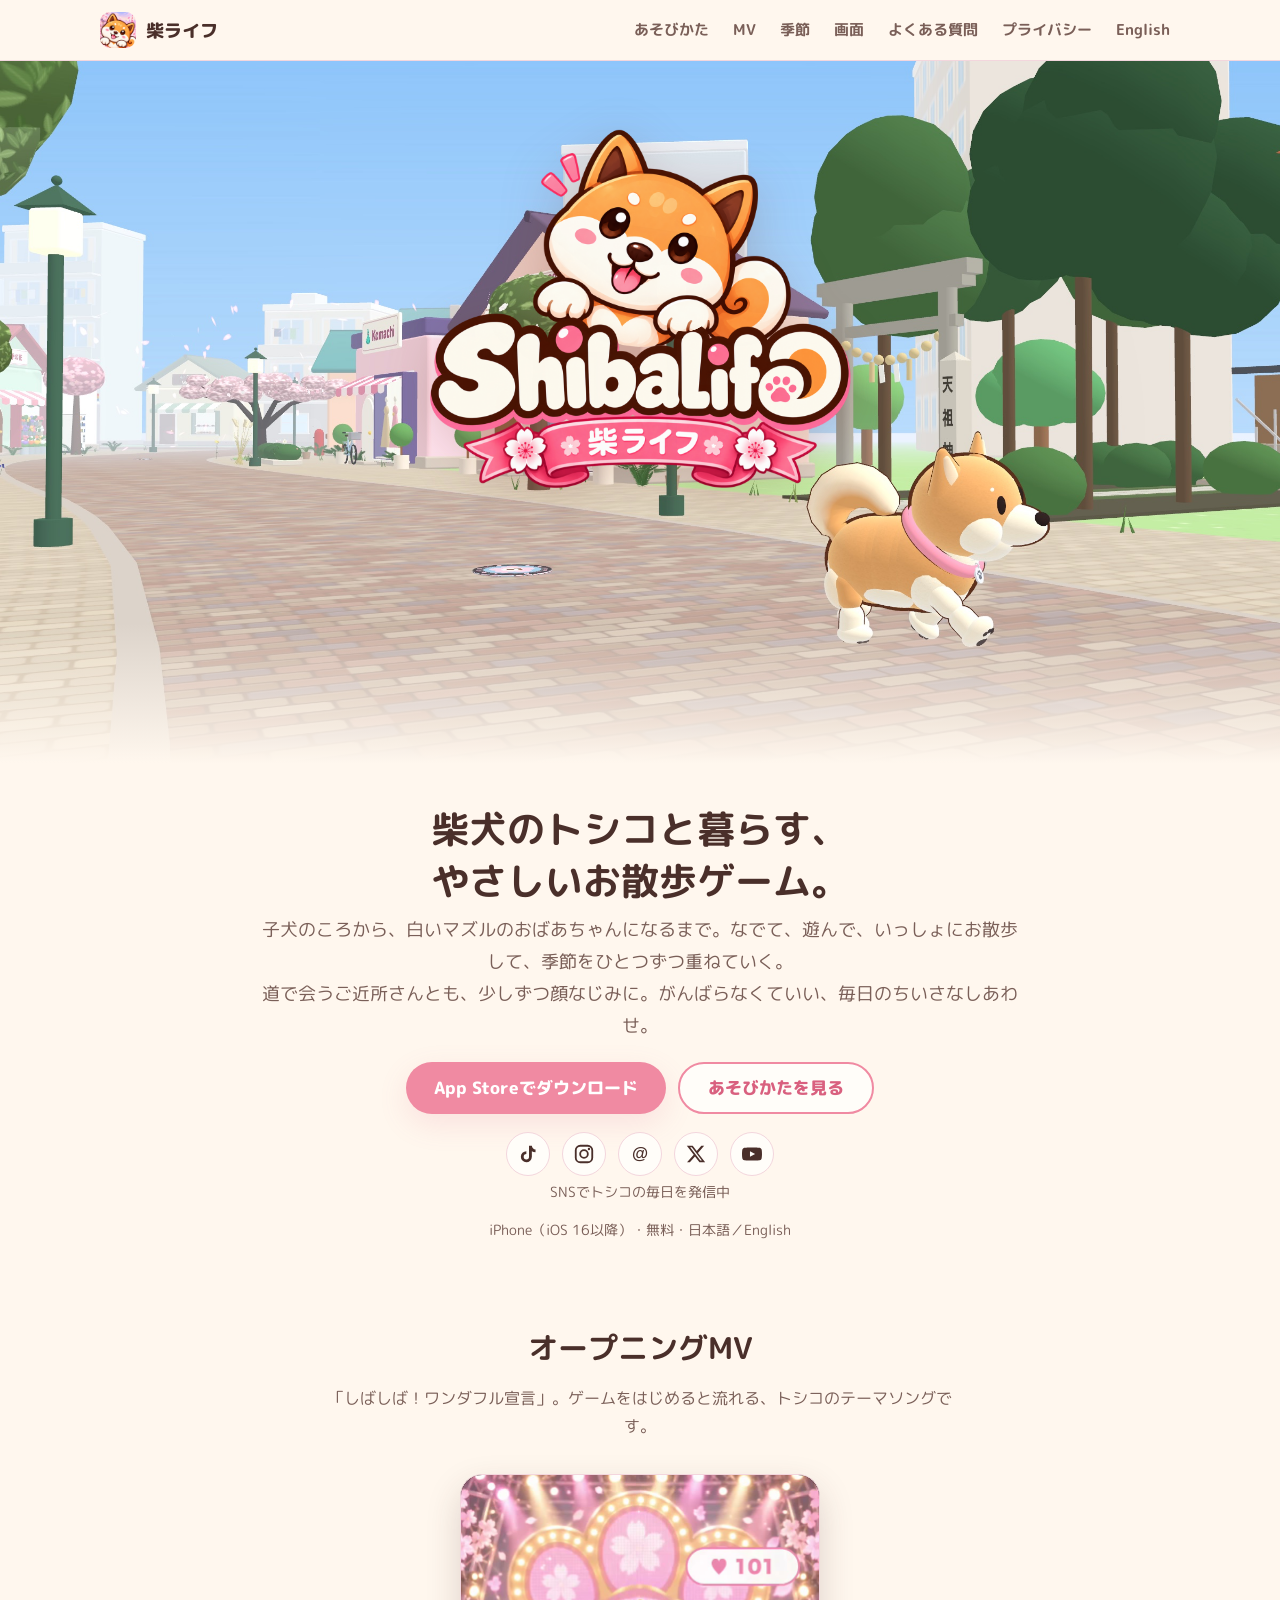
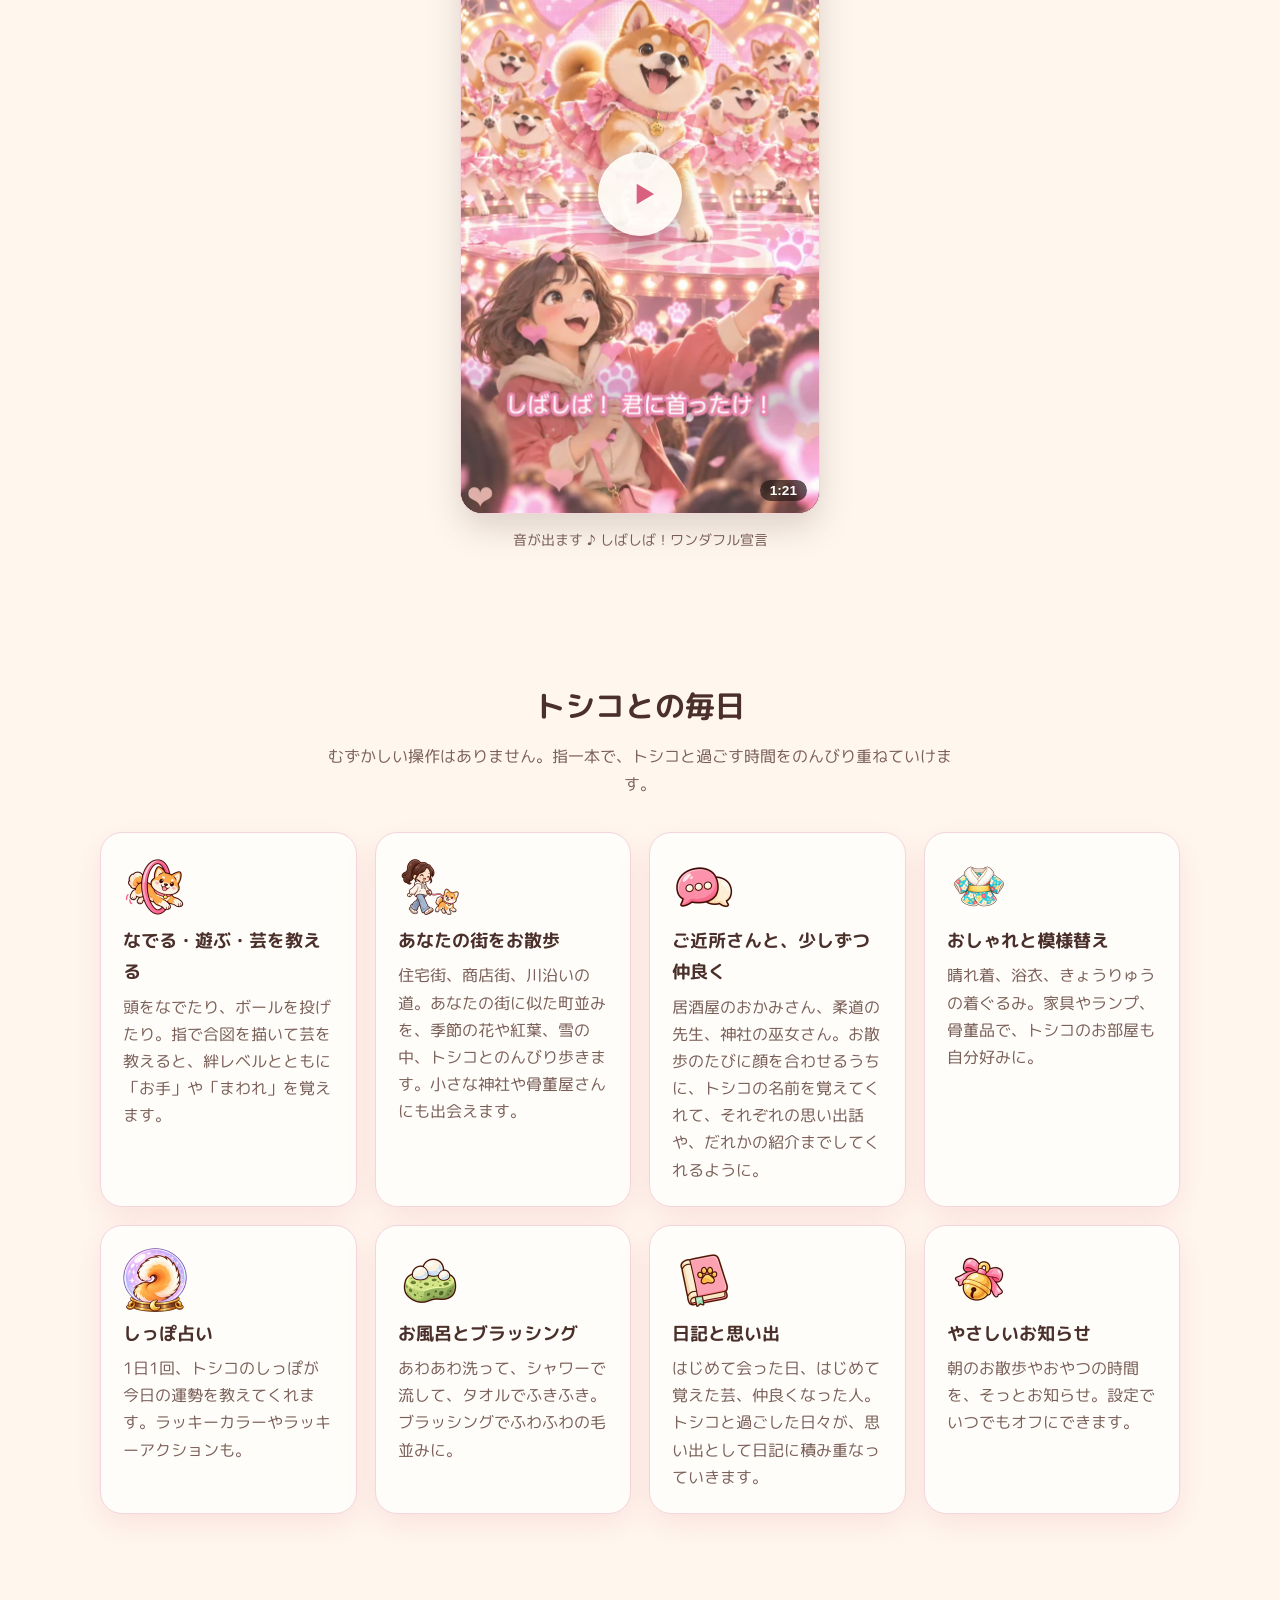
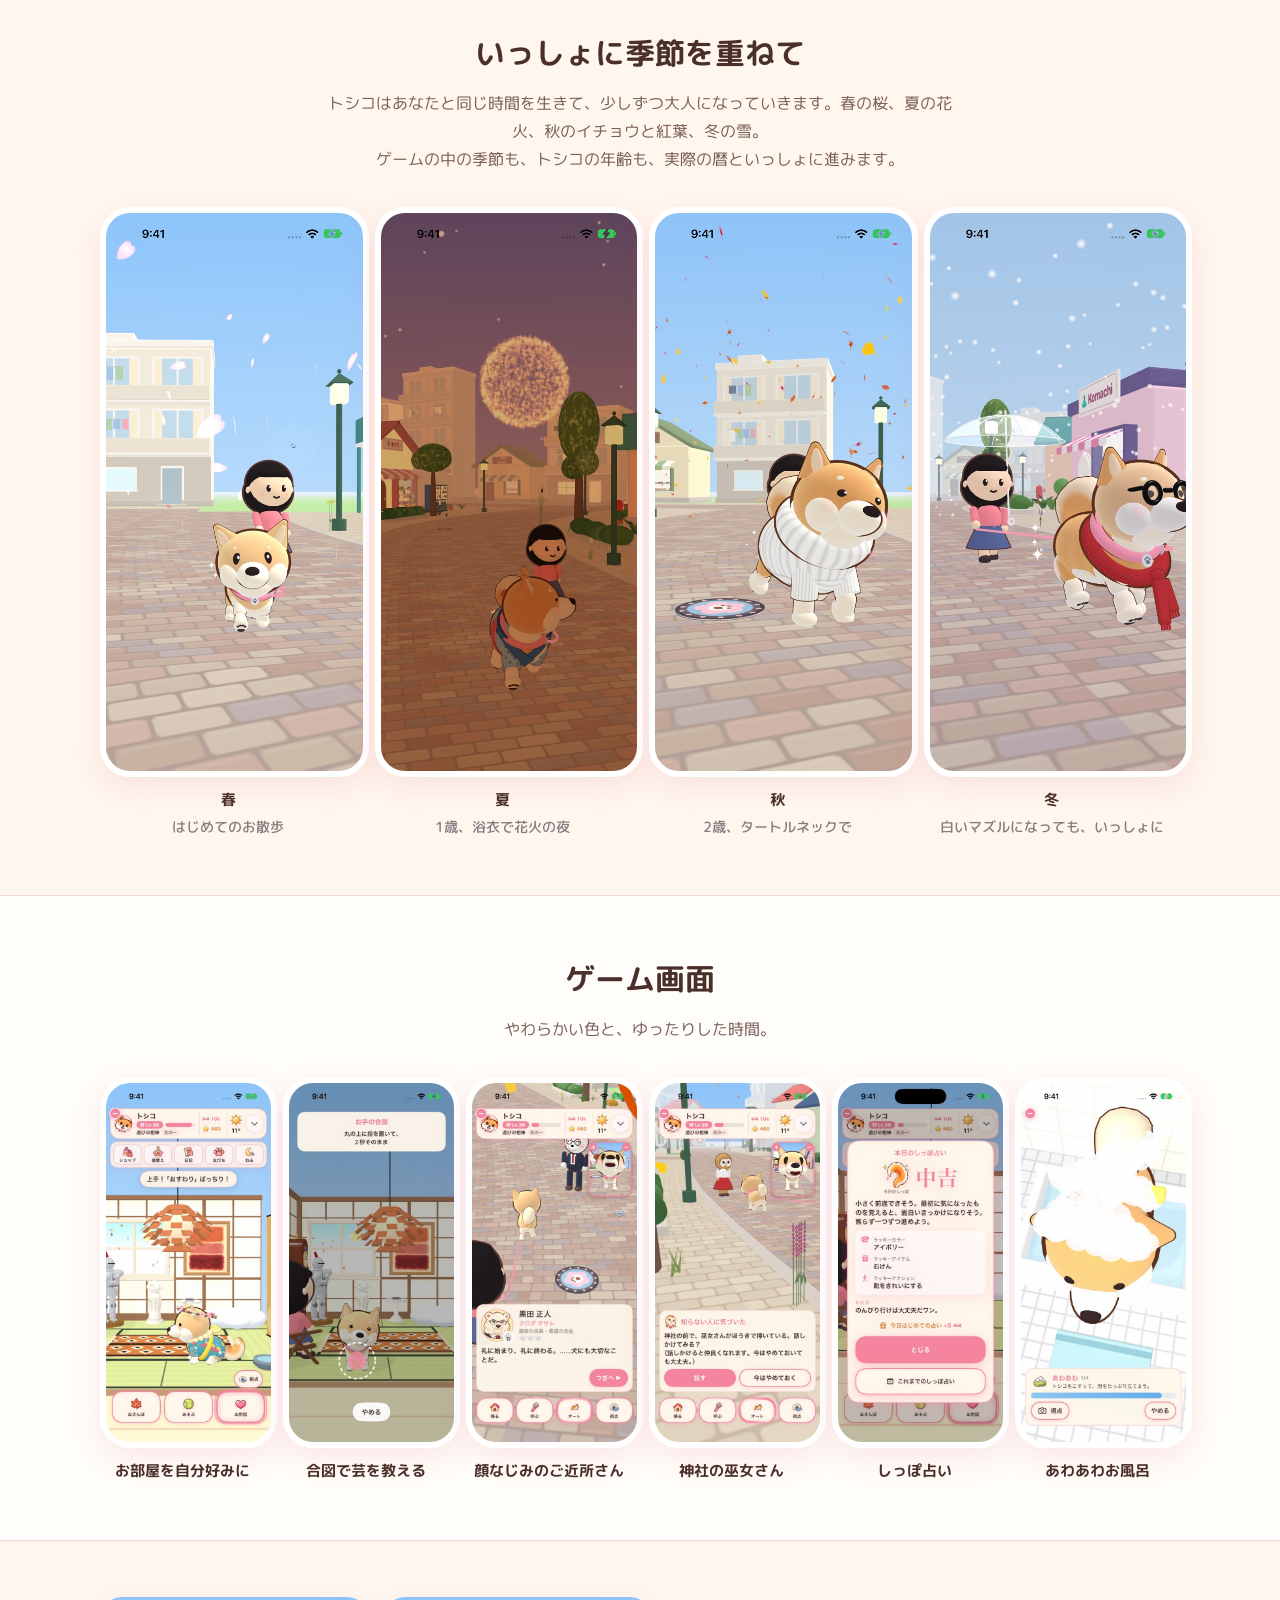
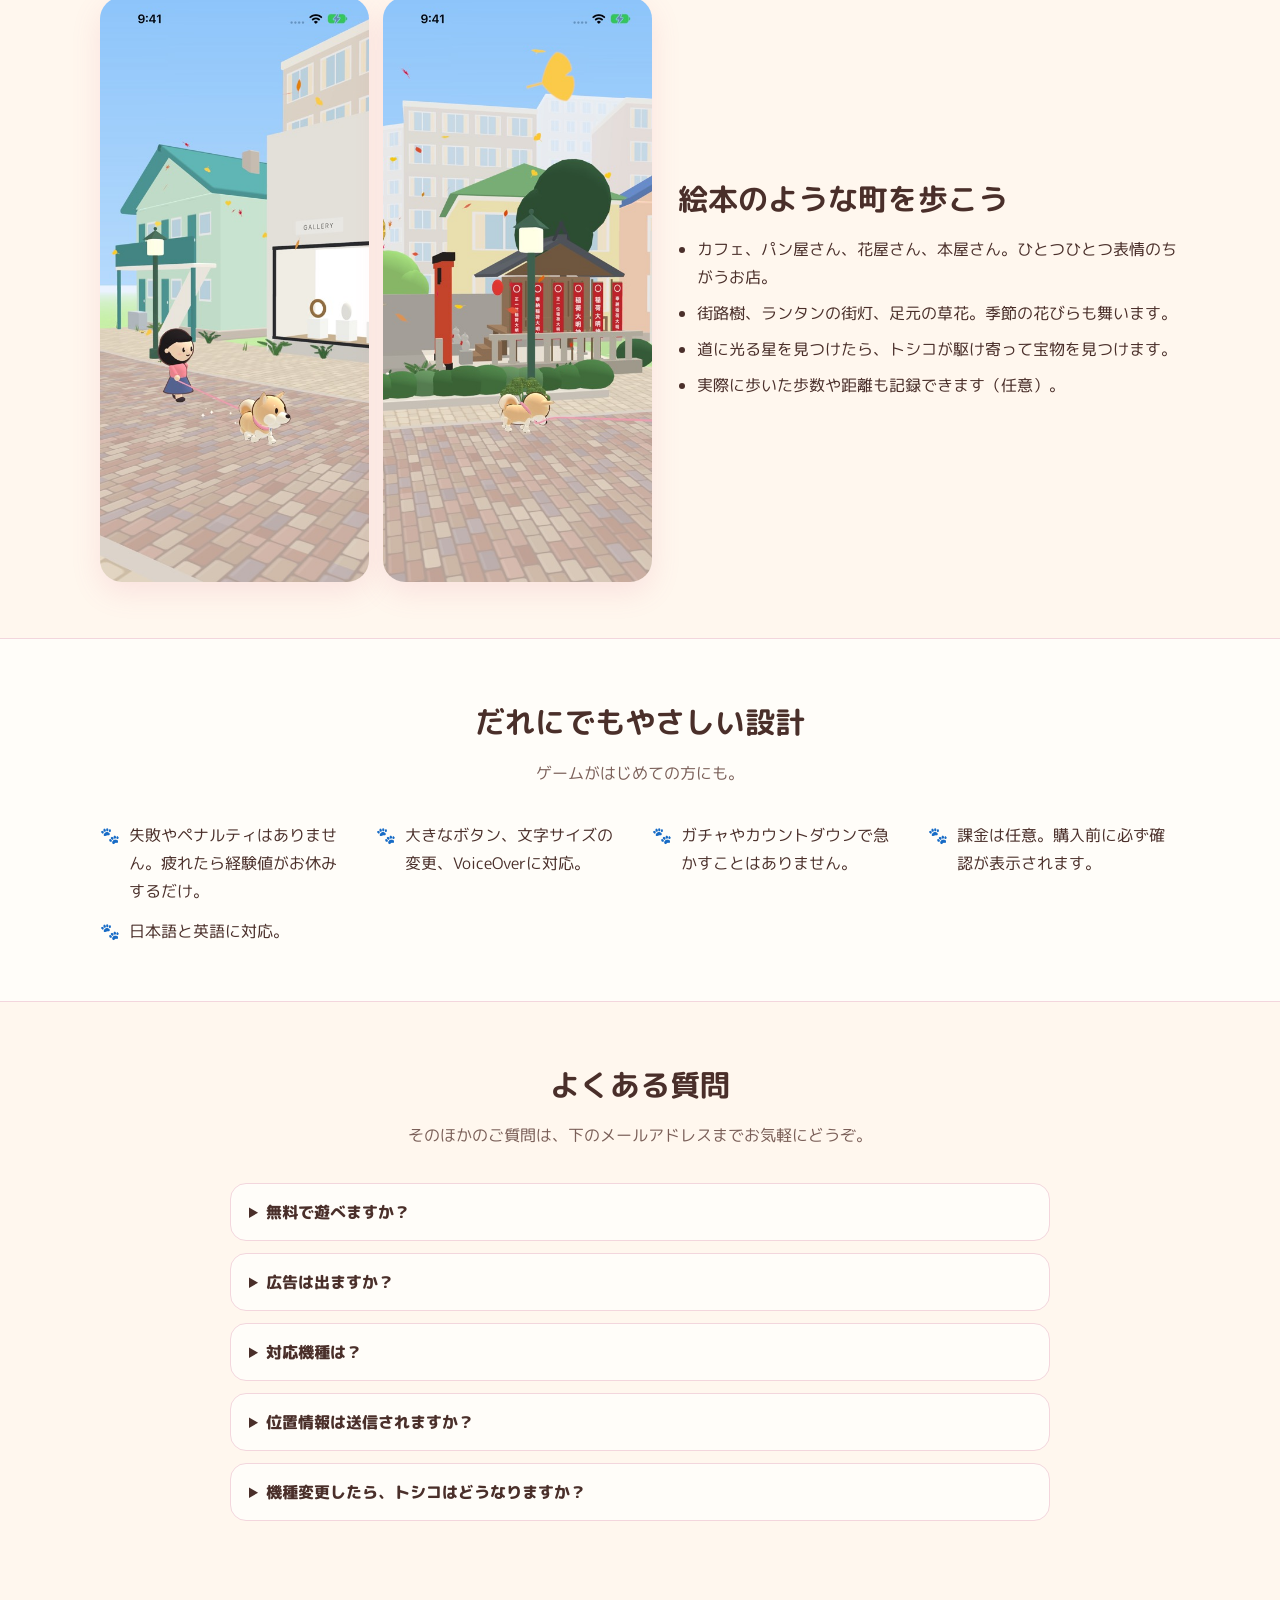
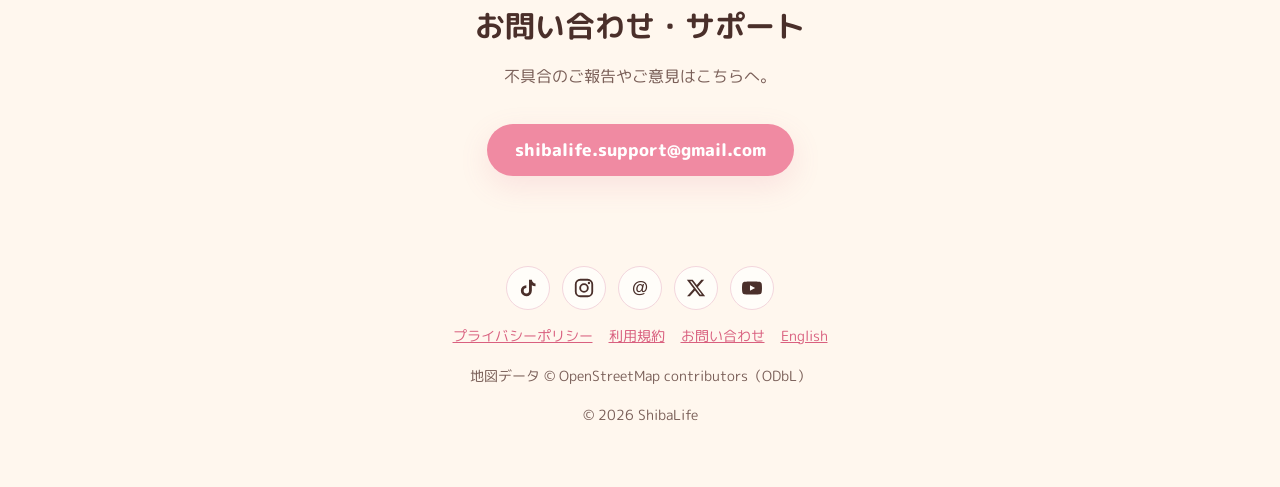
<file: index.html>
<!doctype html>
<html lang="ja">
<head>
<meta charset="utf-8">
<meta name="viewport" content="width=device-width, initial-scale=1">
<title>柴ライフ ShibaLife ｜ 柴犬トシコと暮らす、無料のやさしいお散歩ゲーム（iPhone）</title>
<meta name="description" content="柴ライフ（ShibaLife）は、柴犬のトシコと暮らすiPhone向けの無料のやさしいお散歩ゲーム。子犬から年を重ねるトシコと、季節をめぐり、ご近所さんと仲良くなりながら、あなたの街に似た町をいっしょにお散歩。失敗もペナルティもない、だれにでもやさしい設計です。">
<meta name="keywords" content="柴犬,柴犬ゲーム,犬ゲーム,お散歩ゲーム,育成ゲーム,iPhoneゲーム,癒しゲーム,東京,ShibaLife,柴ライフ">
<meta name="apple-itunes-app" content="app-id=6815152223">
<meta name="robots" content="index, follow, max-image-preview:large">
<link rel="canonical" href="https://shibalife.jp/">
<link rel="alternate" hreflang="ja" href="https://shibalife.jp/">
<link rel="alternate" hreflang="en" href="https://shibalife.jp/en/">
<link rel="alternate" hreflang="x-default" href="https://shibalife.jp/">
<meta name="theme-color" content="#fdf1f3">
<link rel="icon" type="image/png" href="/img/favicon.png">
<link rel="apple-touch-icon" href="/img/apple-touch-icon.png">
<meta property="og:type" content="website">
<meta property="og:site_name" content="柴ライフ ShibaLife">
<meta property="og:title" content="柴ライフ ShibaLife ｜ 柴犬トシコと暮らすお散歩ゲーム">
<meta property="og:description" content="柴犬のトシコと暮らす、やさしいiPhoneゲーム。なでて、遊んで、あなたの街をいっしょにお散歩。">
<meta property="og:url" content="https://shibalife.jp/">
<meta property="og:image" content="https://shibalife.jp/img/og.jpg">
<meta property="og:image:width" content="1200">
<meta property="og:image:height" content="630">
<meta property="og:image:alt" content="柴ライフ ShibaLife：柴犬のトシコと桜の町並み">
<meta property="og:locale" content="ja_JP">
<meta property="og:locale:alternate" content="en_US">
<meta name="twitter:card" content="summary_large_image">
<meta name="twitter:site" content="@shibalifeJPN">
<meta name="twitter:title" content="柴ライフ ShibaLife">
<meta name="twitter:description" content="柴犬トシコと暮らす、やさしいお散歩ゲーム（iPhone）">
<meta name="twitter:image" content="https://shibalife.jp/img/og.jpg">
<link rel="preconnect" href="https://fonts.googleapis.com">
<link rel="preconnect" href="https://fonts.gstatic.com" crossorigin>
<link href="https://fonts.googleapis.com/css2?family=M+PLUS+Rounded+1c:wght@500;700;800&display=swap" rel="stylesheet">
<link rel="stylesheet" href="/style.css">
<script type="application/ld+json">
{
  "@context": "https://schema.org",
  "@type": "MobileApplication",
  "name": "柴ライフ ShibaLife",
  "alternateName": ["ShibaLife", "柴ライフ", "Shiba Life - Toshiko's Story"],
  "operatingSystem": "iOS 16.0以降",
  "applicationCategory": "GameApplication",
  "genre": "シミュレーション",
  "inLanguage": ["ja", "en"],
  "description": "柴犬のトシコと暮らす、やさしいお散歩ゲーム。子犬から年を重ねるトシコと季節をめぐり、ご近所さんと仲良くなりながら、あなたの街をいっしょにお散歩。",
  "image": "https://shibalife.jp/img/og.jpg",
  "screenshot": ["https://shibalife.jp/img/s_ja_room.jpg", "https://shibalife.jp/img/s_ja_trick.jpg", "https://shibalife.jp/img/s_ja_neighbor.jpg", "https://shibalife.jp/img/s_ja_shrine.jpg", "https://shibalife.jp/img/s_ja_fortune.jpg", "https://shibalife.jp/img/s_ja_bath.jpg"],
  "installUrl": "https://apps.apple.com/jp/app/id6815152223",
  "offers": { "@type": "Offer", "price": "0", "priceCurrency": "JPY" },
  "datePublished": "2026-10-07",
  "softwareVersion": "1.0",
  "publisher": { "@id": "https://shibalife.jp/#org" },
  "sameAs": ["https://apps.apple.com/jp/app/id6815152223"],
  "url": "https://shibalife.jp/"
}
</script>
<script type="application/ld+json">
{
  "@context": "https://schema.org",
  "@type": "FAQPage",
  "mainEntity": [
    {"@type": "Question", "name": "無料で遊べますか？", "acceptedAnswer": {"@type": "Answer", "text": "はい、無料で最後まで遊べます。見た目アイテム用の「ホシ」を任意で購入できるほか、広告が表示されなくなり、入会時と毎月ホシがもらえる「SLケネルクラブ」（月額¥500）もあります（ホシの数は購入画面に表示されます）。遊びの進み方は変わりません。"}},
    {"@type": "Question", "name": "広告は出ますか？", "acceptedAnswer": {"@type": "Answer", "text": "本アプリは広告を表示する場合があります（動画広告、全画面広告、バナー広告など）。広告の表示形式は今後変わることがあります。「SLケネルクラブ」に入会すると広告は表示されません。購入は任意で、購入前に必ず確認が表示されます。"}},
    {"@type": "Question", "name": "対応機種は？", "acceptedAnswer": {"@type": "Answer", "text": "iOS 16.0以降のiPhone（iPhone X以降）に対応しています。"}},
    {"@type": "Question", "name": "位置情報は送信されますか？", "acceptedAnswer": {"@type": "Answer", "text": "正確な位置は端末の外へ送りません。天気と街並みを調べるときだけ、約1kmに丸めたおおまかな範囲を使います。"}}
  ]
}
</script>
<script type="application/ld+json">
{
  "@context": "https://schema.org",
  "@graph": [
    {
      "@type": "Organization",
      "@id": "https://shibalife.jp/#org",
      "name": "ShibaLife 柴ライフ",
      "url": "https://shibalife.jp/",
      "logo": "https://shibalife.jp/img/apple-touch-icon.png",
      "email": "shibalife.support@gmail.com",
      "sameAs": ["https://www.tiktok.com/@shibalife_official", "https://www.instagram.com/shibalife_official/", "https://www.threads.net/@shibalife_official", "https://x.com/shibalifeJPN", "https://www.youtube.com/@ShibaLifeJP", "https://apps.apple.com/jp/app/id6815152223"]
    },
    {
      "@type": "WebSite",
      "@id": "https://shibalife.jp/#site",
      "url": "https://shibalife.jp/",
      "name": "柴ライフ ShibaLife",
      "inLanguage": "ja",
      "publisher": { "@id": "https://shibalife.jp/#org" }
    }
  ]
}
</script>
</head>
<body>
<header class="top">
  <div class="wrap">
    <a class="brand" href="/"><img src="/img/apple-touch-icon.png" alt="" width="36" height="36">柴ライフ</a>
    <nav aria-label="メニュー">
      <a href="#features">あそびかた</a>
      <a class="hide-sm" href="#mv">MV</a>
      <a class="hide-sm" href="#seasons">季節</a>
      <a class="hide-sm" href="#screens">画面</a>
      <a class="hide-sm" href="#faq">よくある質問</a>
      <a class="hide-sm" href="/privacy.html">プライバシー</a>
      <a href="/en/" hreflang="en" lang="en">English</a>
    </nav>
  </div>
</header>

<main>
  <div class="hero">
    <div class="scene wide wide-only">
      <img src="/img/hero_street.jpg" srcset="/img/hero_street_1200.jpg 1200w, /img/hero_street.jpg 2400w" sizes="100vw" width="2400" height="1350" alt="桜の咲く町並みを散歩する柴犬のトシコ。うしろに小さな神社の鳥居" fetchpriority="high">
      <div class="lockup" aria-hidden="true">
        <img class="dog" src="/img/toshiko.png" width="800" height="800" alt="">
        <img class="paws" src="/img/toshiko.png" width="800" height="800" alt="">
        <img class="logo" src="/img/logo.png" width="1400" height="505" alt="">
        <img class="ribbon" src="/img/ribbon.png" width="1100" height="367" alt="">
      </div>
    </div>
    <div class="scene tall-only">
      <img src="/img/hero_title.jpg" width="1206" height="1250" alt="柴ライフ ShibaLife のタイトル画面：桜と東京の街並み、ロゴから顔をのぞかせるトシコ">
    </div>
    <div class="cta-band reveal">
      <div class="wrap">
        <h1>柴犬のトシコと暮らす、<br>やさしいお散歩ゲーム。</h1>
        <p class="lead">子犬のころから、白いマズルのおばあちゃんになるまで。なでて、遊んで、いっしょにお散歩して、季節をひとつずつ重ねていく。<br>道で会うご近所さんとも、少しずつ顔なじみに。がんばらなくていい、毎日のちいさなしあわせ。</p>
        <div class="btns">
          <a class="btn" href="https://apps.apple.com/jp/app/id6815152223">App Storeでダウンロード</a>
          <a class="btn ghost" href="#features">あそびかたを見る</a>
        </div>
        <div class="social"><a href="https://www.tiktok.com/@shibalife_official" rel="me noopener" target="_blank" aria-label="TikTokで柴ライフをフォロー" title="TikTok @shibalife_official"><svg viewBox="0 0 24 24" aria-hidden="true"><path d="M16.2 3c.3 2.3 1.7 3.9 4 4.1v3.1c-1.5 0-2.9-.4-4-1.2v6.1A6 6 0 1 1 10.2 9v3.1a2.9 2.9 0 1 0 2.9 2.9V3h3.1z"/></svg></a><a href="https://www.instagram.com/shibalife_official/" rel="me noopener" target="_blank" aria-label="Instagramで柴ライフをフォロー" title="Instagram @shibalife_official"><svg viewBox="0 0 24 24" aria-hidden="true"><rect x="3" y="3" width="18" height="18" rx="5" fill="none" stroke="currentColor" stroke-width="2"/><circle cx="12" cy="12" r="4.2" fill="none" stroke="currentColor" stroke-width="2"/><circle cx="17.4" cy="6.6" r="1.3"/></svg></a><a href="https://www.threads.net/@shibalife_official" rel="me noopener" target="_blank" aria-label="Threadsで柴ライフをフォロー" title="Threads @shibalife_official"><svg viewBox="0 0 24 24" aria-hidden="true"><text x="12" y="17.5" text-anchor="middle" font-size="18" font-weight="700" font-family="Arial, sans-serif">@</text></svg></a><a href="https://x.com/shibalifeJPN" rel="me noopener" target="_blank" aria-label="Xで柴ライフをフォロー" title="X @shibalifeJPN"><svg viewBox="0 0 24 24" aria-hidden="true"><path d="M17.8 3h3.1l-6.8 7.8L22 21h-6.2l-4.9-6.4L5.3 21H2.2l7.3-8.3L2 3h6.4l4.4 5.8L17.8 3zm-1.1 16.2h1.7L7.4 4.7H5.6l11.1 14.5z"/></svg></a><a href="https://www.youtube.com/@ShibaLifeJP" rel="me noopener" target="_blank" aria-label="YouTubeで柴ライフをフォロー" title="YouTube @ShibaLifeJP"><svg viewBox="0 0 24 24" aria-hidden="true"><path d="M22.5 7.2a2.8 2.8 0 0 0-2-2C18.8 4.8 12 4.8 12 4.8s-6.8 0-8.5.4a2.8 2.8 0 0 0-2 2C1.1 8.9 1.1 12 1.1 12s0 3.1.4 4.8a2.8 2.8 0 0 0 2 2c1.7.4 8.5.4 8.5.4s6.8 0 8.5-.4a2.8 2.8 0 0 0 2-2c.4-1.7.4-4.8.4-4.8s0-3.1-.4-4.8zM9.8 15.1V8.9l5.6 3.1-5.6 3.1z"/></svg></a></div>
        <p class="note follow">SNSでトシコの毎日を発信中</p>
        <p class="note">iPhone（iOS 16以降）・無料・日本語／English</p>
      </div>
    </div>
  </div>

  <section data-reveal id="mv">
    <div class="wrap">
      <h2>オープニングMV</h2>
      <p class="sub">「しばしば！ワンダフル宣言」。ゲームをはじめると流れる、トシコのテーマソングです。</p>
      <div class="mv">
        <button class="mv-play" type="button" data-src="/mv/wonderful/index.m3u8" aria-label="オープニングMV「しばしば！ワンダフル宣言」を再生（1分21秒・音が出ます）">
          <img src="/mv/wonderful/poster.jpg" width="720" height="1280" loading="lazy" alt="">
          <span class="mv-btn" aria-hidden="true"><svg viewBox="0 0 24 24"><path d="M8 5.5v13l11-6.5z"/></svg></span>
          <span class="mv-len">1:21</span>
        </button>
      </div>
      <p class="note mv-note">音が出ます ♪ しばしば！ワンダフル宣言</p>
    </div>
  </section>

  <section data-reveal id="features">
    <div class="wrap">
      <h2>トシコとの毎日</h2>
      <p class="sub">むずかしい操作はありません。指一本で、トシコと過ごす時間をのんびり重ねていけます。</p>
      <div class="cards">
        <article class="card"><img class="ic" src="/img/ic/training.png" width="64" height="64" alt=""><h3>なでる・遊ぶ・芸を教える</h3><p>頭をなでたり、ボールを投げたり。指で合図を描いて芸を教えると、絆レベルとともに「お手」や「まわれ」を覚えます。</p></article>
        <article class="card"><img class="ic" src="/img/ic/walking.png" width="64" height="64" alt=""><h3>あなたの街をお散歩</h3><p>住宅街、商店街、川沿いの道。あなたの街に似た町並みを、季節の花や紅葉、雪の中、トシコとのんびり歩きます。小さな神社や骨董屋さんにも出会えます。</p></article>
        <article class="card"><img class="ic" src="/img/ic/chat.png" width="64" height="64" alt=""><h3>ご近所さんと、少しずつ仲良く</h3><p>居酒屋のおかみさん、柔道の先生、神社の巫女さん。お散歩のたびに顔を合わせるうちに、トシコの名前を覚えてくれて、それぞれの思い出話や、だれかの紹介までしてくれるように。</p></article>
        <article class="card"><img class="ic" src="/img/ic/floral_kimono.png" width="64" height="64" alt=""><h3>おしゃれと模様替え</h3><p>晴れ着、浴衣、きょうりゅうの着ぐるみ。家具やランプ、骨董品で、トシコのお部屋も自分好みに。</p></article>
        <article class="card"><img class="ic" src="/img/ic/fortune.png" width="64" height="64" alt=""><h3>しっぽ占い</h3><p>1日1回、トシコのしっぽが今日の運勢を教えてくれます。ラッキーカラーやラッキーアクションも。</p></article>
        <article class="card"><img class="ic" src="/img/ic/lather.png" width="64" height="64" alt=""><h3>お風呂とブラッシング</h3><p>あわあわ洗って、シャワーで流して、タオルでふきふき。ブラッシングでふわふわの毛並みに。</p></article>
        <article class="card"><img class="ic" src="/img/ic/diary.png" width="64" height="64" alt=""><h3>日記と思い出</h3><p>はじめて会った日、はじめて覚えた芸、仲良くなった人。トシコと過ごした日々が、思い出として日記に積み重なっていきます。</p></article>
        <article class="card"><img class="ic" src="/img/ic/little_bell.png" width="64" height="64" alt=""><h3>やさしいお知らせ</h3><p>朝のお散歩やおやつの時間を、そっとお知らせ。設定でいつでもオフにできます。</p></article>
      </div>
    </div>
  </section>

  <section data-reveal id="seasons">
    <div class="wrap">
      <h2>いっしょに季節を重ねて</h2>
      <p class="sub">トシコはあなたと同じ時間を生きて、少しずつ大人になっていきます。春の桜、夏の花火、秋のイチョウと紅葉、冬の雪。<br>ゲームの中の季節も、トシコの年齢も、実際の暦といっしょに進みます。</p>
      <div class="shots four">
        <figure><img src="/img/season_spring.jpg" width="506" height="1100" loading="lazy" alt="桜の花びらが舞う春の道を、首輪とリードだけの子犬のトシコが歩く"><figcaption>春<small>はじめてのお散歩</small></figcaption></figure>
        <figure><img src="/img/season_summer.jpg" width="506" height="1100" loading="lazy" alt="花火が上がる夏の夕暮れ、浴衣を着た1歳のトシコ"><figcaption>夏<small>1歳、浴衣で花火の夜</small></figcaption></figure>
        <figure><img src="/img/season_autumn.jpg" width="506" height="1100" loading="lazy" alt="黄色いイチョウと紅葉の葉が舞う秋の道、白いリブのタートルネックを着た2歳のトシコ"><figcaption>秋<small>2歳、タートルネックで</small></figcaption></figure>
        <figure><img src="/img/season_winter.jpg" width="506" height="1100" loading="lazy" alt="雪の中、マフラーと黒ぶちめがねの、マズルが白くなったトシコ"><figcaption>冬<small>白いマズルになっても、いっしょに</small></figcaption></figure>
      </div>
    </div>
  </section>

  <section data-reveal id="screens" style="background: var(--paper); border-block: 1.5px solid var(--line);">
    <div class="wrap">
      <h2>ゲーム画面</h2>
      <p class="sub">やわらかい色と、ゆったりした時間。</p>
      <div class="shots">
        <figure><img src="/img/s_ja_room.jpg" width="506" height="1100" loading="lazy" alt="家具や骨董品を飾った和室で、晴れ着と花かんむりのトシコ"><figcaption>お部屋を自分好みに</figcaption></figure>
        <figure><img src="/img/s_ja_trick.jpg" width="506" height="1100" loading="lazy" alt="丸の上に指を置いて「お手」を教える画面"><figcaption>合図で芸を教える</figcaption></figure>
        <figure><img src="/img/s_ja_neighbor.jpg" width="506" height="1100" loading="lazy" alt="柔道の先生、黒田正人さんと話すお散歩中の場面"><figcaption>顔なじみのご近所さん</figcaption></figure>
        <figure><img src="/img/s_ja_shrine.jpg" width="506" height="1100" loading="lazy" alt="神社の前で掃除をする巫女さんに出会う場面"><figcaption>神社の巫女さん</figcaption></figure>
        <figure><img src="/img/s_ja_fortune.jpg" width="506" height="1100" loading="lazy" alt="しっぽ占いの結果。中吉とラッキーカラー"><figcaption>しっぽ占い</figcaption></figure>
        <figure><img src="/img/s_ja_bath.jpg" width="506" height="1100" loading="lazy" alt="お風呂で泡だらけのトシコ"><figcaption>あわあわお風呂</figcaption></figure>
      </div>
    </div>
  </section>

  <section data-reveal id="town">
    <div class="wrap town">
      <div class="pics">
        <img src="/img/town_street.jpg" width="460" height="1000" loading="lazy" alt="キャットストリートの小さなギャラリーの前を歩くトシコ">
        <img src="/img/town_aerial.jpg" width="460" height="1000" loading="lazy" alt="赤いのぼりが立つ、お散歩道の小さな神社">
      </div>
      <div>
        <h2 style="text-align:left">絵本のような町を歩こう</h2>
        <ul>
          <li>カフェ、パン屋さん、花屋さん、本屋さん。ひとつひとつ表情のちがうお店。</li>
          <li>街路樹、ランタンの街灯、足元の草花。季節の花びらも舞います。</li>
          <li>道に光る星を見つけたら、トシコが駆け寄って宝物を見つけます。</li>
          <li>実際に歩いた歩数や距離も記録できます（任意）。</li>
        </ul>
      </div>
    </div>
  </section>

  <section data-reveal class="promise">
    <div class="wrap">
      <h2>だれにでもやさしい設計</h2>
      <p class="sub">ゲームがはじめての方にも。</p>
      <ul>
        <li>失敗やペナルティはありません。疲れたら経験値がお休みするだけ。</li>
        <li>大きなボタン、文字サイズの変更、VoiceOverに対応。</li>
        <li>ガチャやカウントダウンで急かすことはありません。</li>
        <li>課金は任意。購入前に必ず確認が表示されます。</li>
        <li>日本語と英語に対応。</li>
      </ul>
    </div>
  </section>

  <section id="faq">
    <div class="wrap" style="max-width: 820px;">
      <h2>よくある質問</h2>
      <p class="sub">そのほかのご質問は、下のメールアドレスまでお気軽にどうぞ。</p>
      <details><summary>無料で遊べますか？</summary><p>はい、無料で最後まで遊べます。見た目アイテム用の「ホシ」を任意で購入できるほか、広告が表示されなくなり、入会時と毎月ホシがもらえる「SLケネルクラブ」（月額¥500）もあります（ホシの数は購入画面に表示されます）。遊びの進み方は変わりません。</p></details>
      <details><summary>広告は出ますか？</summary><p>本アプリは広告を表示する場合があります（動画広告、全画面広告、バナー広告など）。広告の表示形式は今後変わることがあります。「SLケネルクラブ」に入会すると広告は表示されません。購入は任意で、購入前に必ず確認が表示されます。</p></details>
      <details><summary>対応機種は？</summary><p>iOS 16.0以降のiPhone（iPhone X以降）に対応しています。</p></details>
      <details><summary>位置情報は送信されますか？</summary><p>正確な位置は端末の外へ送りません。天気と街並みを調べるときだけ、約1kmに丸めたおおまかな範囲を使います。くわしくは<a href="/privacy.html">プライバシーポリシー</a>をご覧ください。</p></details>
      <details><summary>機種変更したら、トシコはどうなりますか？</summary><p>設定の「引き継ぎ・バックアップ」で引き継ぎコードを作れば、新しいiPhoneでコードを入力するだけで、性格・レベル・アイテム・日記まで、そのままトシコを連れていけます。ファイルに保存しておくこともできます。</p></details>
    </div>
  </section>

  <section id="support" style="padding-top: 10px;">
    <div class="wrap" style="text-align:center">
      <h2>お問い合わせ・サポート</h2>
      <p class="sub">不具合のご報告やご意見はこちらへ。</p>
      <a class="btn" href="mailto:shibalife.support@gmail.com">shibalife.support@gmail.com</a>
    </div>
  </section>
</main>

<footer>
  <div class="wrap">
    <div class="social small"><a href="https://www.tiktok.com/@shibalife_official" rel="me noopener" target="_blank" aria-label="TikTokで柴ライフをフォロー" title="TikTok @shibalife_official"><svg viewBox="0 0 24 24" aria-hidden="true"><path d="M16.2 3c.3 2.3 1.7 3.9 4 4.1v3.1c-1.5 0-2.9-.4-4-1.2v6.1A6 6 0 1 1 10.2 9v3.1a2.9 2.9 0 1 0 2.9 2.9V3h3.1z"/></svg></a><a href="https://www.instagram.com/shibalife_official/" rel="me noopener" target="_blank" aria-label="Instagramで柴ライフをフォロー" title="Instagram @shibalife_official"><svg viewBox="0 0 24 24" aria-hidden="true"><rect x="3" y="3" width="18" height="18" rx="5" fill="none" stroke="currentColor" stroke-width="2"/><circle cx="12" cy="12" r="4.2" fill="none" stroke="currentColor" stroke-width="2"/><circle cx="17.4" cy="6.6" r="1.3"/></svg></a><a href="https://www.threads.net/@shibalife_official" rel="me noopener" target="_blank" aria-label="Threadsで柴ライフをフォロー" title="Threads @shibalife_official"><svg viewBox="0 0 24 24" aria-hidden="true"><text x="12" y="17.5" text-anchor="middle" font-size="18" font-weight="700" font-family="Arial, sans-serif">@</text></svg></a><a href="https://x.com/shibalifeJPN" rel="me noopener" target="_blank" aria-label="Xで柴ライフをフォロー" title="X @shibalifeJPN"><svg viewBox="0 0 24 24" aria-hidden="true"><path d="M17.8 3h3.1l-6.8 7.8L22 21h-6.2l-4.9-6.4L5.3 21H2.2l7.3-8.3L2 3h6.4l4.4 5.8L17.8 3zm-1.1 16.2h1.7L7.4 4.7H5.6l11.1 14.5z"/></svg></a><a href="https://www.youtube.com/@ShibaLifeJP" rel="me noopener" target="_blank" aria-label="YouTubeで柴ライフをフォロー" title="YouTube @ShibaLifeJP"><svg viewBox="0 0 24 24" aria-hidden="true"><path d="M22.5 7.2a2.8 2.8 0 0 0-2-2C18.8 4.8 12 4.8 12 4.8s-6.8 0-8.5.4a2.8 2.8 0 0 0-2 2C1.1 8.9 1.1 12 1.1 12s0 3.1.4 4.8a2.8 2.8 0 0 0 2 2c1.7.4 8.5.4 8.5.4s6.8 0 8.5-.4a2.8 2.8 0 0 0 2-2c.4-1.7.4-4.8.4-4.8s0-3.1-.4-4.8zM9.8 15.1V8.9l5.6 3.1-5.6 3.1z"/></svg></a></div>
    <nav><a href="/privacy.html">プライバシーポリシー</a><a href="/terms.html">利用規約</a><a href="mailto:shibalife.support@gmail.com">お問い合わせ</a><a href="/en/" hreflang="en" lang="en">English</a></nav>
    <p>地図データ © OpenStreetMap contributors（ODbL）</p>
    <p>© 2026 ShibaLife</p>
  </div>
</footer>
<script>
  // Sections fade in as they scroll into view.
  (function () {
    var els = document.querySelectorAll('.reveal, [data-reveal] > .wrap');
    els.forEach(function (e) { e.classList.add('reveal'); });
    if (!('IntersectionObserver' in window)) { els.forEach(function (e) { e.classList.add('in'); }); return; }
    var io = new IntersectionObserver(function (es) {
      es.forEach(function (x) { if (x.isIntersecting) { x.target.classList.add('in'); io.unobserve(x.target); } });
    }, { threshold: 0, rootMargin: '0px 0px -8% 0px' });
    els.forEach(function (e) { io.observe(e); });
    // Safety net: never leave anything hidden (fast jumps, old browsers, screenshots, crawlers).
    setTimeout(function () { els.forEach(function (e) { e.classList.add('in'); }); }, 2500);
  })();
</script>
<script>
  // The opening MV: a self-hosted HLS stream (two sizes, the player picks by connection). Safari and iPhone play
  // it natively; other browsers load hls.js (self-hosted) only when Play is pressed. No YouTube, no tracking.
  (function () {
    var b = document.querySelector('.mv-play'); if (!b) return;
    b.addEventListener('click', function () {
      var v = document.createElement('video');
      v.controls = true; v.playsInline = true; v.setAttribute('playsinline', ''); v.poster = b.querySelector('img').src;
      v.className = 'mv-video'; v.setAttribute('aria-label', b.getAttribute('aria-label'));
      b.replaceWith(v);
      var src = b.dataset.src, go = function () { var p = v.play(); if (p && p.catch) p.catch(function () {}); };
      if (v.canPlayType('application/vnd.apple.mpegurl')) { v.src = src; go(); return; }
      var s = document.createElement('script'); s.src = '/js/hls.light.min.js';
      s.onload = function () {
        if (!window.Hls || !window.Hls.isSupported()) { v.src = src; return; }
        var h = new window.Hls({ capLevelToPlayerSize: true }); h.loadSource(src); h.attachMedia(v);
        h.on(window.Hls.Events.MANIFEST_PARSED, go);
      };
      document.head.appendChild(s);
    });
  })();
</script>
</body>
</html>
</file>
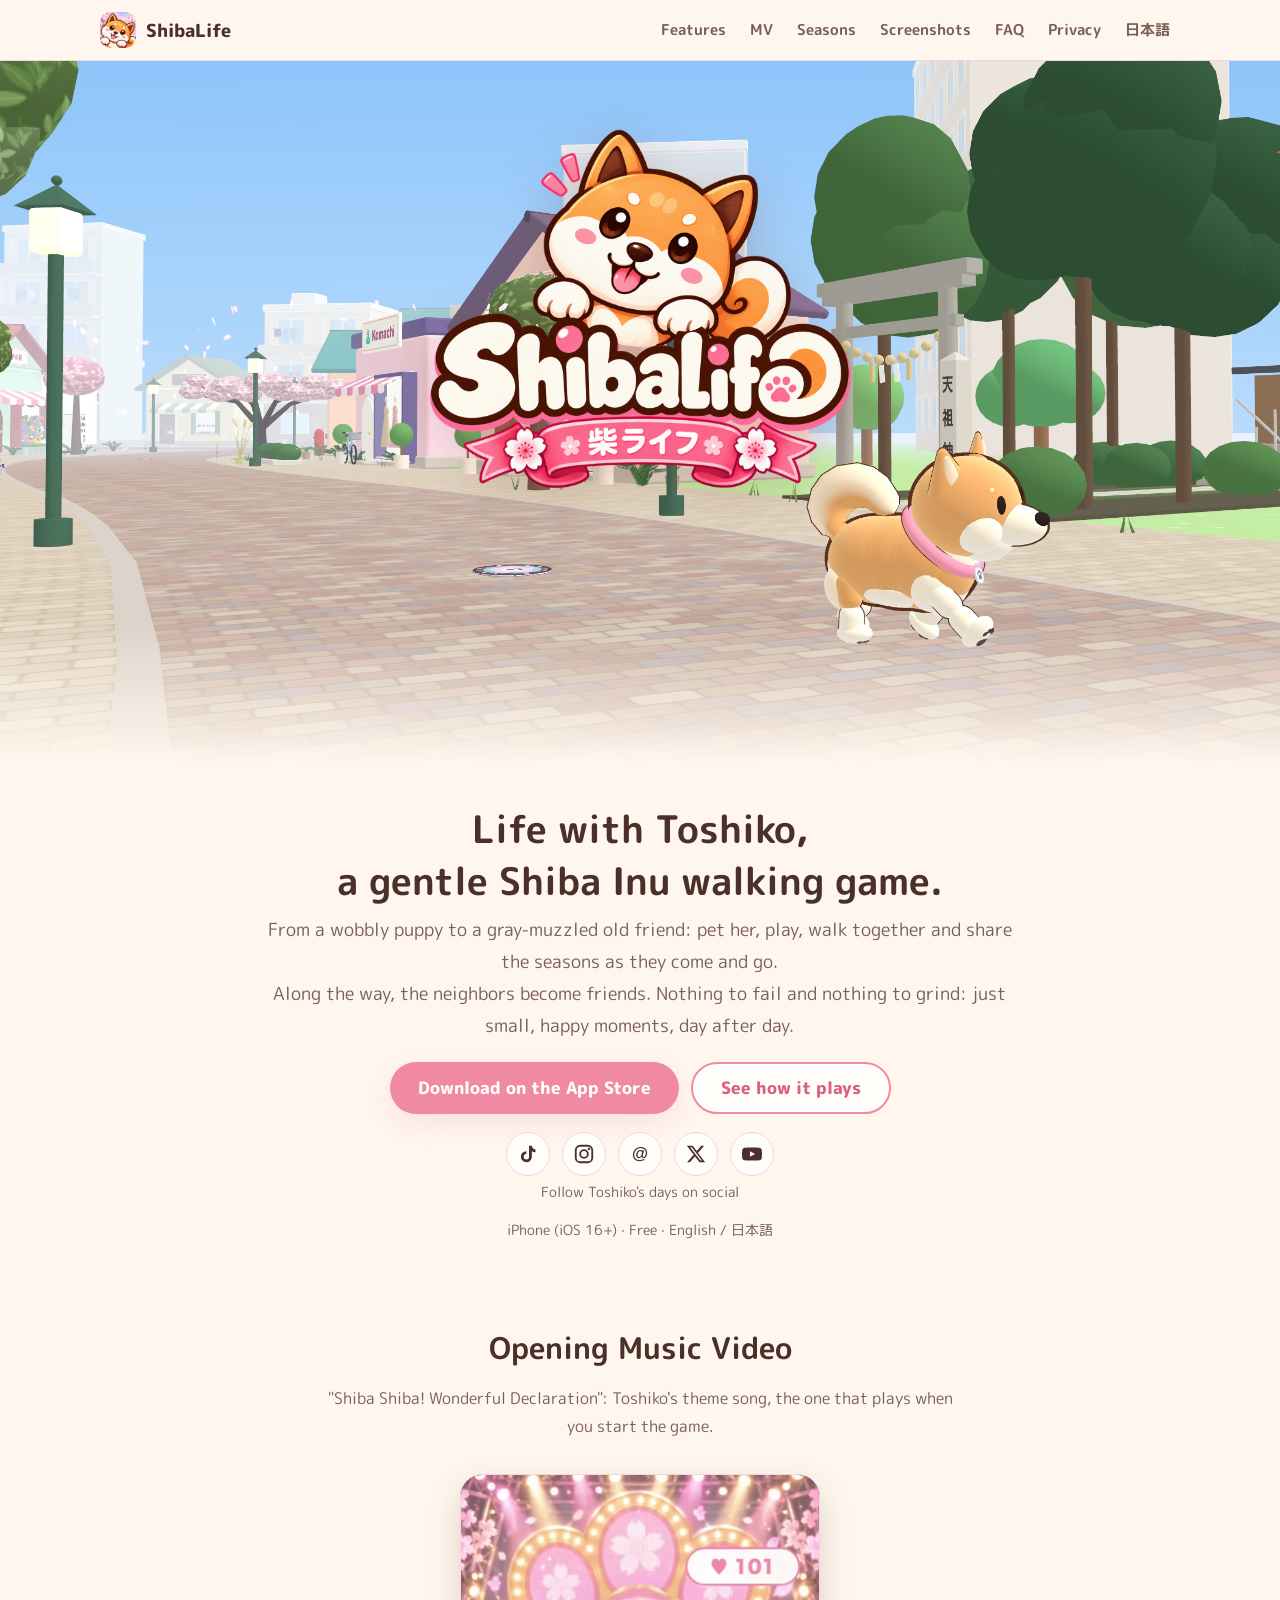
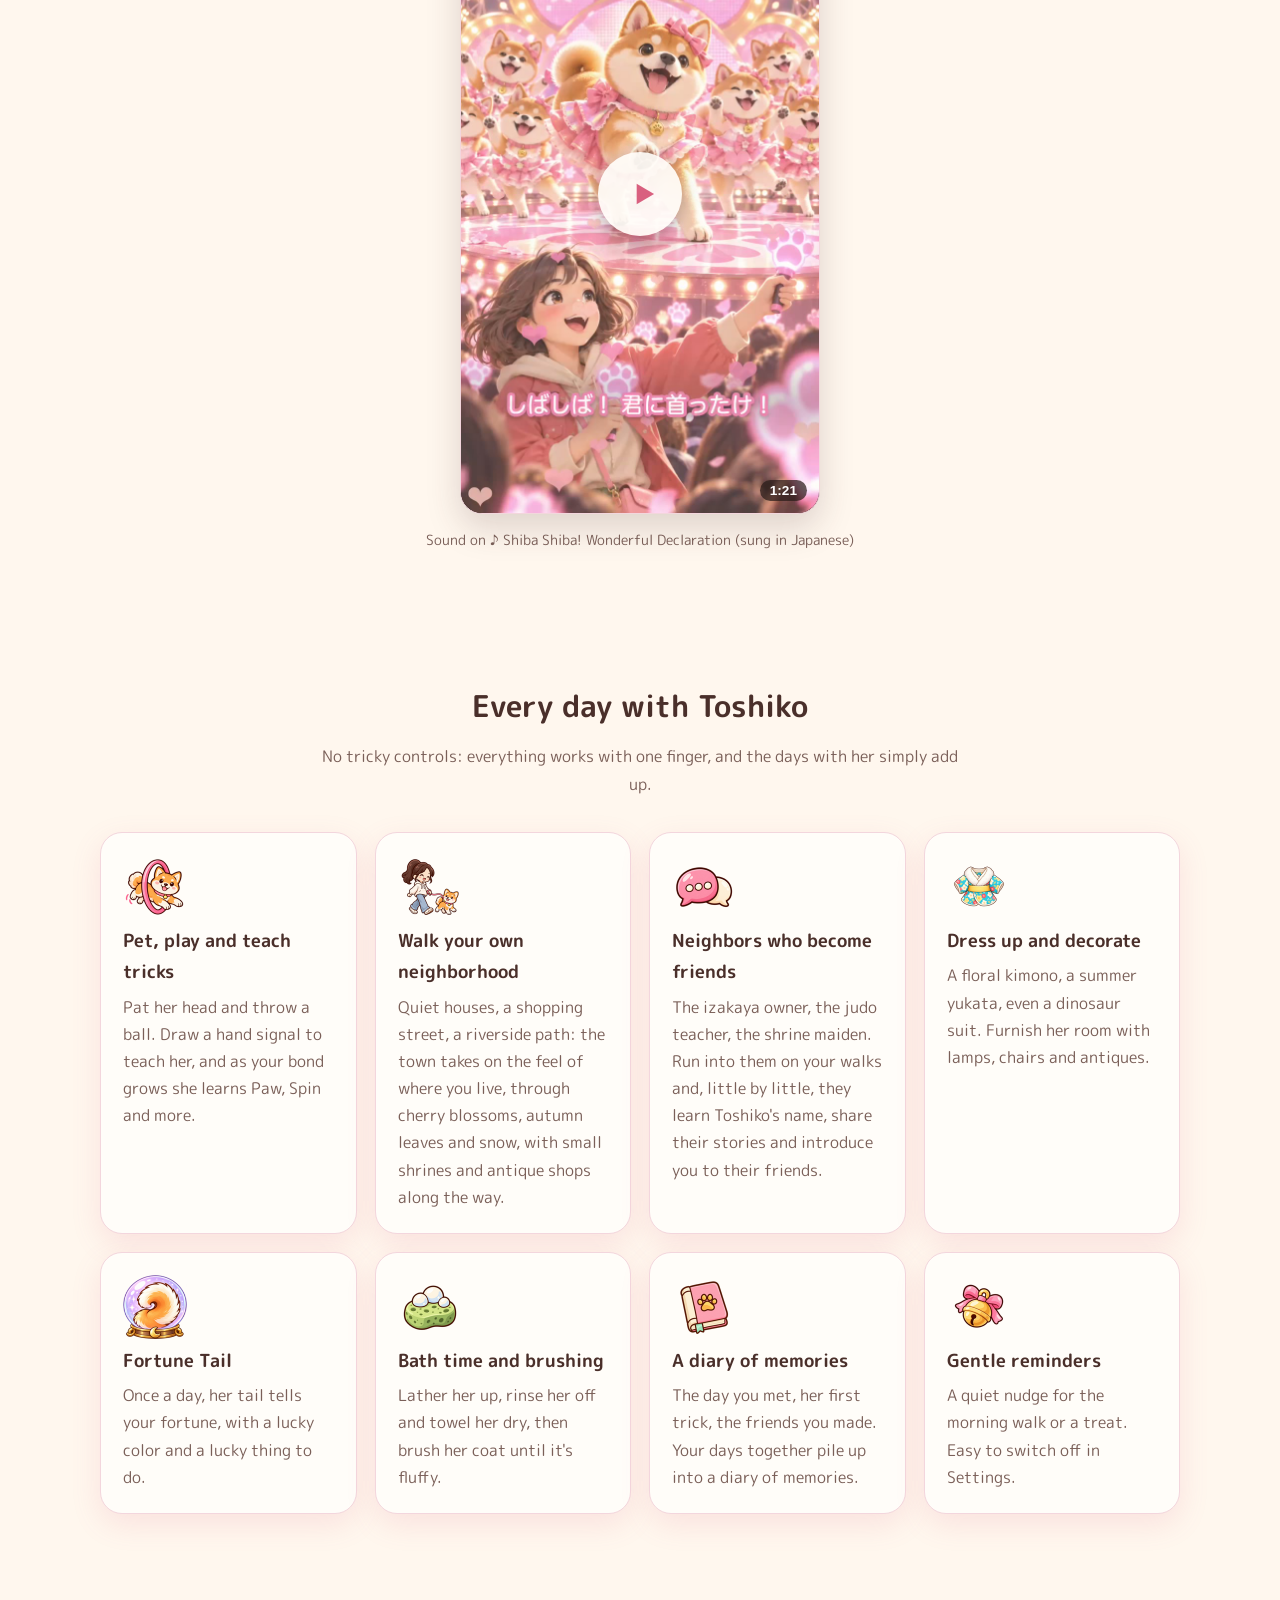
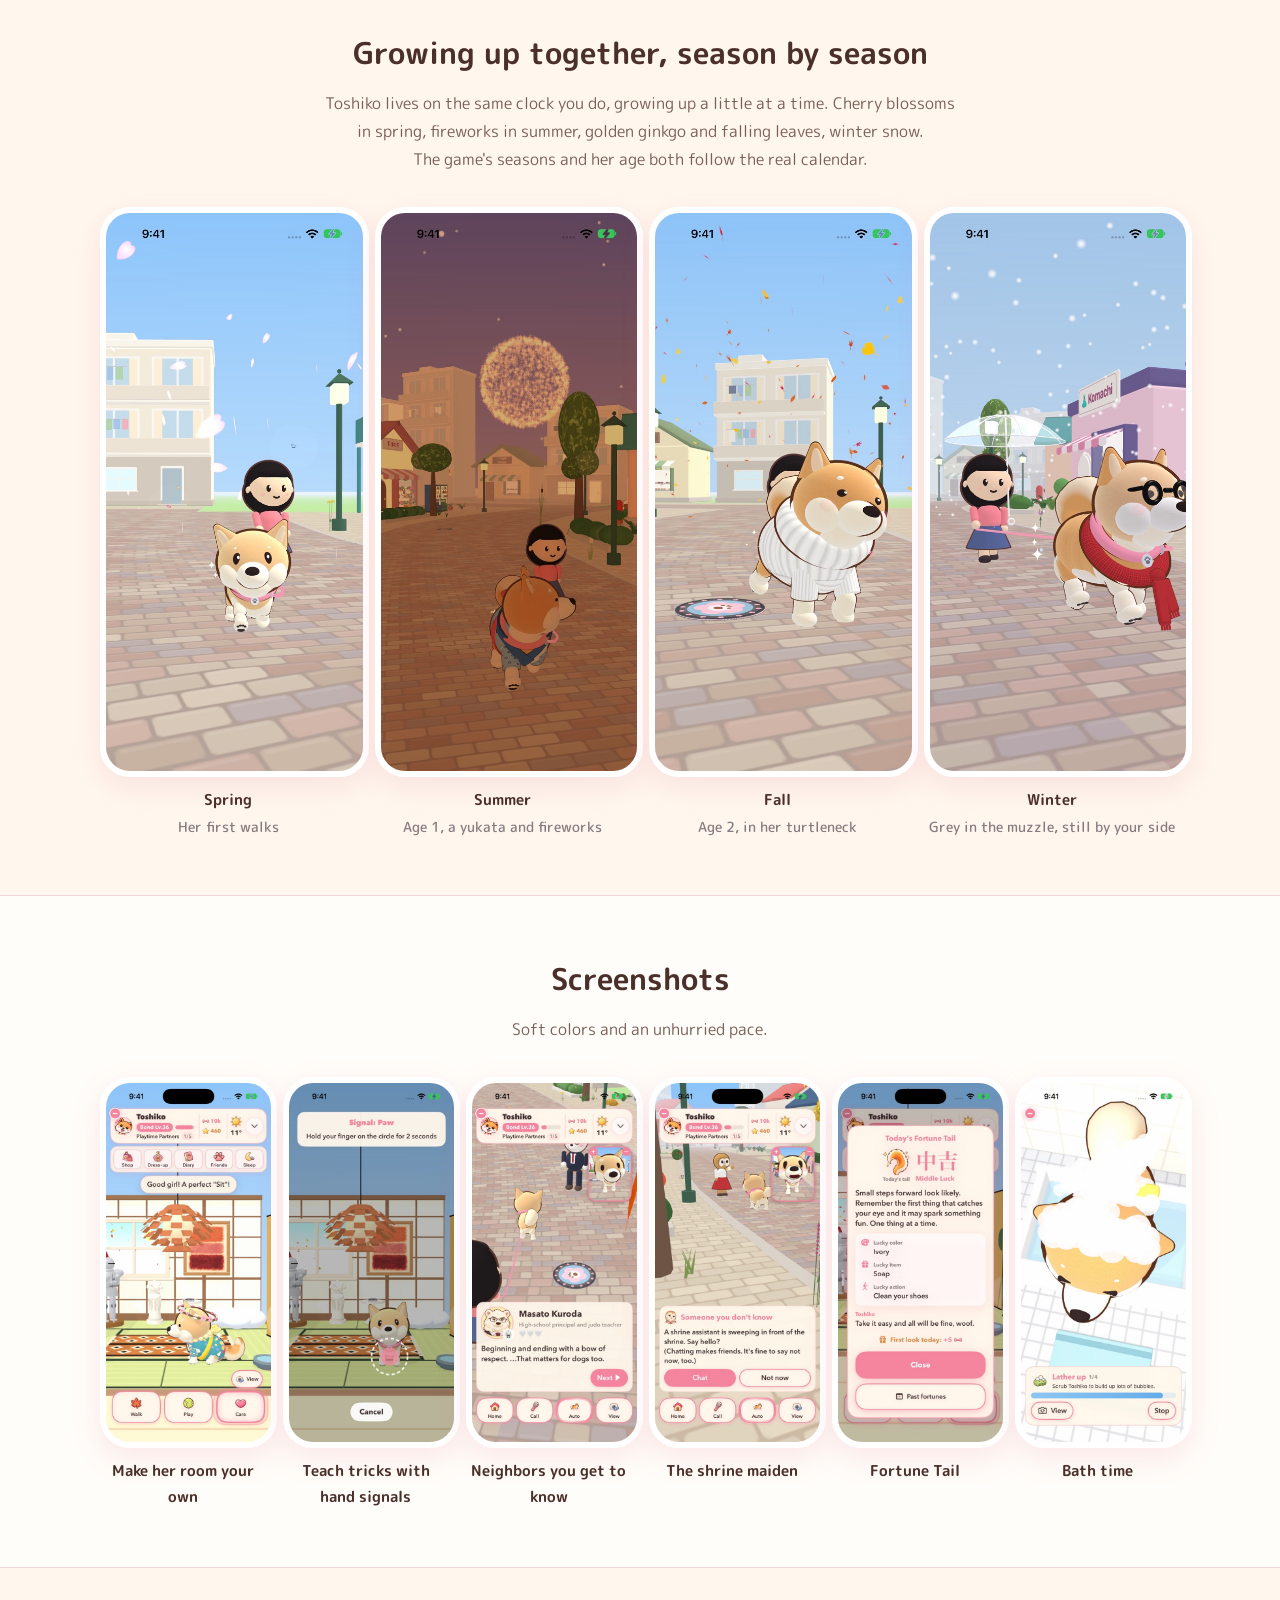
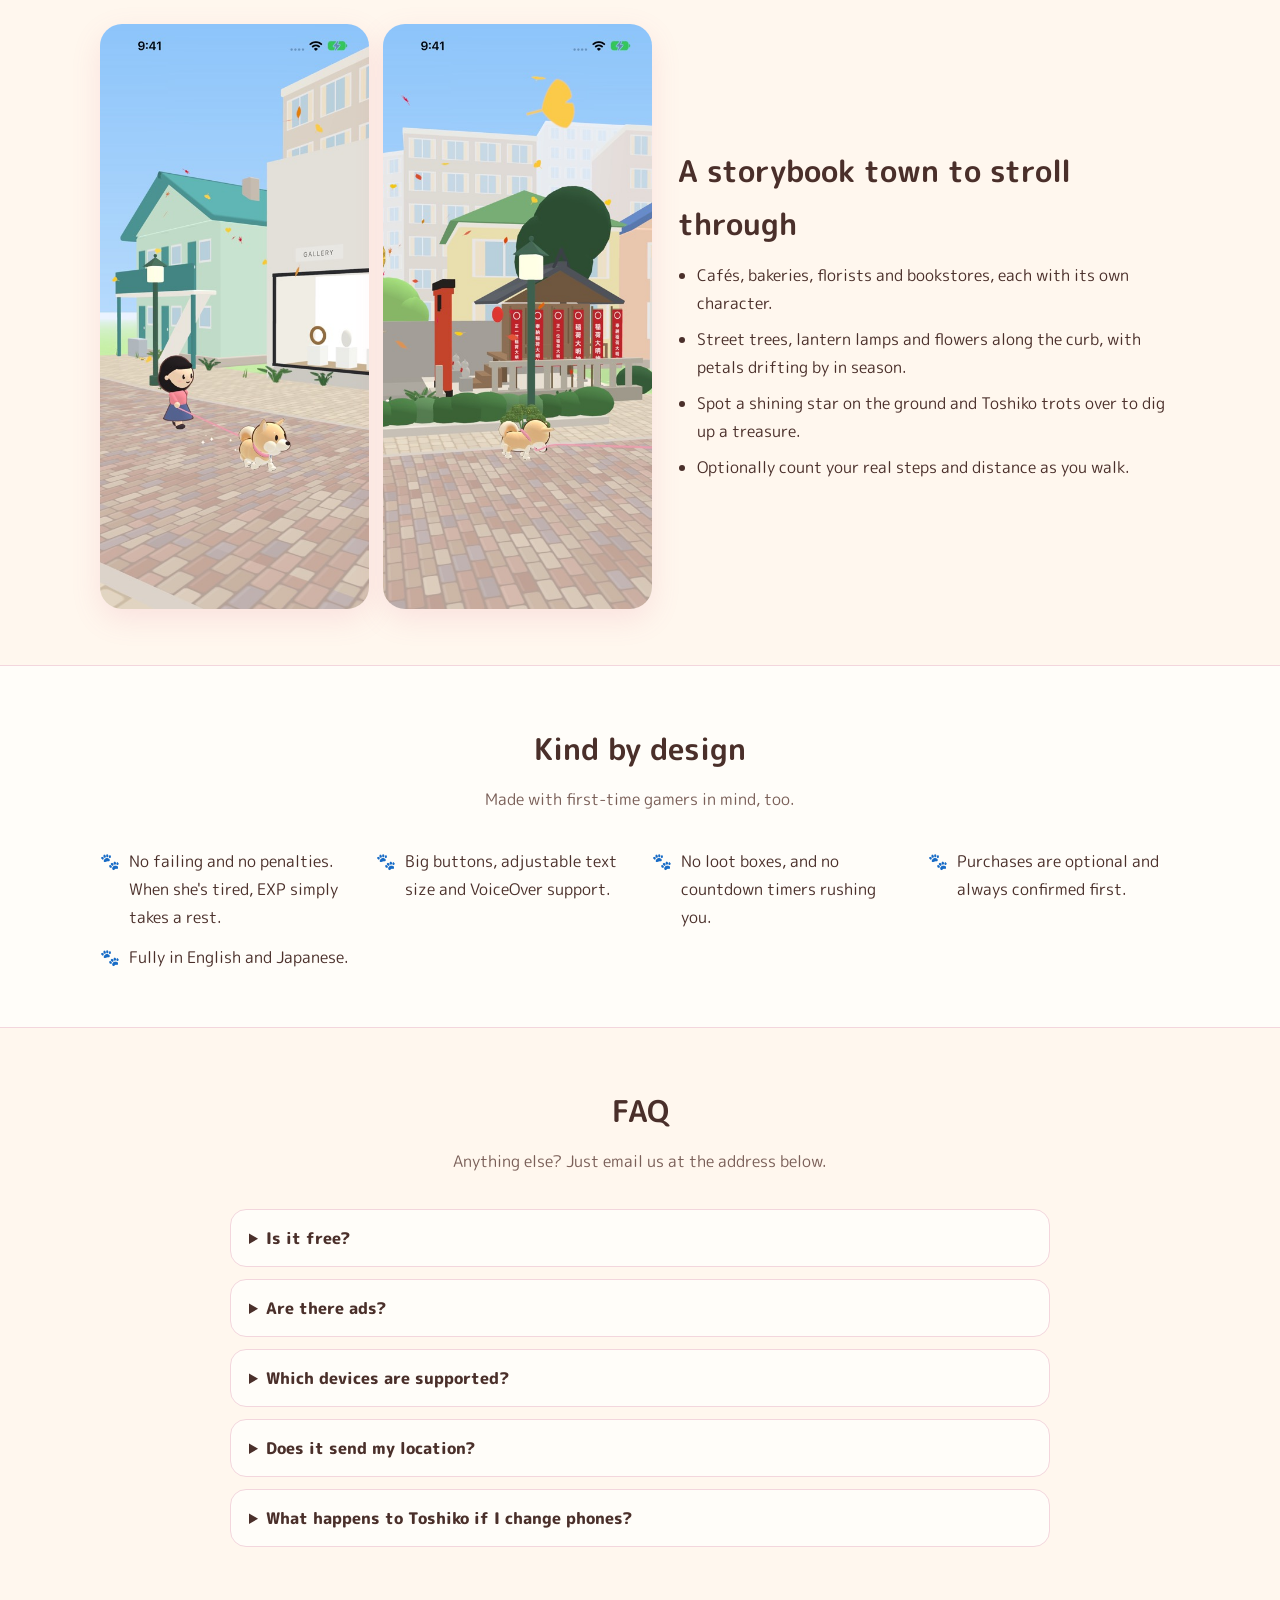
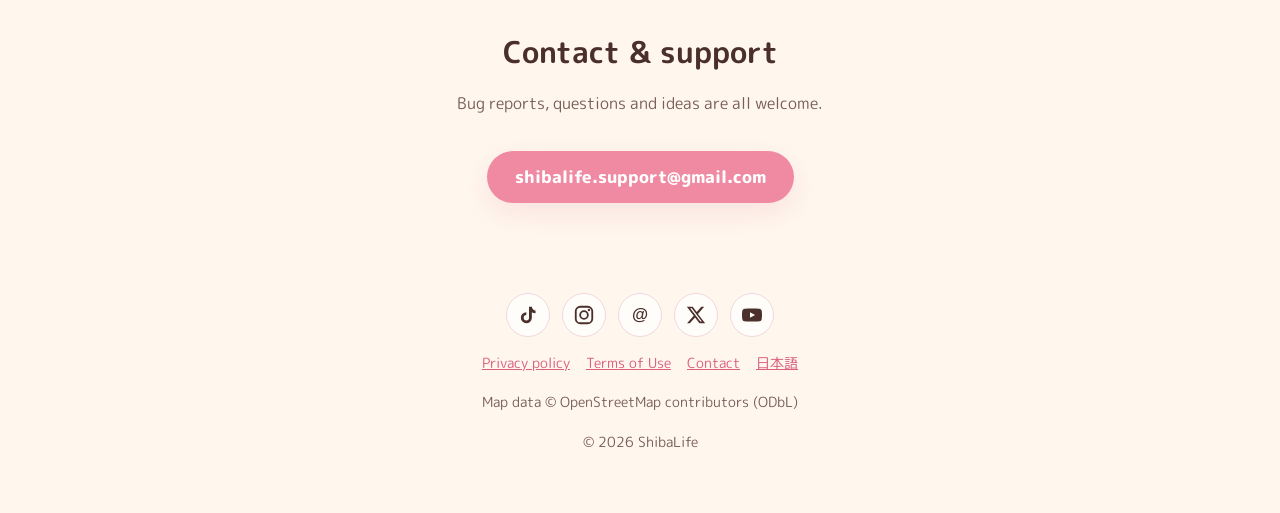
<file: en/index.html>
<!doctype html>
<html lang="en">
<head>
<meta charset="utf-8">
<meta name="viewport" content="width=device-width, initial-scale=1">
<title>ShibaLife – a free, gentle dog-walking game with Toshiko the Shiba Inu (iPhone)</title>
<meta name="description" content="ShibaLife is a free, cozy iPhone game about life with Toshiko, a Shiba Inu. Watch her grow up through the seasons, make friends with the neighbors, and go for walks through a town that looks like your own. No failing, no penalties, and gentle for everyone.">
<meta name="keywords" content="Shiba Inu game, dog game, dog walking game, cozy game, iPhone game, virtual pet, relaxing game, Tokyo, ShibaLife">
<meta name="apple-itunes-app" content="app-id=6815152223">
<meta name="robots" content="index, follow, max-image-preview:large">
<link rel="canonical" href="https://shibalife.jp/en/">
<link rel="alternate" hreflang="ja" href="https://shibalife.jp/">
<link rel="alternate" hreflang="en" href="https://shibalife.jp/en/">
<link rel="alternate" hreflang="x-default" href="https://shibalife.jp/">
<meta name="theme-color" content="#fdf1f3">
<link rel="icon" type="image/png" href="/img/favicon.png">
<link rel="apple-touch-icon" href="/img/apple-touch-icon.png">
<meta property="og:type" content="website">
<meta property="og:site_name" content="ShibaLife">
<meta property="og:title" content="ShibaLife – life with Toshiko the Shiba Inu">
<meta property="og:description" content="A gentle iPhone game: pet, play and go for walks with Toshiko, a Shiba Inu.">
<meta property="og:url" content="https://shibalife.jp/en/">
<meta property="og:image" content="https://shibalife.jp/img/og.jpg">
<meta property="og:image:width" content="1200">
<meta property="og:image:height" content="630">
<meta property="og:image:alt" content="ShibaLife: Toshiko the Shiba Inu on a cherry-blossom street">
<meta property="og:locale" content="en_US">
<meta property="og:locale:alternate" content="ja_JP">
<meta name="twitter:card" content="summary_large_image">
<meta name="twitter:site" content="@shibalifeJPN">
<meta name="twitter:title" content="ShibaLife">
<meta name="twitter:description" content="A gentle dog-walking game with Toshiko the Shiba Inu (iPhone)">
<meta name="twitter:image" content="https://shibalife.jp/img/og.jpg">
<link rel="preconnect" href="https://fonts.googleapis.com">
<link rel="preconnect" href="https://fonts.gstatic.com" crossorigin>
<link href="https://fonts.googleapis.com/css2?family=M+PLUS+Rounded+1c:wght@500;700;800&display=swap" rel="stylesheet">
<link rel="stylesheet" href="/style.css">
<script type="application/ld+json">
{
  "@context": "https://schema.org",
  "@type": "MobileApplication",
  "name": "ShibaLife",
  "alternateName": ["柴ライフ", "Shiba Life - Toshiko's Story"],
  "operatingSystem": "iOS 16.0 or later",
  "applicationCategory": "GameApplication",
  "genre": "Simulation",
  "inLanguage": ["en", "ja"],
  "description": "A gentle game about life with Toshiko, a Shiba Inu: watch her grow up through the seasons, make friends with the neighbors and walk through a town like your own.",
  "image": "https://shibalife.jp/img/og.jpg",
  "screenshot": ["https://shibalife.jp/img/s_en_room.jpg", "https://shibalife.jp/img/s_en_trick.jpg", "https://shibalife.jp/img/s_en_neighbor.jpg", "https://shibalife.jp/img/s_en_shrine.jpg", "https://shibalife.jp/img/s_en_fortune.jpg", "https://shibalife.jp/img/s_en_bath.jpg"],
  "installUrl": "https://apps.apple.com/app/id6815152223",
  "offers": { "@type": "Offer", "price": "0", "priceCurrency": "JPY" },
  "datePublished": "2026-10-07",
  "softwareVersion": "1.0",
  "publisher": { "@id": "https://shibalife.jp/#org" },
  "sameAs": ["https://apps.apple.com/app/id6815152223"],
  "url": "https://shibalife.jp/en/"
}
</script>
<script type="application/ld+json">
{
  "@context": "https://schema.org",
  "@type": "FAQPage",
  "mainEntity": [
    {"@type": "Question", "name": "Is it free?", "acceptedAnswer": {"@type": "Answer", "text": "Yes, you can play the whole game for free. You can optionally buy Stars for cosmetic items, or join the SL Kennel Club (¥500 a month), which removes ads and gives you bonus Stars when you join and every month (the amounts are shown on the purchase screen). None of it changes how the game plays."}},
    {"@type": "Question", "name": "Are there ads?", "acceptedAnswer": {"@type": "Answer", "text": "The app may show ads, such as video, full-screen or banner ads, and the kinds of ads may change over time. Joining the SL Kennel Club turns them off. Purchases are always optional and always confirmed before you pay."}},
    {"@type": "Question", "name": "Which devices are supported?", "acceptedAnswer": {"@type": "Answer", "text": "iPhone X and later, running iOS 16.0 or later."}},
    {"@type": "Question", "name": "Does it send my location?", "acceptedAnswer": {"@type": "Answer", "text": "Your exact location never leaves your phone. Only a rough area, rounded to about 1 km, is used to look up the weather and what your neighborhood looks like."}}
  ]
}
</script>
<script type="application/ld+json">
{
  "@context": "https://schema.org",
  "@graph": [
    {
      "@type": "Organization",
      "@id": "https://shibalife.jp/#org",
      "name": "ShibaLife 柴ライフ",
      "url": "https://shibalife.jp/",
      "logo": "https://shibalife.jp/img/apple-touch-icon.png",
      "email": "shibalife.support@gmail.com",
      "sameAs": ["https://www.tiktok.com/@shibalife_official", "https://www.instagram.com/shibalife_official/", "https://www.threads.net/@shibalife_official", "https://x.com/shibalifeJPN", "https://www.youtube.com/@ShibaLifeJP", "https://apps.apple.com/app/id6815152223"]
    },
    {
      "@type": "WebSite",
      "@id": "https://shibalife.jp/#site",
      "url": "https://shibalife.jp/en/",
      "name": "柴ライフ ShibaLife",
      "inLanguage": "en",
      "publisher": { "@id": "https://shibalife.jp/#org" }
    }
  ]
}
</script>
</head>
<body>
<header class="top">
  <div class="wrap">
    <a class="brand" href="/en/"><img src="/img/apple-touch-icon.png" alt="" width="36" height="36">ShibaLife</a>
    <nav aria-label="Menu">
      <a href="#features">Features</a>
      <a class="hide-sm" href="#mv">MV</a>
      <a class="hide-sm" href="#seasons">Seasons</a>
      <a class="hide-sm" href="#screens">Screenshots</a>
      <a class="hide-sm" href="#faq">FAQ</a>
      <a class="hide-sm" href="/privacy.html#en">Privacy</a>
      <a href="/" hreflang="ja" lang="ja">日本語</a>
    </nav>
  </div>
</header>

<main>
  <div class="hero">
    <div class="scene wide wide-only">
      <img src="/img/hero_street.jpg" srcset="/img/hero_street_1200.jpg 1200w, /img/hero_street.jpg 2400w" sizes="100vw" width="2400" height="1350" alt="Toshiko the Shiba Inu out for a walk on a spring street, a little shrine's torii gate behind her" fetchpriority="high">
      <div class="lockup" aria-hidden="true">
        <img class="dog" src="/img/toshiko.png" width="800" height="800" alt="">
        <img class="paws" src="/img/toshiko.png" width="800" height="800" alt="">
        <img class="logo" src="/img/logo.png" width="1400" height="505" alt="">
        <img class="ribbon" src="/img/ribbon.png" width="1100" height="367" alt="">
      </div>
    </div>
    <div class="scene tall-only">
      <img src="/img/hero_title.jpg" width="1206" height="1250" alt="The ShibaLife title screen: cherry blossoms, the Tokyo skyline and Toshiko peeking over the logo">
    </div>
    <div class="cta-band reveal">
      <div class="wrap">
        <h1>Life with Toshiko,<br>a gentle Shiba Inu walking game.</h1>
        <p class="lead">From a wobbly puppy to a gray-muzzled old friend: pet her, play, walk together and share the seasons as they come and go.<br>Along the way, the neighbors become friends. Nothing to fail and nothing to grind: just small, happy moments, day after day.</p>
        <div class="btns">
          <a class="btn" href="https://apps.apple.com/app/id6815152223">Download on the App Store</a>
          <a class="btn ghost" href="#features">See how it plays</a>
        </div>
        <div class="social"><a href="https://www.tiktok.com/@shibalife_official" rel="me noopener" target="_blank" aria-label="Follow ShibaLife on TikTok" title="TikTok @shibalife_official"><svg viewBox="0 0 24 24" aria-hidden="true"><path d="M16.2 3c.3 2.3 1.7 3.9 4 4.1v3.1c-1.5 0-2.9-.4-4-1.2v6.1A6 6 0 1 1 10.2 9v3.1a2.9 2.9 0 1 0 2.9 2.9V3h3.1z"/></svg></a><a href="https://www.instagram.com/shibalife_official/" rel="me noopener" target="_blank" aria-label="Follow ShibaLife on Instagram" title="Instagram @shibalife_official"><svg viewBox="0 0 24 24" aria-hidden="true"><rect x="3" y="3" width="18" height="18" rx="5" fill="none" stroke="currentColor" stroke-width="2"/><circle cx="12" cy="12" r="4.2" fill="none" stroke="currentColor" stroke-width="2"/><circle cx="17.4" cy="6.6" r="1.3"/></svg></a><a href="https://www.threads.net/@shibalife_official" rel="me noopener" target="_blank" aria-label="Follow ShibaLife on Threads" title="Threads @shibalife_official"><svg viewBox="0 0 24 24" aria-hidden="true"><text x="12" y="17.5" text-anchor="middle" font-size="18" font-weight="700" font-family="Arial, sans-serif">@</text></svg></a><a href="https://x.com/shibalifeJPN" rel="me noopener" target="_blank" aria-label="Follow ShibaLife on X" title="X @shibalifeJPN"><svg viewBox="0 0 24 24" aria-hidden="true"><path d="M17.8 3h3.1l-6.8 7.8L22 21h-6.2l-4.9-6.4L5.3 21H2.2l7.3-8.3L2 3h6.4l4.4 5.8L17.8 3zm-1.1 16.2h1.7L7.4 4.7H5.6l11.1 14.5z"/></svg></a><a href="https://www.youtube.com/@ShibaLifeJP" rel="me noopener" target="_blank" aria-label="Follow ShibaLife on YouTube" title="YouTube @ShibaLifeJP"><svg viewBox="0 0 24 24" aria-hidden="true"><path d="M22.5 7.2a2.8 2.8 0 0 0-2-2C18.8 4.8 12 4.8 12 4.8s-6.8 0-8.5.4a2.8 2.8 0 0 0-2 2C1.1 8.9 1.1 12 1.1 12s0 3.1.4 4.8a2.8 2.8 0 0 0 2 2c1.7.4 8.5.4 8.5.4s6.8 0 8.5-.4a2.8 2.8 0 0 0 2-2c.4-1.7.4-4.8.4-4.8s0-3.1-.4-4.8zM9.8 15.1V8.9l5.6 3.1-5.6 3.1z"/></svg></a></div>
        <p class="note follow">Follow Toshiko's days on social</p>
        <p class="note">iPhone (iOS 16+) · Free · English / 日本語</p>
      </div>
    </div>
  </div>

  <section data-reveal id="mv">
    <div class="wrap">
      <h2>Opening Music Video</h2>
      <p class="sub">"Shiba Shiba! Wonderful Declaration": Toshiko's theme song, the one that plays when you start the game.</p>
      <div class="mv">
        <button class="mv-play" type="button" data-src="/mv/wonderful/index.m3u8" aria-label="Play the opening music video, Shiba Shiba! Wonderful Declaration (1:21, with sound)">
          <img src="/mv/wonderful/poster.jpg" width="720" height="1280" loading="lazy" alt="">
          <span class="mv-btn" aria-hidden="true"><svg viewBox="0 0 24 24"><path d="M8 5.5v13l11-6.5z"/></svg></span>
          <span class="mv-len">1:21</span>
        </button>
      </div>
      <p class="note mv-note">Sound on ♪ Shiba Shiba! Wonderful Declaration (sung in Japanese)</p>
    </div>
  </section>

  <section data-reveal id="features">
    <div class="wrap">
      <h2>Every day with Toshiko</h2>
      <p class="sub">No tricky controls: everything works with one finger, and the days with her simply add up.</p>
      <div class="cards">
        <article class="card"><img class="ic" src="/img/ic/training.png" width="64" height="64" alt=""><h3>Pet, play and teach tricks</h3><p>Pat her head and throw a ball. Draw a hand signal to teach her, and as your bond grows she learns Paw, Spin and more.</p></article>
        <article class="card"><img class="ic" src="/img/ic/walking.png" width="64" height="64" alt=""><h3>Walk your own neighborhood</h3><p>Quiet houses, a shopping street, a riverside path: the town takes on the feel of where you live, through cherry blossoms, autumn leaves and snow, with small shrines and antique shops along the way.</p></article>
        <article class="card"><img class="ic" src="/img/ic/chat.png" width="64" height="64" alt=""><h3>Neighbors who become friends</h3><p>The izakaya owner, the judo teacher, the shrine maiden. Run into them on your walks and, little by little, they learn Toshiko's name, share their stories and introduce you to their friends.</p></article>
        <article class="card"><img class="ic" src="/img/ic/floral_kimono.png" width="64" height="64" alt=""><h3>Dress up and decorate</h3><p>A floral kimono, a summer yukata, even a dinosaur suit. Furnish her room with lamps, chairs and antiques.</p></article>
        <article class="card"><img class="ic" src="/img/ic/fortune.png" width="64" height="64" alt=""><h3>Fortune Tail</h3><p>Once a day, her tail tells your fortune, with a lucky color and a lucky thing to do.</p></article>
        <article class="card"><img class="ic" src="/img/ic/lather.png" width="64" height="64" alt=""><h3>Bath time and brushing</h3><p>Lather her up, rinse her off and towel her dry, then brush her coat until it's fluffy.</p></article>
        <article class="card"><img class="ic" src="/img/ic/diary.png" width="64" height="64" alt=""><h3>A diary of memories</h3><p>The day you met, her first trick, the friends you made. Your days together pile up into a diary of memories.</p></article>
        <article class="card"><img class="ic" src="/img/ic/little_bell.png" width="64" height="64" alt=""><h3>Gentle reminders</h3><p>A quiet nudge for the morning walk or a treat. Easy to switch off in Settings.</p></article>
      </div>
    </div>
  </section>

  <section data-reveal id="seasons">
    <div class="wrap">
      <h2>Growing up together, season by season</h2>
      <p class="sub">Toshiko lives on the same clock you do, growing up a little at a time. Cherry blossoms in spring, fireworks in summer, golden ginkgo and falling leaves, winter snow.<br>The game's seasons and her age both follow the real calendar.</p>
      <div class="shots four">
        <figure><img src="/img/season_spring.jpg" width="506" height="1100" loading="lazy" alt="Puppy Toshiko, in just her collar and leash, walking under falling cherry petals"><figcaption>Spring<small>Her first walks</small></figcaption></figure>
        <figure><img src="/img/season_summer.jpg" width="506" height="1100" loading="lazy" alt="One-year-old Toshiko in a yukata on a summer evening, with fireworks overhead"><figcaption>Summer<small>Age 1, a yukata and fireworks</small></figcaption></figure>
        <figure><img src="/img/season_autumn.jpg" width="506" height="1100" loading="lazy" alt="Two-year-old Toshiko in a white ribbed turtleneck, golden ginkgo and autumn leaves drifting down around her"><figcaption>Fall<small>Age 2, in her turtleneck</small></figcaption></figure>
        <figure><img src="/img/season_winter.jpg" width="506" height="1100" loading="lazy" alt="Grey-muzzled senior Toshiko in a scarf and black-rimmed glasses, out in the snow"><figcaption>Winter<small>Grey in the muzzle, still by your side</small></figcaption></figure>
      </div>
    </div>
  </section>

  <section data-reveal id="screens" style="background: var(--paper); border-block: 1.5px solid var(--line);">
    <div class="wrap">
      <h2>Screenshots</h2>
      <p class="sub">Soft colors and an unhurried pace.</p>
      <div class="shots">
        <figure><img src="/img/s_en_room.jpg" width="506" height="1100" loading="lazy" alt="Toshiko in a floral kimono and flower crown in a tatami room furnished with lamps and antiques"><figcaption>Make her room your own</figcaption></figure>
        <figure><img src="/img/s_en_trick.jpg" width="506" height="1100" loading="lazy" alt="Teaching Paw: hold your finger on the circle"><figcaption>Teach tricks with hand signals</figcaption></figure>
        <figure><img src="/img/s_en_neighbor.jpg" width="506" height="1100" loading="lazy" alt="Chatting with Masato, the judo teacher, on a walk"><figcaption>Neighbors you get to know</figcaption></figure>
        <figure><img src="/img/s_en_shrine.jpg" width="506" height="1100" loading="lazy" alt="Meeting the shrine maiden sweeping in front of a shrine"><figcaption>The shrine maiden</figcaption></figure>
        <figure><img src="/img/s_en_fortune.jpg" width="506" height="1100" loading="lazy" alt="A Fortune Tail result: Middle Luck, with a lucky color"><figcaption>Fortune Tail</figcaption></figure>
        <figure><img src="/img/s_en_bath.jpg" width="506" height="1100" loading="lazy" alt="Toshiko covered in bubbles at bath time"><figcaption>Bath time</figcaption></figure>
      </div>
    </div>
  </section>

  <section data-reveal id="town">
    <div class="wrap town">
      <div class="pics">
        <img src="/img/town_street.jpg" width="460" height="1000" loading="lazy" alt="Toshiko walking past a small art gallery on Cat Street">
        <img src="/img/town_aerial.jpg" width="460" height="1000" loading="lazy" alt="A little shrine with red banners along the walk">
      </div>
      <div>
        <h2 style="text-align:left">A storybook town to stroll through</h2>
        <ul>
          <li>Cafés, bakeries, florists and bookstores, each with its own character.</li>
          <li>Street trees, lantern lamps and flowers along the curb, with petals drifting by in season.</li>
          <li>Spot a shining star on the ground and Toshiko trots over to dig up a treasure.</li>
          <li>Optionally count your real steps and distance as you walk.</li>
        </ul>
      </div>
    </div>
  </section>

  <section data-reveal class="promise">
    <div class="wrap">
      <h2>Kind by design</h2>
      <p class="sub">Made with first-time gamers in mind, too.</p>
      <ul>
        <li>No failing and no penalties. When she's tired, EXP simply takes a rest.</li>
        <li>Big buttons, adjustable text size and VoiceOver support.</li>
        <li>No loot boxes, and no countdown timers rushing you.</li>
        <li>Purchases are optional and always confirmed first.</li>
        <li>Fully in English and Japanese.</li>
      </ul>
    </div>
  </section>

  <section id="faq">
    <div class="wrap" style="max-width: 820px;">
      <h2>FAQ</h2>
      <p class="sub">Anything else? Just email us at the address below.</p>
      <details><summary>Is it free?</summary><p>Yes, you can play the whole game for free. You can optionally buy Stars for cosmetic items, or join the SL Kennel Club (¥500 a month), which removes ads and gives you bonus Stars when you join and every month (the amounts are shown on the purchase screen). None of it changes how the game plays.</p></details>
      <details><summary>Are there ads?</summary><p>The app may show ads, such as video, full-screen or banner ads, and the kinds of ads may change over time. Joining the SL Kennel Club turns them off. Purchases are always optional and always confirmed before you pay.</p></details>
      <details><summary>Which devices are supported?</summary><p>iPhone X and later, running iOS 16.0 or later.</p></details>
      <details><summary>Does it send my location?</summary><p>Your exact location never leaves your phone. Only a rough area, rounded to about 1 km, is used to look up the weather and what your neighborhood looks like. See the <a href="/privacy.html#en">privacy policy</a> for details.</p></details>
      <details><summary>What happens to Toshiko if I change phones?</summary><p>Make a transfer code in Settings → Transfer &amp; backup. Enter it on your new iPhone and Toshiko comes over in full: personality, level, items and diary. You can also keep a backup file.</p></details>
    </div>
  </section>

  <section id="support" style="padding-top: 10px;">
    <div class="wrap" style="text-align:center">
      <h2>Contact &amp; support</h2>
      <p class="sub">Bug reports, questions and ideas are all welcome.</p>
      <a class="btn" href="mailto:shibalife.support@gmail.com">shibalife.support@gmail.com</a>
    </div>
  </section>
</main>

<footer>
  <div class="wrap">
    <div class="social small"><a href="https://www.tiktok.com/@shibalife_official" rel="me noopener" target="_blank" aria-label="Follow ShibaLife on TikTok" title="TikTok @shibalife_official"><svg viewBox="0 0 24 24" aria-hidden="true"><path d="M16.2 3c.3 2.3 1.7 3.9 4 4.1v3.1c-1.5 0-2.9-.4-4-1.2v6.1A6 6 0 1 1 10.2 9v3.1a2.9 2.9 0 1 0 2.9 2.9V3h3.1z"/></svg></a><a href="https://www.instagram.com/shibalife_official/" rel="me noopener" target="_blank" aria-label="Follow ShibaLife on Instagram" title="Instagram @shibalife_official"><svg viewBox="0 0 24 24" aria-hidden="true"><rect x="3" y="3" width="18" height="18" rx="5" fill="none" stroke="currentColor" stroke-width="2"/><circle cx="12" cy="12" r="4.2" fill="none" stroke="currentColor" stroke-width="2"/><circle cx="17.4" cy="6.6" r="1.3"/></svg></a><a href="https://www.threads.net/@shibalife_official" rel="me noopener" target="_blank" aria-label="Follow ShibaLife on Threads" title="Threads @shibalife_official"><svg viewBox="0 0 24 24" aria-hidden="true"><text x="12" y="17.5" text-anchor="middle" font-size="18" font-weight="700" font-family="Arial, sans-serif">@</text></svg></a><a href="https://x.com/shibalifeJPN" rel="me noopener" target="_blank" aria-label="Follow ShibaLife on X" title="X @shibalifeJPN"><svg viewBox="0 0 24 24" aria-hidden="true"><path d="M17.8 3h3.1l-6.8 7.8L22 21h-6.2l-4.9-6.4L5.3 21H2.2l7.3-8.3L2 3h6.4l4.4 5.8L17.8 3zm-1.1 16.2h1.7L7.4 4.7H5.6l11.1 14.5z"/></svg></a><a href="https://www.youtube.com/@ShibaLifeJP" rel="me noopener" target="_blank" aria-label="Follow ShibaLife on YouTube" title="YouTube @ShibaLifeJP"><svg viewBox="0 0 24 24" aria-hidden="true"><path d="M22.5 7.2a2.8 2.8 0 0 0-2-2C18.8 4.8 12 4.8 12 4.8s-6.8 0-8.5.4a2.8 2.8 0 0 0-2 2C1.1 8.9 1.1 12 1.1 12s0 3.1.4 4.8a2.8 2.8 0 0 0 2 2c1.7.4 8.5.4 8.5.4s6.8 0 8.5-.4a2.8 2.8 0 0 0 2-2c.4-1.7.4-4.8.4-4.8s0-3.1-.4-4.8zM9.8 15.1V8.9l5.6 3.1-5.6 3.1z"/></svg></a></div>
    <nav><a href="/privacy.html#en">Privacy policy</a><a href="/terms.html#en">Terms of Use</a><a href="mailto:shibalife.support@gmail.com">Contact</a><a href="/" hreflang="ja" lang="ja">日本語</a></nav>
    <p>Map data © OpenStreetMap contributors (ODbL)</p>
    <p>© 2026 ShibaLife</p>
  </div>
</footer>
<script>
  // Sections fade in as they scroll into view.
  (function () {
    var els = document.querySelectorAll('.reveal, [data-reveal] > .wrap');
    els.forEach(function (e) { e.classList.add('reveal'); });
    if (!('IntersectionObserver' in window)) { els.forEach(function (e) { e.classList.add('in'); }); return; }
    var io = new IntersectionObserver(function (es) {
      es.forEach(function (x) { if (x.isIntersecting) { x.target.classList.add('in'); io.unobserve(x.target); } });
    }, { threshold: 0, rootMargin: '0px 0px -8% 0px' });
    els.forEach(function (e) { io.observe(e); });
    // Safety net: never leave anything hidden (fast jumps, old browsers, screenshots, crawlers).
    setTimeout(function () { els.forEach(function (e) { e.classList.add('in'); }); }, 2500);
  })();
</script>
<script>
  // The opening MV: a self-hosted HLS stream (two sizes, the player picks by connection). Safari and iPhone play
  // it natively; other browsers load hls.js (self-hosted) only when Play is pressed. No YouTube, no tracking.
  (function () {
    var b = document.querySelector('.mv-play'); if (!b) return;
    b.addEventListener('click', function () {
      var v = document.createElement('video');
      v.controls = true; v.playsInline = true; v.setAttribute('playsinline', ''); v.poster = b.querySelector('img').src;
      v.className = 'mv-video'; v.setAttribute('aria-label', b.getAttribute('aria-label'));
      b.replaceWith(v);
      var src = b.dataset.src, go = function () { var p = v.play(); if (p && p.catch) p.catch(function () {}); };
      if (v.canPlayType('application/vnd.apple.mpegurl')) { v.src = src; go(); return; }
      var s = document.createElement('script'); s.src = '/js/hls.light.min.js';
      s.onload = function () {
        if (!window.Hls || !window.Hls.isSupported()) { v.src = src; return; }
        var h = new window.Hls({ capLevelToPlayerSize: true }); h.loadSource(src); h.attachMedia(v);
        h.on(window.Hls.Events.MANIFEST_PARSED, go);
      };
      document.head.appendChild(s);
    });
  })();
</script>
</body>
</html>
</file>
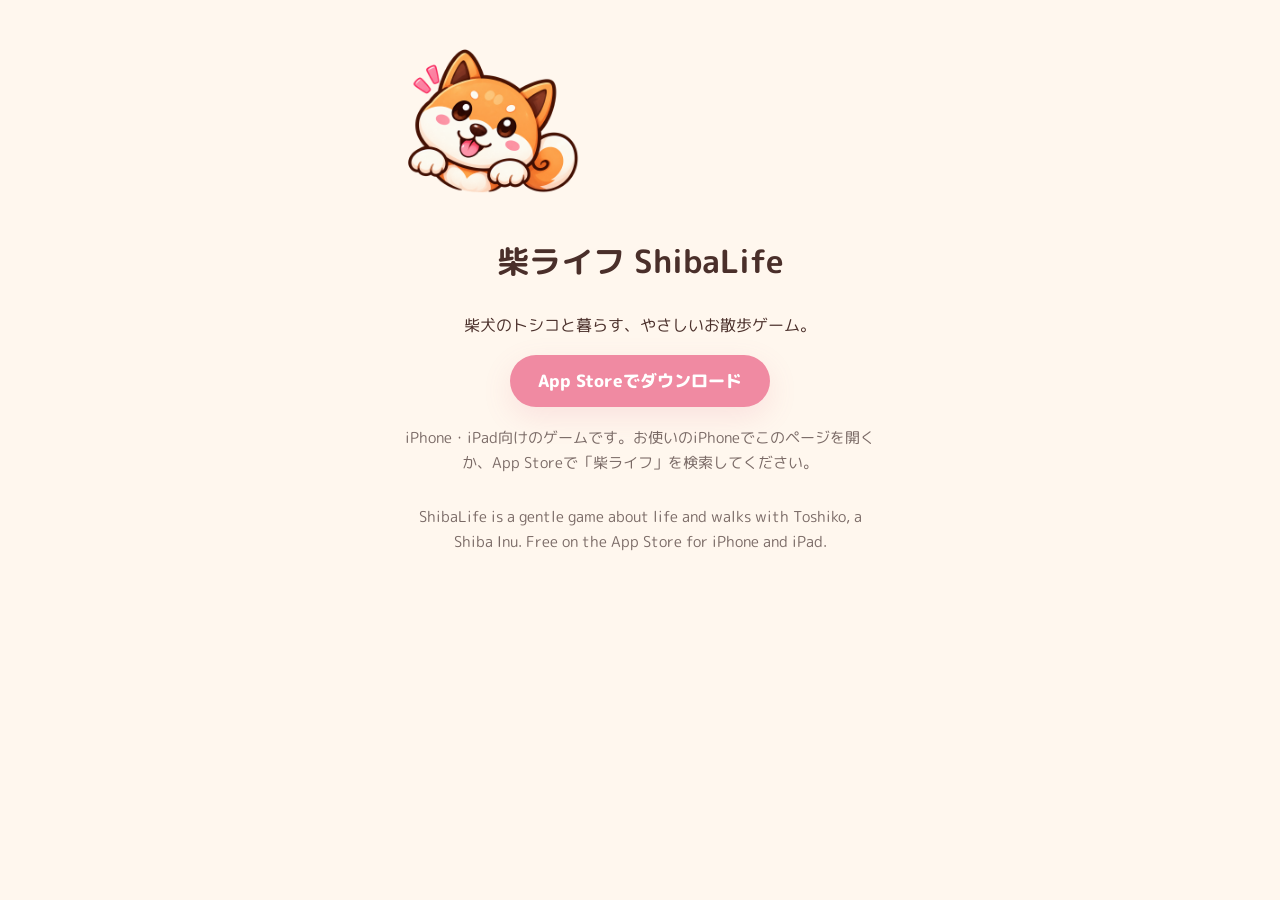
<file: go/index.html>
<!doctype html>
<html lang="ja">
<head>
<meta charset="utf-8">
<meta name="viewport" content="width=device-width, initial-scale=1">
<title>ダウンロード ｜ 柴ライフ ShibaLife</title>
<meta name="description" content="柴ライフ（ShibaLife）のダウンロード。お使いの端末に合わせてストアへご案内します。">
<meta name="robots" content="noindex">
<meta name="apple-itunes-app" content="app-id=6815152223">
<meta property="og:title" content="柴ライフ ShibaLife ｜ 柴犬トシコと暮らすお散歩ゲーム">
<meta property="og:description" content="柴犬のトシコと暮らす、やさしいお散歩ゲーム。無料でダウンロード。">
<meta property="og:url" content="https://shibalife.jp/go/">
<meta property="og:image" content="https://shibalife.jp/img/og.jpg">
<link rel="icon" type="image/png" href="/img/favicon.png">
<script>
  // One link for every device (shibalife.jp/go): an iPhone or iPad goes straight to the App Store, an Android
  // phone to Google Play once there is a version there (set ANDROID below), and anything else sees this page.
  // ?to=page keeps a device on this page (to look at it).
  // ?c=<campaign> (e.g. tt, ig, yt, x, or tt_1102 for one post) tags the App Store visit with an Apple campaign link,
  // so App Store Connect > Analytics > Acquisition > Campaigns shows which posts bring installs. PT is the provider
  // token App Store Connect shows when generating a campaign link; until it's set, the plain link is used.
  var PT = "129491368";
  var IOS = "https://apps.apple.com/app/id6815152223";
  var c = (location.search.match(/[?&]c=([A-Za-z0-9_-]{1,40})/) || [])[1];
  if (PT && c) IOS = "https://apps.apple.com/app/apple-store/id6815152223?pt=" + PT + "&ct=" + c + "&mt=8";
  var ANDROID = "";   // e.g. "https://play.google.com/store/apps/details?id=com.sundavi.shibalife" when it exists
  var ua = navigator.userAgent || "";
  var isAndroid = /Android/i.test(ua);
  var isIOS = !isAndroid && (/iPhone|iPad|iPod/.test(ua) || (navigator.platform === "MacIntel" && navigator.maxTouchPoints > 1));   // (iPadOS says it is a Mac)
  var device = isIOS ? "ios" : (isAndroid ? "android" : "other");
  var stay = /[?&]to=page\b/.test(location.search);
  if (!stay && device === "ios") location.replace(IOS);
  if (!stay && device === "android" && ANDROID) location.replace(ANDROID);
</script>
<link rel="preconnect" href="https://fonts.googleapis.com">
<link rel="preconnect" href="https://fonts.gstatic.com" crossorigin>
<link href="https://fonts.googleapis.com/css2?family=M+PLUS+Rounded+1c:wght@500;700;800&display=swap" rel="stylesheet">
<link rel="stylesheet" href="/style.css">
<style>
  .go { max-width: 520px; margin: 0 auto; padding: 32px 20px 48px; text-align: center; }
  .go img.hero { width: 180px; height: auto; }
  .go .note { color: #7a6a66; font-size: 15px; line-height: 1.7; margin-top: 18px; }
  .go .en { color: #7a6a66; font-size: 15px; margin-top: 28px; line-height: 1.7; }
  .go [hidden] { display: none; }
</style>
</head>
<body>
<main class="go">
  <img class="hero" src="/img/toshiko.png" alt="柴犬のトシコ">
  <h1>柴ライフ ShibaLife</h1>
  <p>柴犬のトシコと暮らす、やさしいお散歩ゲーム。</p>

  <!-- iPhone / iPad (also what shows if the jump to the App Store didn't happen), and computers -->
  <div id="for-ios">
    <p><a class="btn" href="https://apps.apple.com/app/id6815152223">App Storeでダウンロード</a></p>
    <p class="note" id="desktop-note" hidden>iPhone・iPad向けのゲームです。お使いのiPhoneでこのページを開くか、App Storeで「柴ライフ」を検索してください。</p>
  </div>

  <!-- Android, while there is no Android version -->
  <div id="for-android" hidden>
    <p class="note">ごめんなさい。柴ライフは、いまのところiPhone・iPad専用です。<br>Android版はまだありません。</p>
    <p><a class="btn" href="/">柴ライフのサイトを見る</a></p>
  </div>

  <div class="en" lang="en">
    <p id="en-ios">ShibaLife is a gentle game about life and walks with Toshiko, a Shiba Inu. Free on the App Store for iPhone and iPad.</p>
    <p id="en-android" hidden>Sorry: ShibaLife is for iPhone and iPad only at the moment. There is no Android version yet.</p>
  </div>
</main>
<script>
  if (device === "android" && !ANDROID) {
    document.getElementById("for-ios").hidden = true; document.getElementById("for-android").hidden = false;
    document.getElementById("en-ios").hidden = true; document.getElementById("en-android").hidden = false;
  }
  if (device === "other") document.getElementById("desktop-note").hidden = false;
</script>
<noscript><p style="text-align:center"><a href="https://apps.apple.com/app/id6815152223">App Store</a></p></noscript>
</body>
</html>
</file>
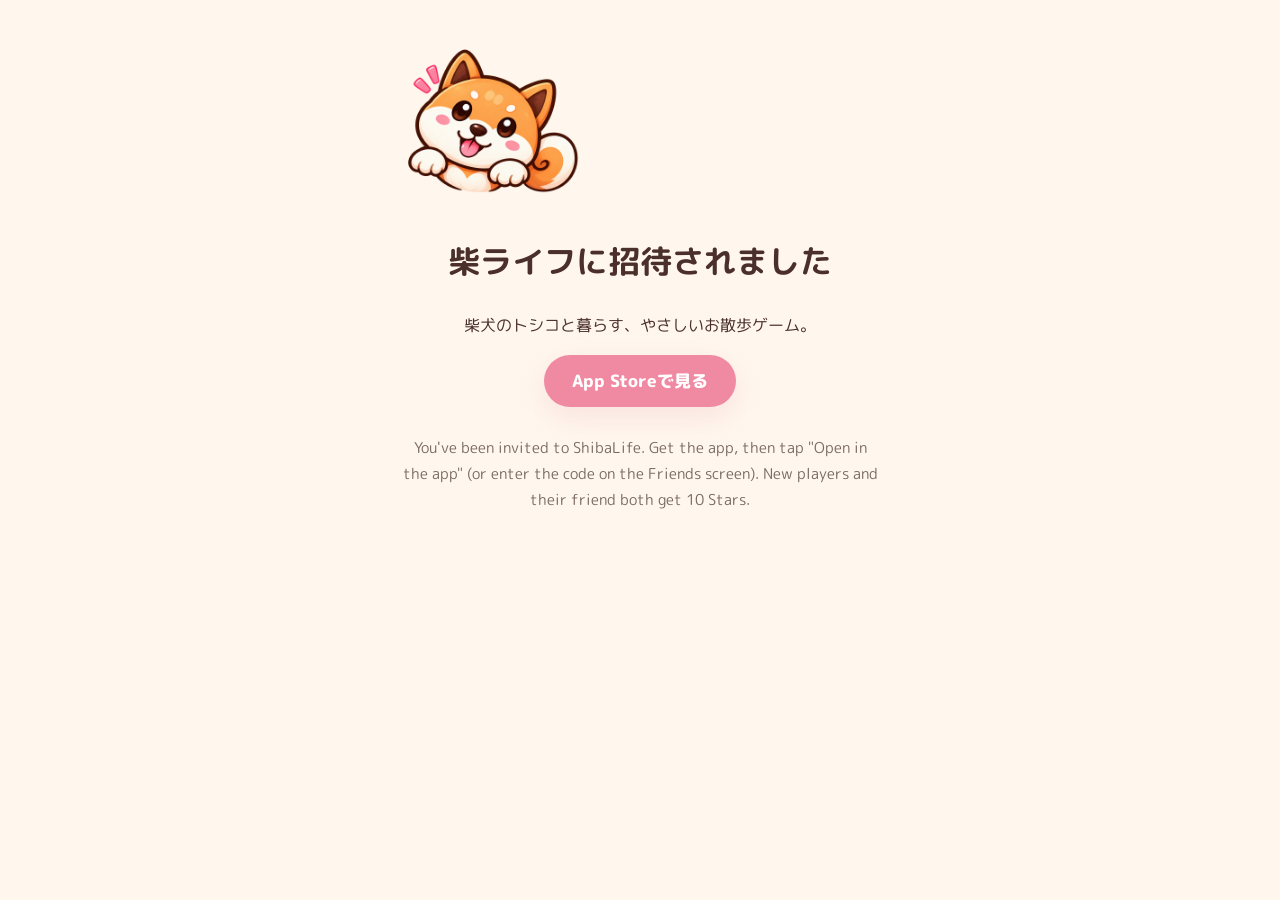
<file: invite/index.html>
<!doctype html>
<html lang="ja">
<head>
<meta charset="utf-8">
<meta name="viewport" content="width=device-width, initial-scale=1">
<title>招待されました ｜ 柴ライフ ShibaLife</title>
<meta name="description" content="柴ライフ（ShibaLife）への招待。友だちコードを入れると、おたがいにホシがもらえます。">
<meta name="robots" content="noindex">
<meta property="og:title" content="柴ライフで、いっしょにお散歩しよう">
<meta property="og:description" content="柴犬のトシコと暮らす、やさしいお散歩ゲーム。友だちコードでホシ10個プレゼント。">
<meta property="og:image" content="https://shibalife.jp/img/og.jpg">
<link rel="icon" type="image/png" href="/img/favicon.png">
<link rel="preconnect" href="https://fonts.googleapis.com">
<link rel="preconnect" href="https://fonts.gstatic.com" crossorigin>
<link href="https://fonts.googleapis.com/css2?family=M+PLUS+Rounded+1c:wght@500;700;800&display=swap" rel="stylesheet">
<link rel="stylesheet" href="/style.css">
<style>
  .invite { max-width: 520px; margin: 0 auto; padding: 32px 20px 48px; text-align: center; }
  .invite img.hero { width: 180px; height: auto; }
  .code { font: 800 32px/1.2 ui-monospace, Menlo, monospace; color: #e86a8a; background: #fff; border: 2px dashed #f2a7b8;
          border-radius: 16px; padding: 14px 18px; margin: 18px auto; display: inline-block; letter-spacing: 1px; user-select: all; }
  .steps { text-align: left; margin: 20px auto; max-width: 420px; line-height: 1.8; }
  .en { color: #7a6a66; font-size: 15px; margin-top: 28px; }
</style>
</head>
<body>
<main class="invite">
  <img class="hero" src="/img/toshiko.png" alt="柴犬のトシコ">
  <h1>柴ライフに招待されました</h1>
  <p>柴犬のトシコと暮らす、やさしいお散歩ゲーム。</p>
  <div id="withcode" hidden>
    <p>友だちコード</p>
    <div class="code" id="code"></div>
    <ol class="steps">
      <li>App Storeから「柴ライフ」をダウンロード</li>
      <li>下の「アプリで開く」をタップ（または 友だち の画面でこのコードを入力）</li>
      <li>はじめての方なら、ふたりとも ホシ10個 プレゼント！</li>
    </ol>
    <p><a class="btn" id="open" href="#">アプリで開く</a></p>
  </div>
  <p><a class="btn" href="https://apps.apple.com/jp/app/id6815152223">App Storeで見る</a></p>
  <p class="en" lang="en">You've been invited to ShibaLife. Get the app, then tap "Open in the app" (or enter the code on the Friends screen). New players and their friend both get 10 Stars.</p>
</main>
<script>
  const c = new URLSearchParams(location.search).get('c');
  if (c && /^TOMO-[0-9A-Z]{6}$/.test(c)) {
    document.getElementById('code').textContent = c;
    document.getElementById('withcode').hidden = false;
    document.getElementById('open').href = 'shibalife://invite?c=' + encodeURIComponent(c);
  }
</script>
</body>
</html>
</file>
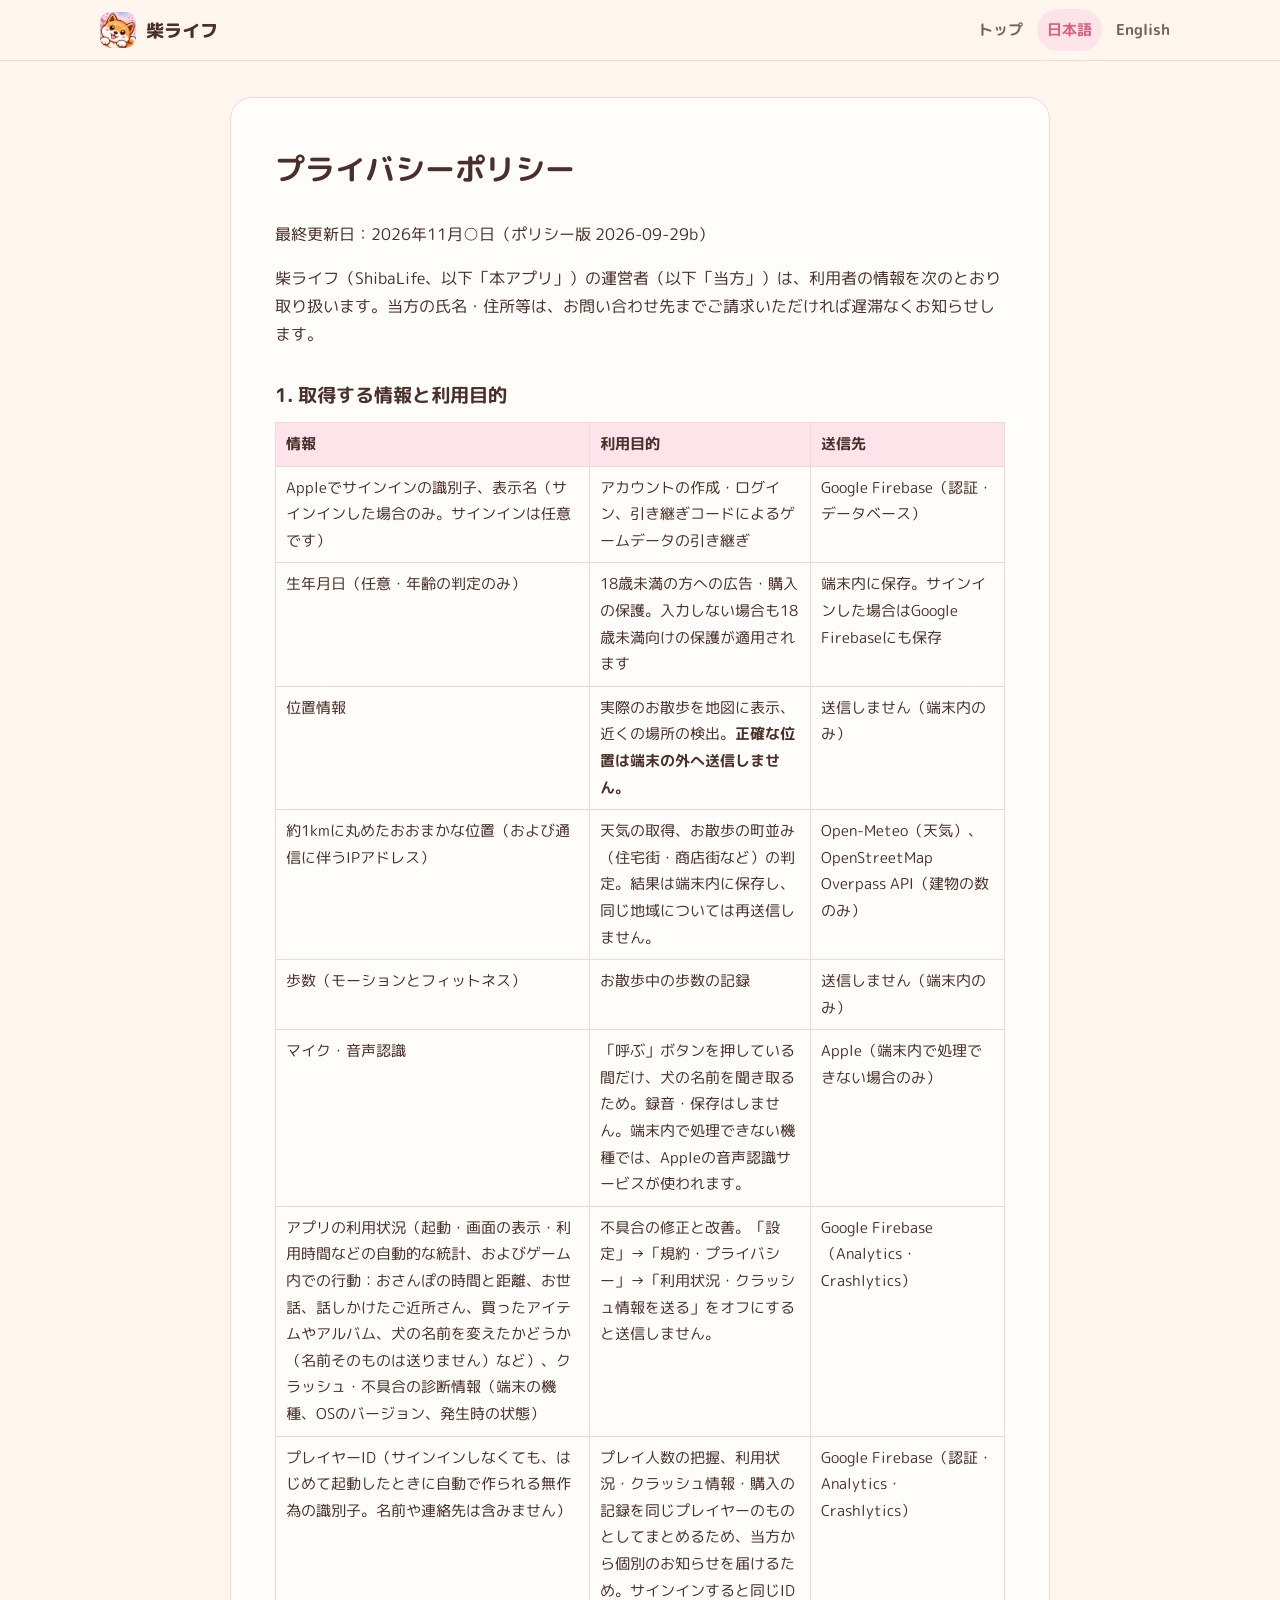
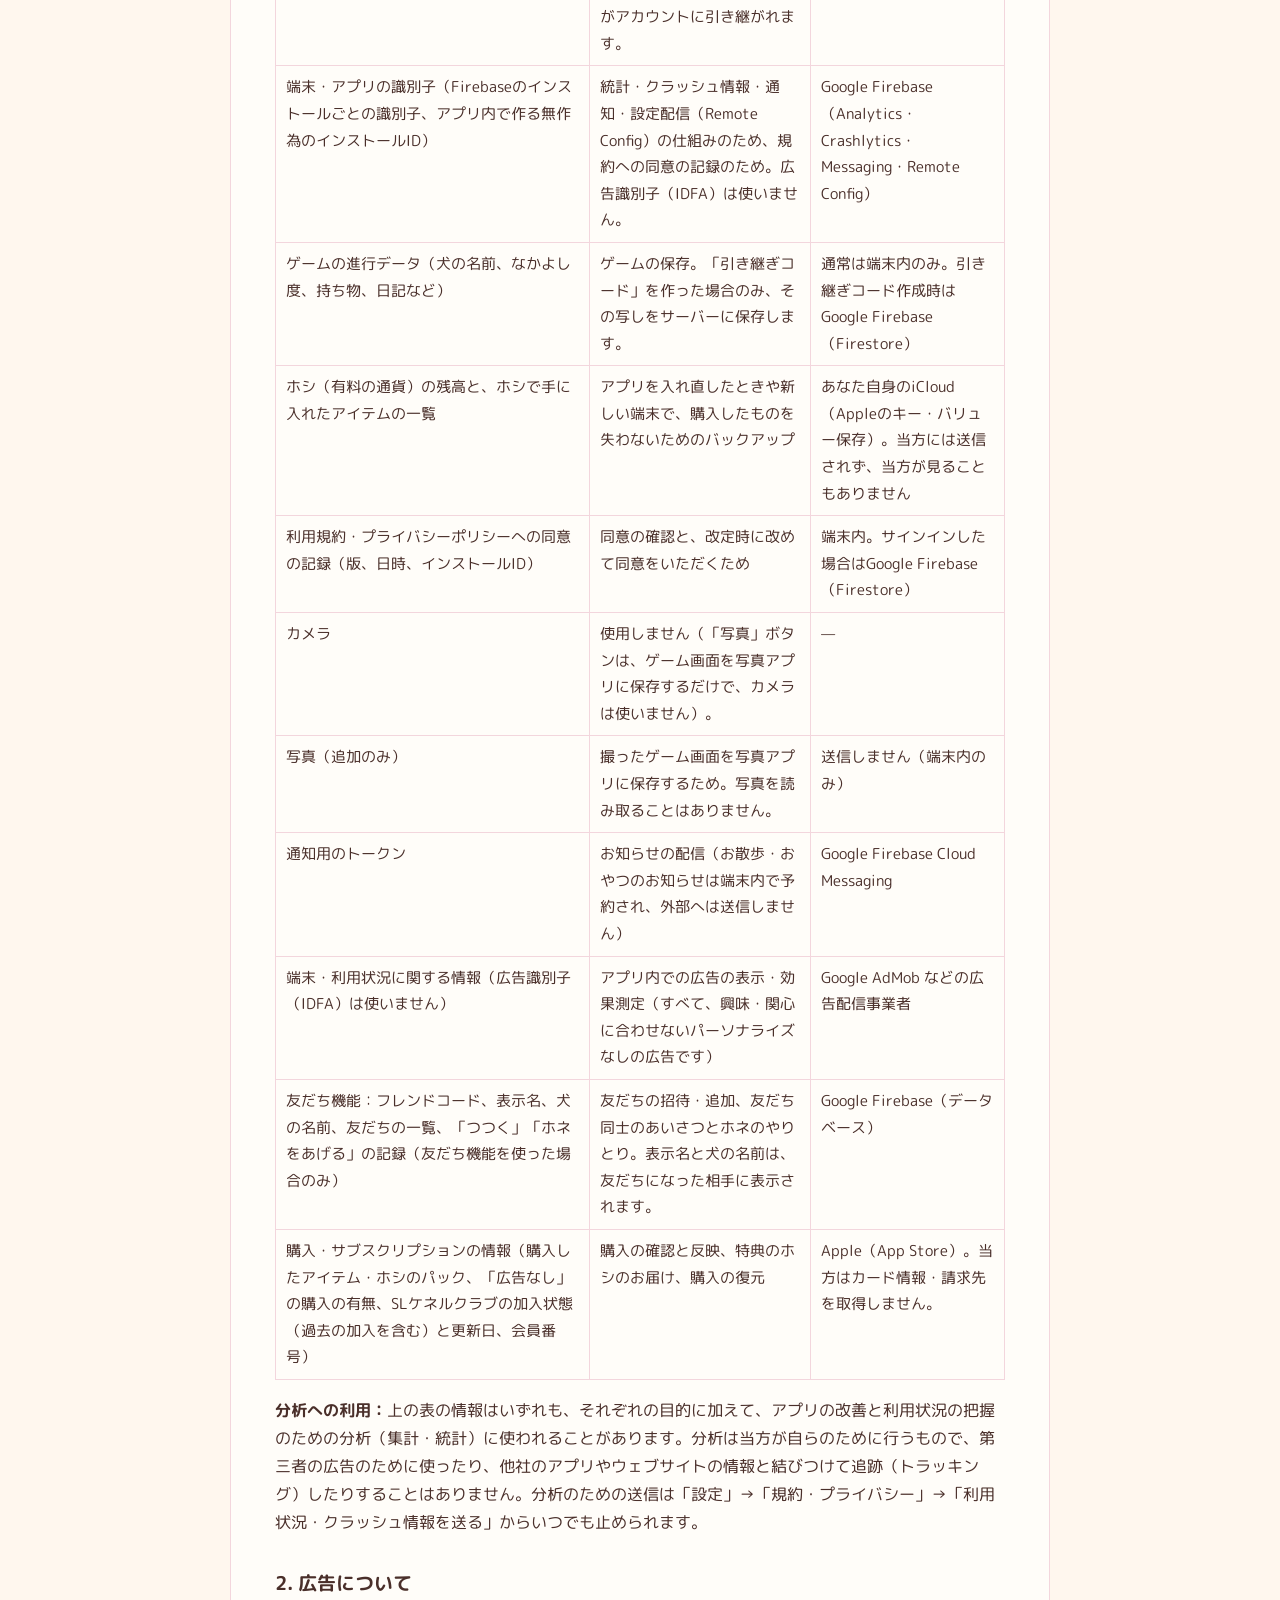
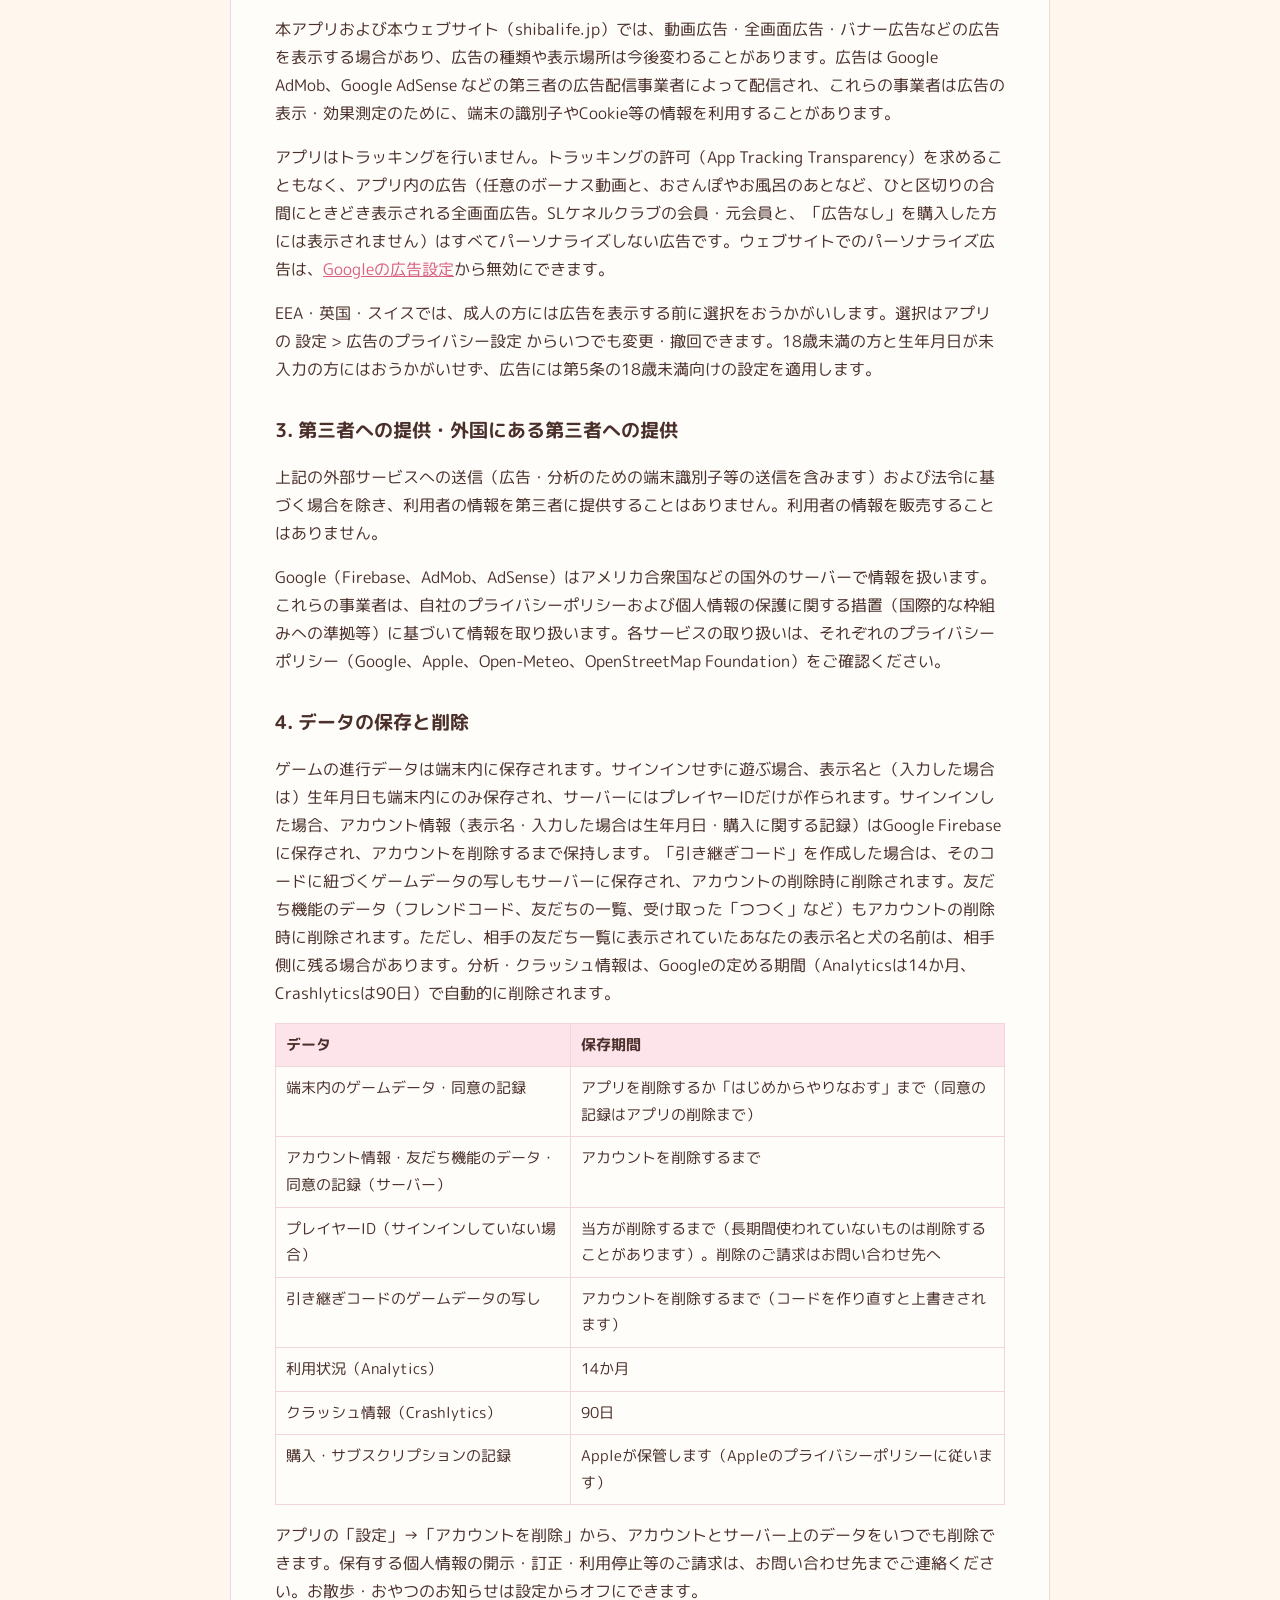
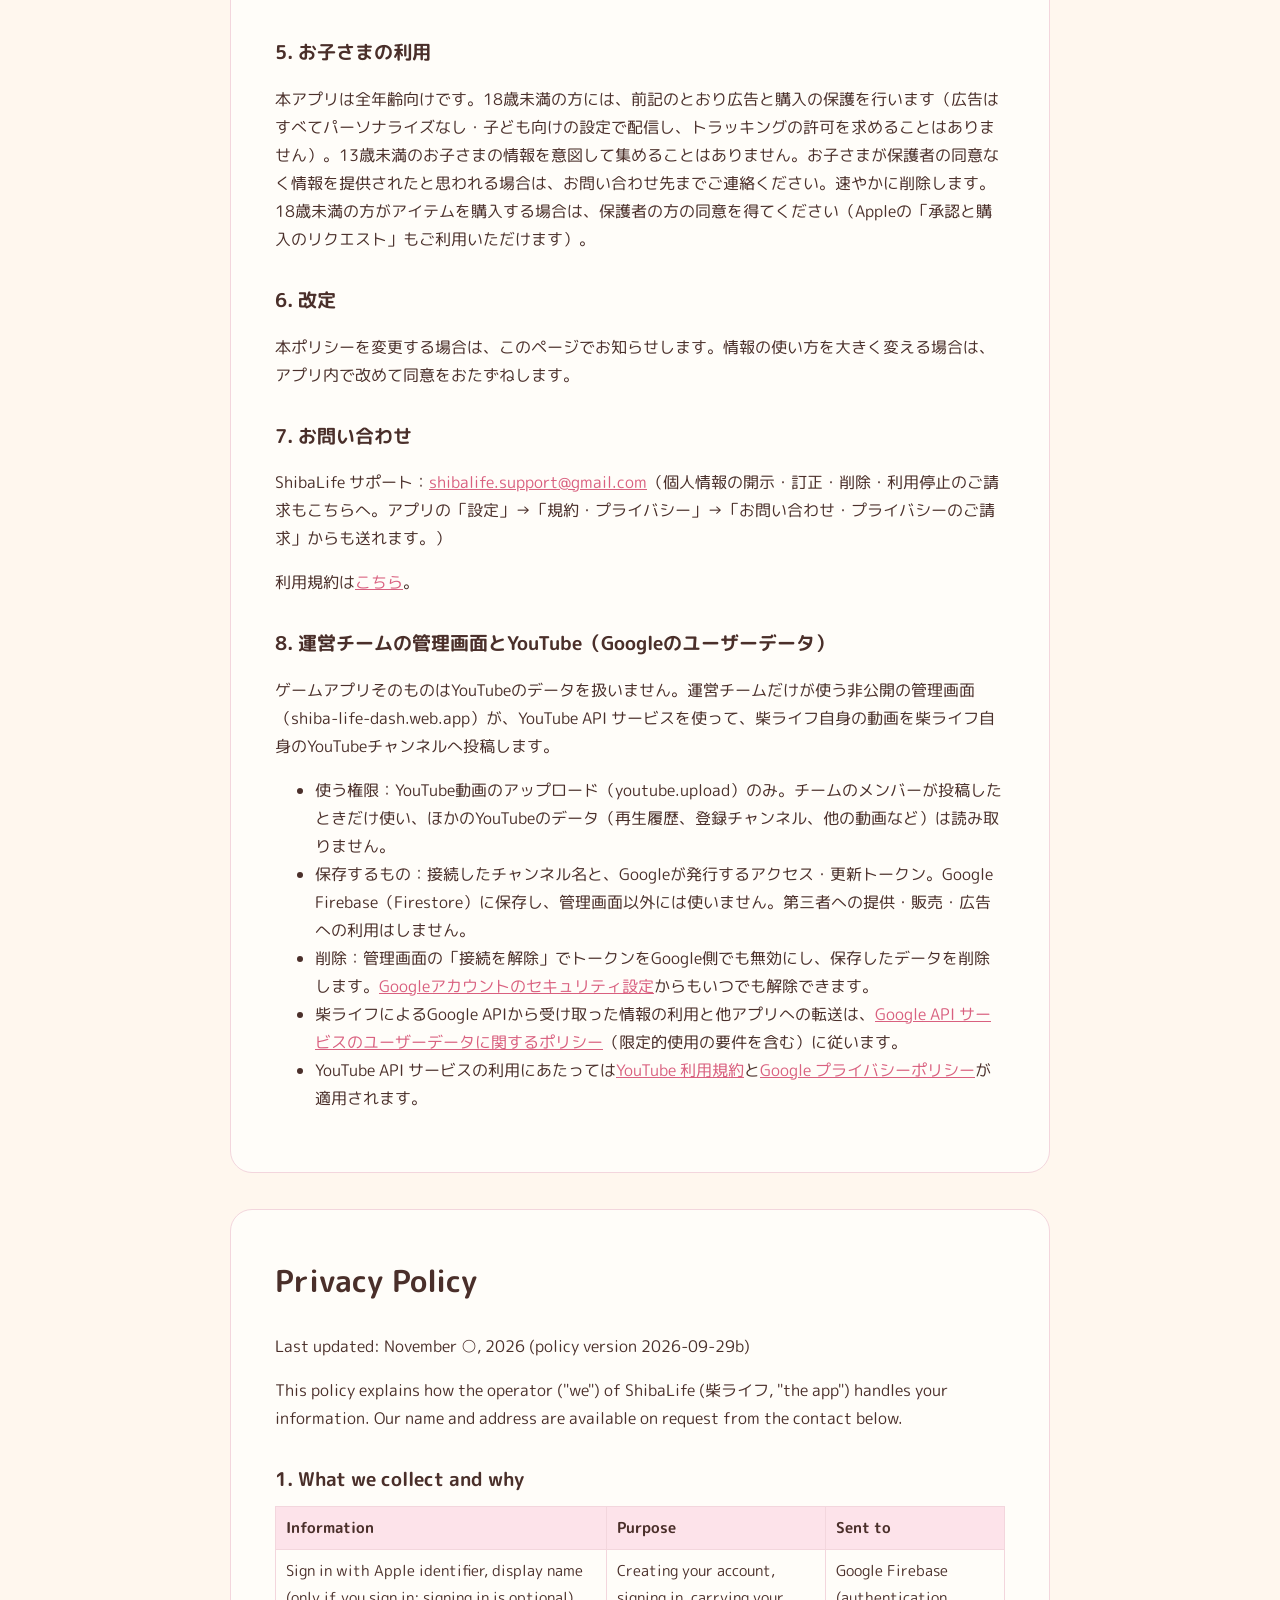
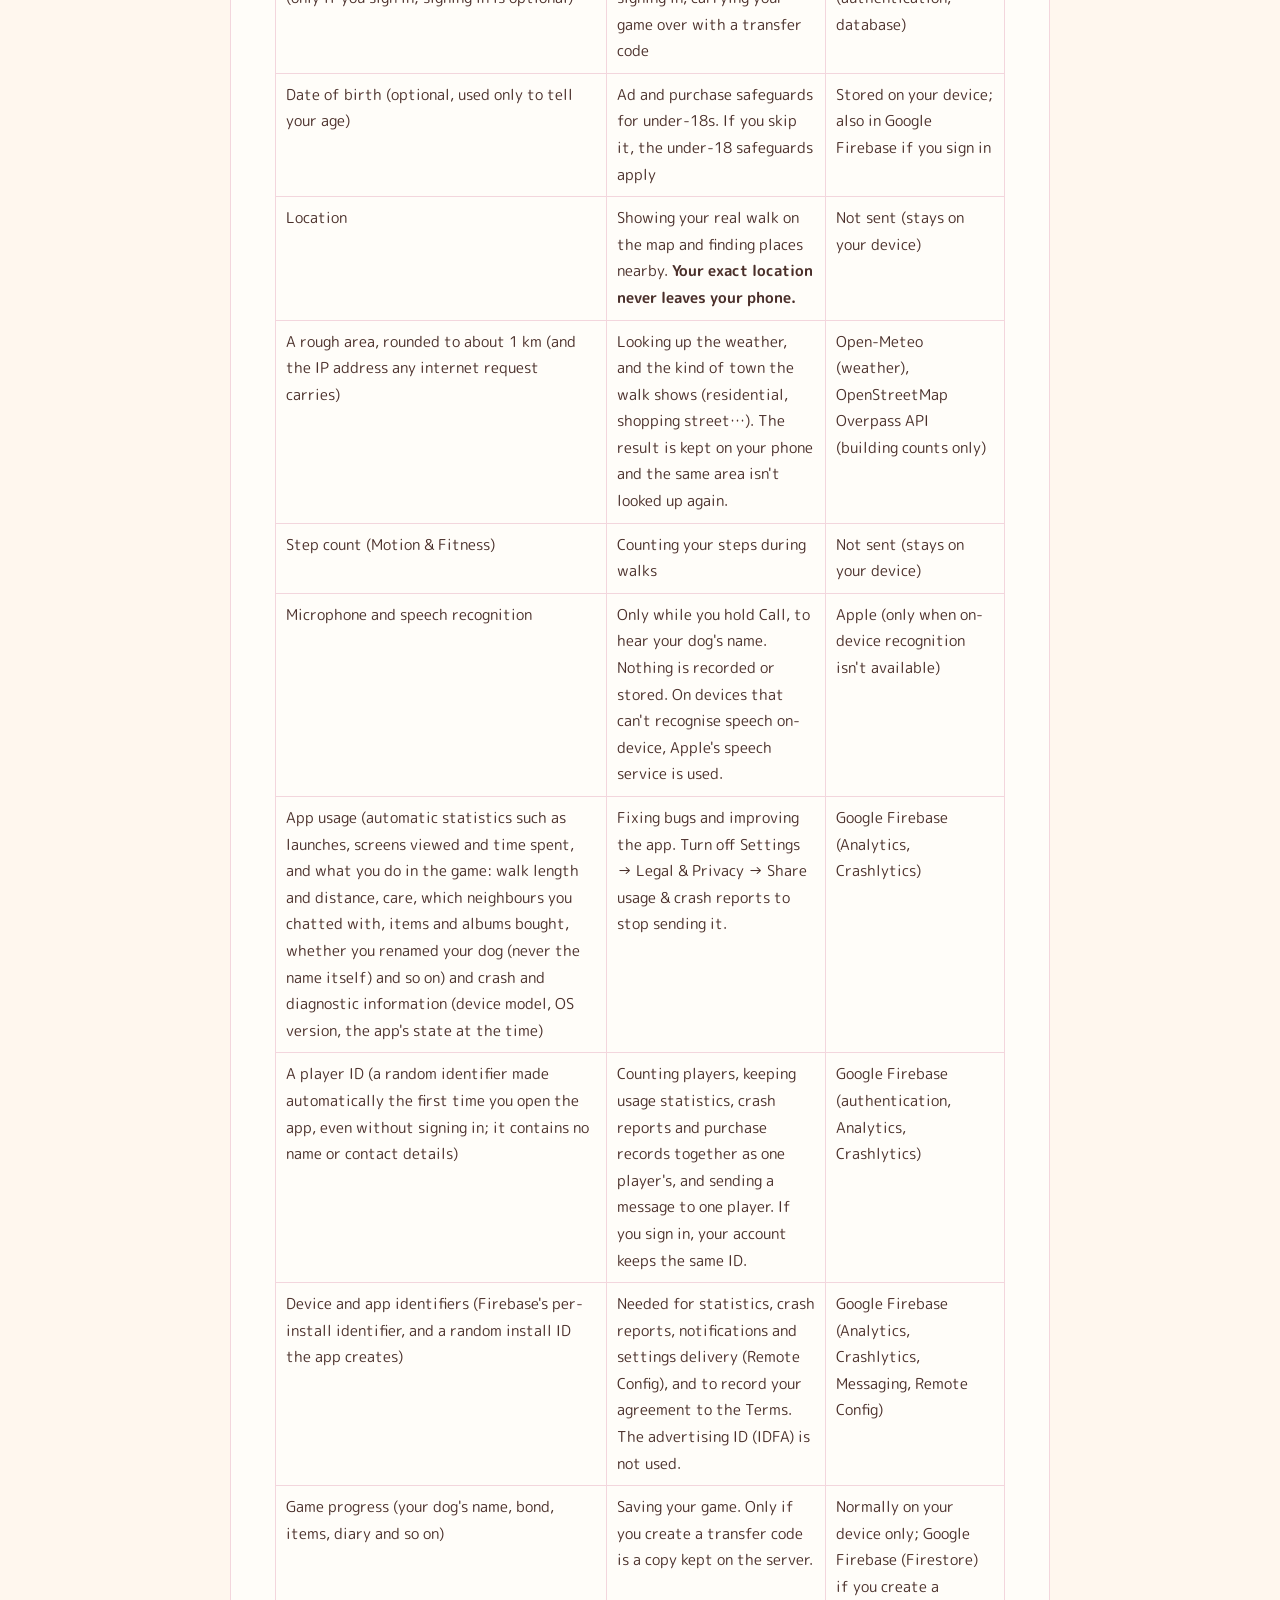
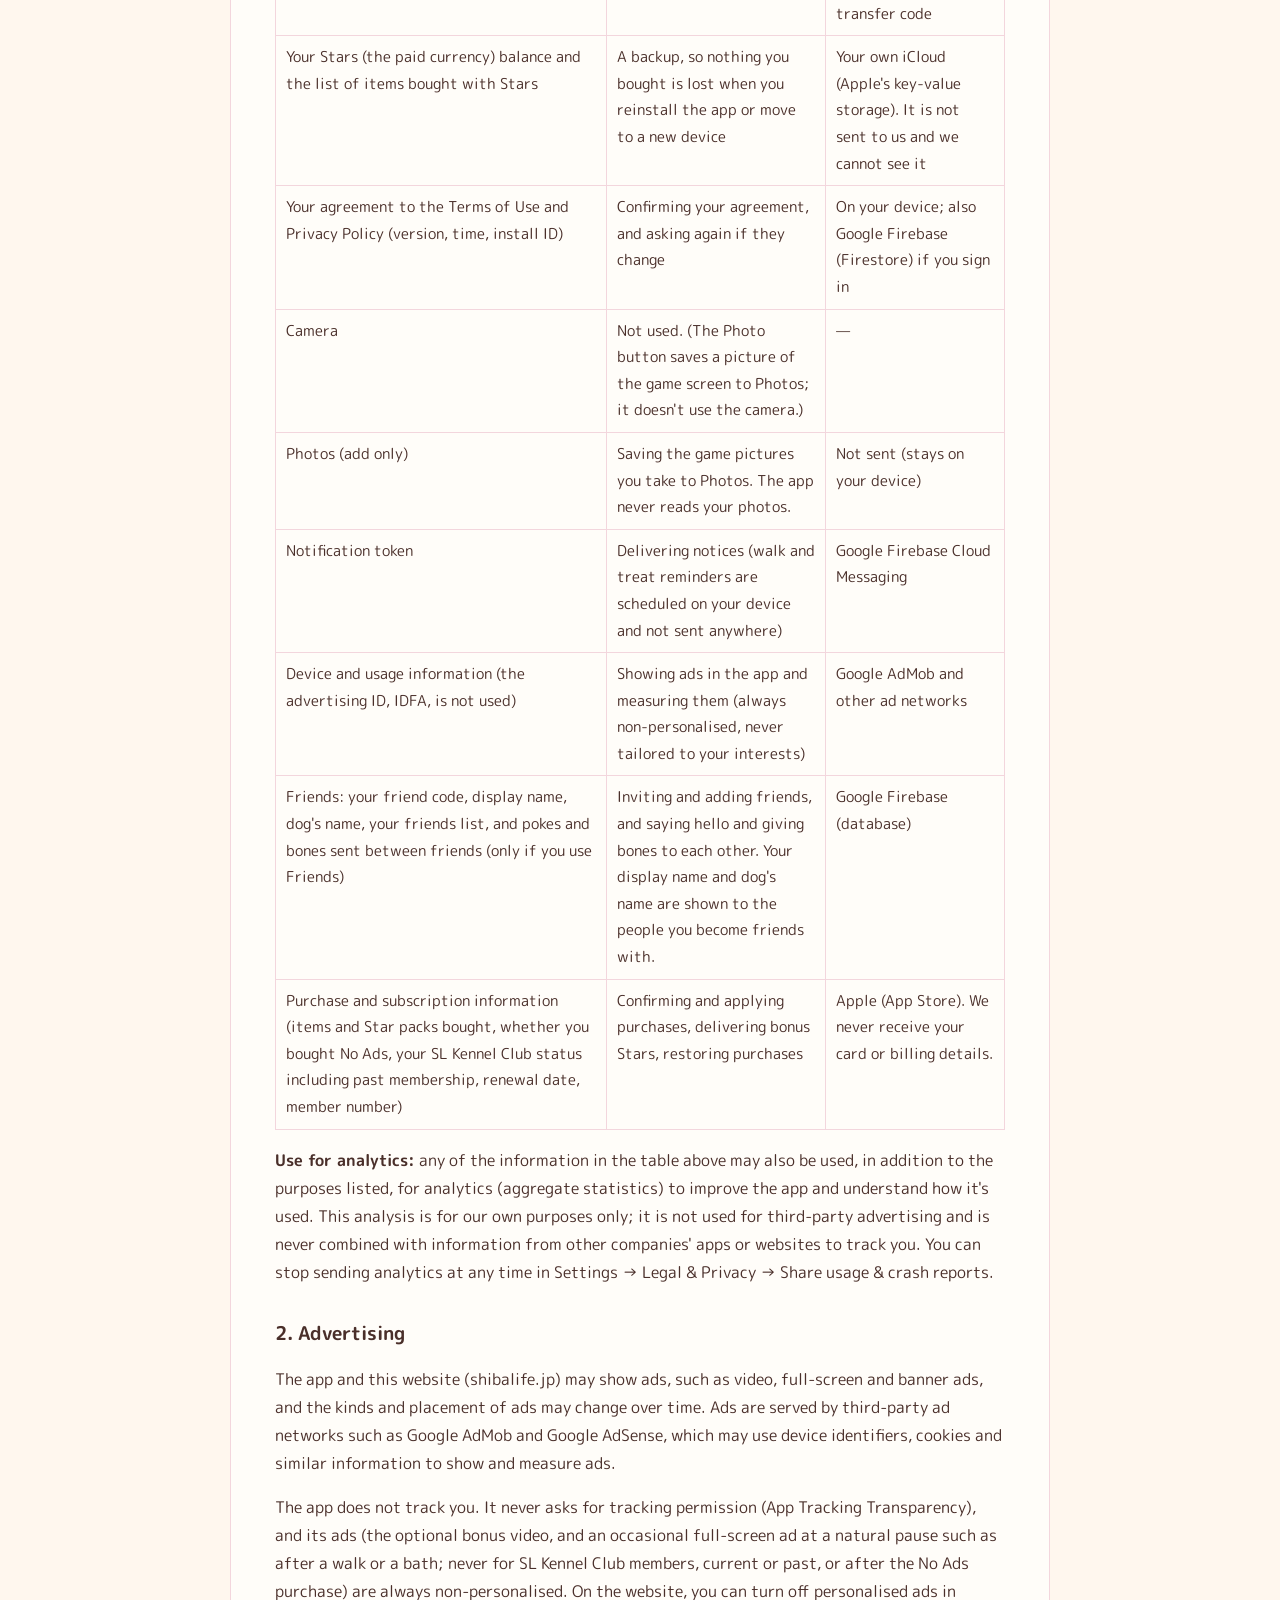
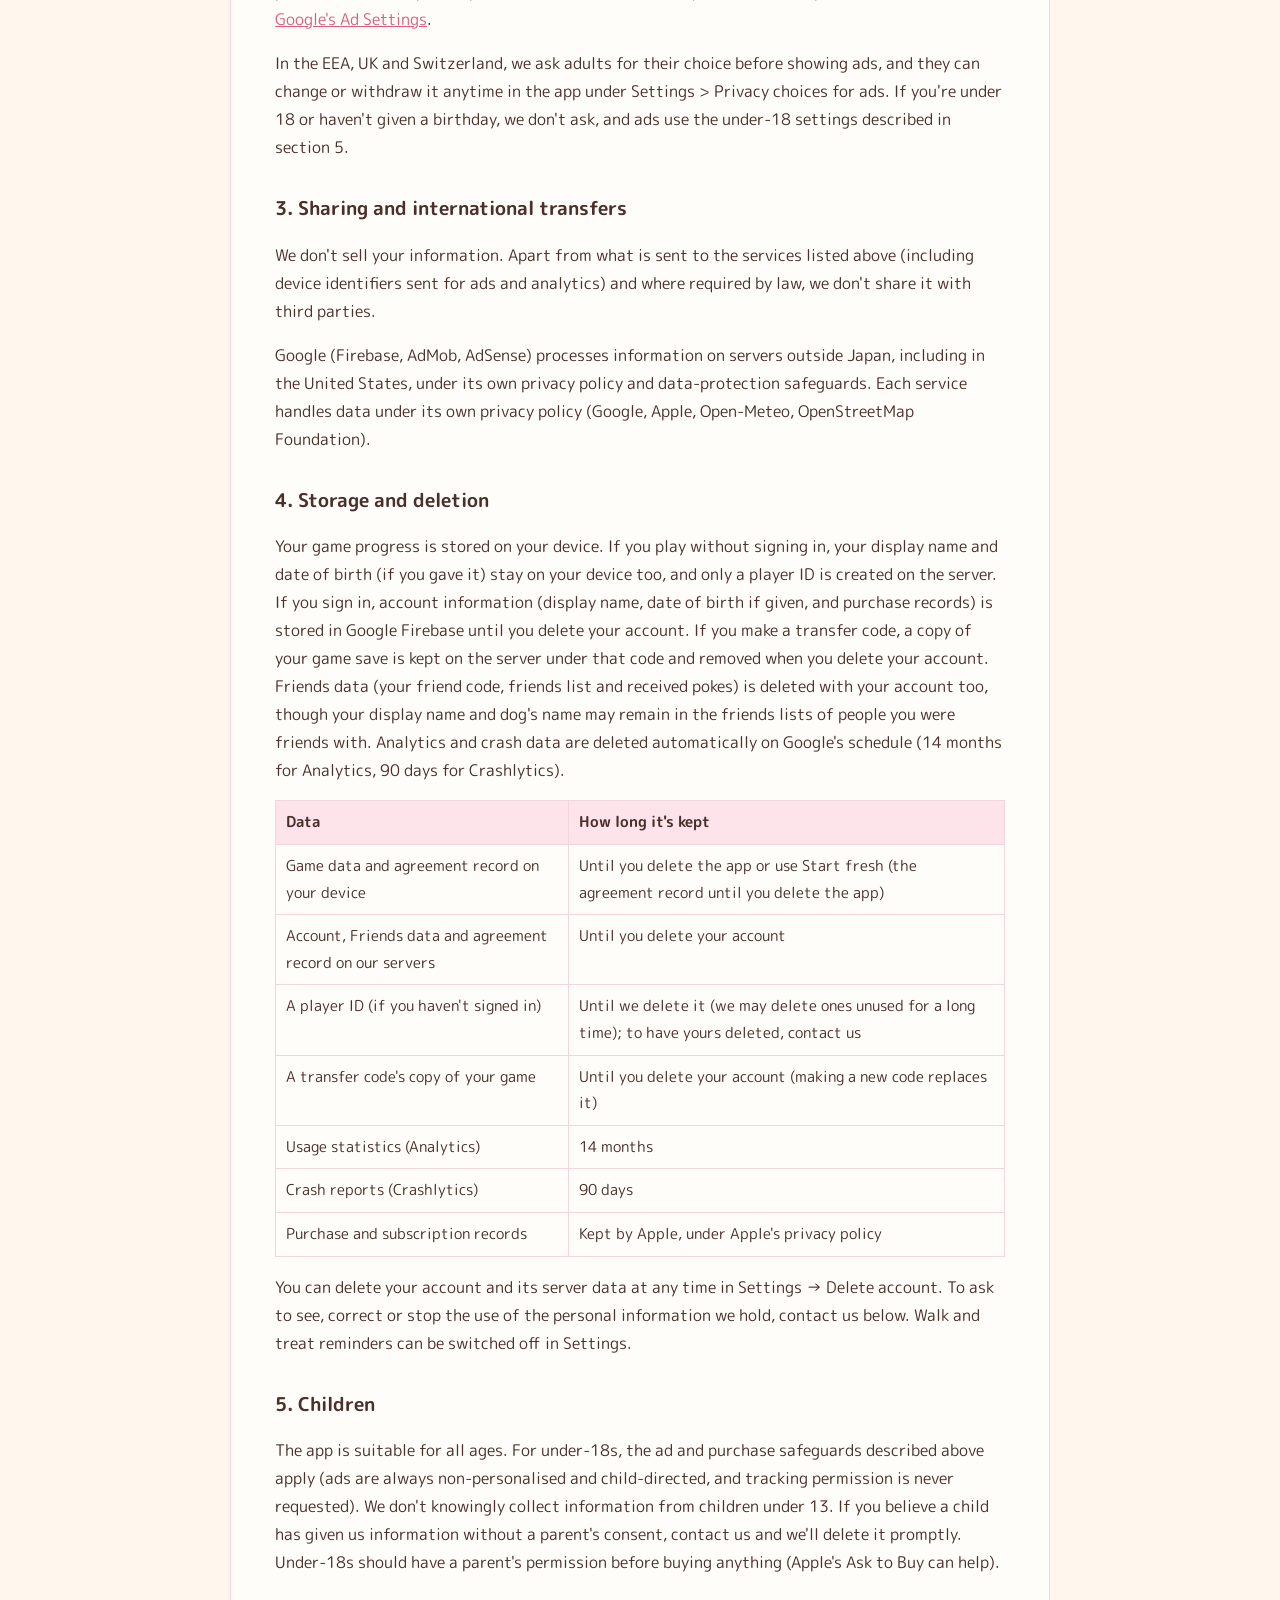
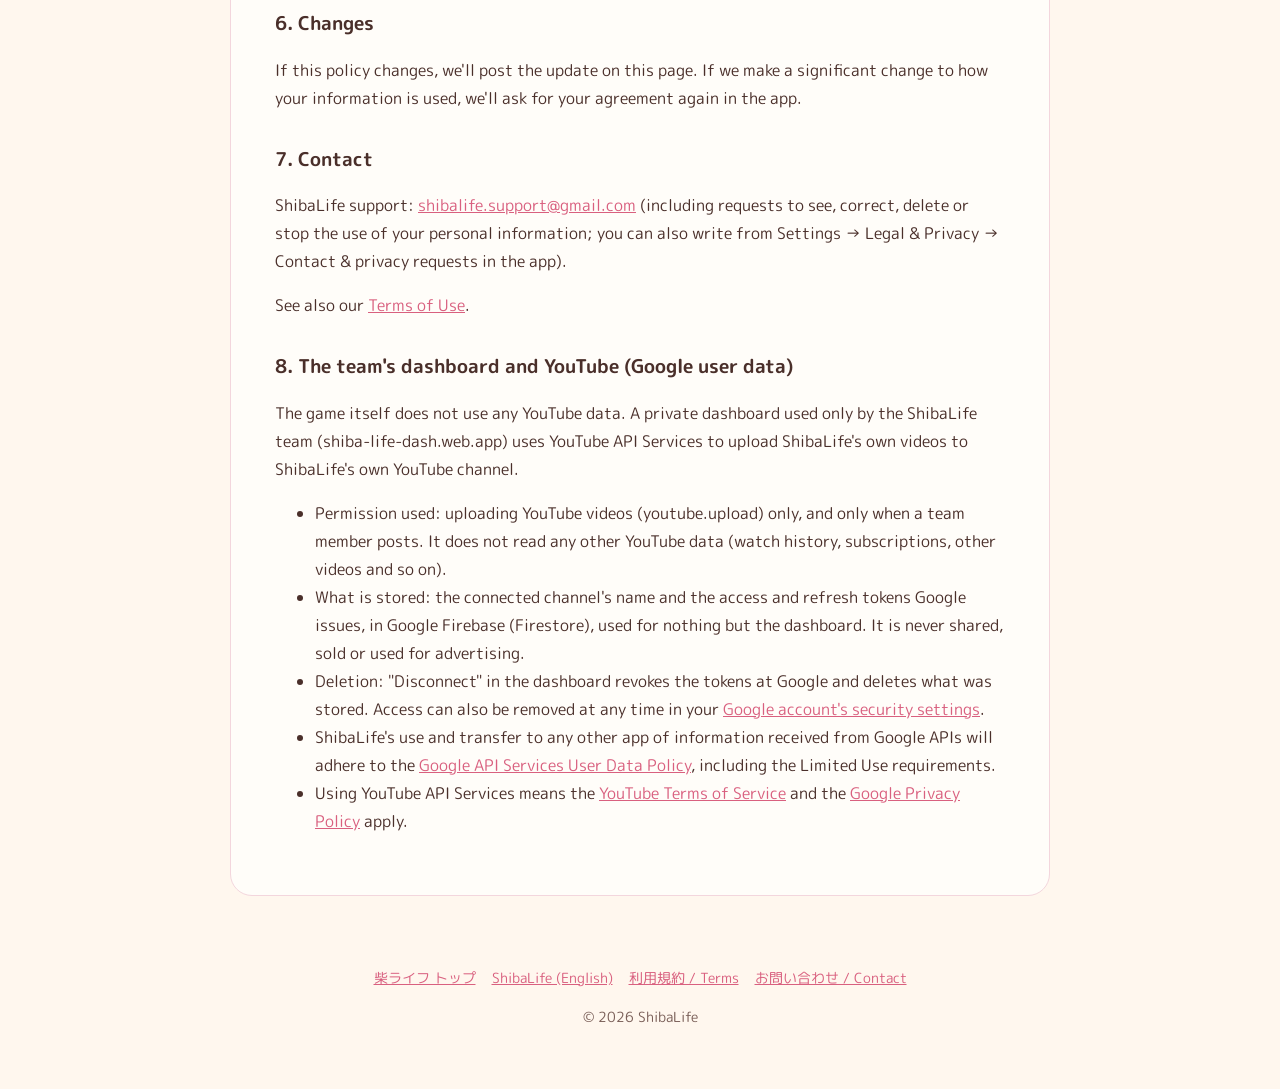
<file: privacy.html>
<!doctype html>
<html lang="ja">
<head>
<meta charset="utf-8">
<meta name="viewport" content="width=device-width, initial-scale=1">
<title>プライバシーポリシー / Privacy Policy ｜ 柴ライフ ShibaLife</title>
<meta name="description" content="柴ライフ（ShibaLife）のプライバシーポリシー。取得する情報、利用目的、外部サービス、位置情報の扱い、アカウント削除について。 Privacy policy for the ShibaLife iPhone app.">
<link rel="canonical" href="https://shibalife.jp/privacy.html">
<meta name="theme-color" content="#fdf1f3">
<link rel="icon" type="image/png" href="/img/favicon.png">
<link rel="apple-touch-icon" href="/img/apple-touch-icon.png">
<meta property="og:title" content="プライバシーポリシー ｜ 柴ライフ ShibaLife">
<meta property="og:image" content="https://shibalife.jp/img/og.jpg">
<link rel="preconnect" href="https://fonts.googleapis.com">
<link rel="preconnect" href="https://fonts.gstatic.com" crossorigin>
<link href="https://fonts.googleapis.com/css2?family=M+PLUS+Rounded+1c:wght@500;700;800&display=swap" rel="stylesheet">
<link rel="stylesheet" href="/style.css">
</head>
<body>
<header class="top">
  <div class="wrap">
    <a class="brand" href="/"><img src="/img/apple-touch-icon.png" alt="" width="36" height="36">柴ライフ</a>
    <nav aria-label="メニュー">
      <a href="/">トップ</a>
      <a href="#ja" aria-current="page">日本語</a>
      <a href="#en" lang="en">English</a>
    </nav>
  </div>
</header>

<main class="wrap">
  <article class="doc" id="ja">
    <h1>プライバシーポリシー</h1>
    <p>最終更新日：2026年11月○日（ポリシー版 2026-09-29b）</p>
    <p>柴ライフ（ShibaLife、以下「本アプリ」）の運営者（以下「当方」）は、利用者の情報を次のとおり取り扱います。当方の氏名・住所等は、お問い合わせ先までご請求いただければ遅滞なくお知らせします。</p>

    <h2>1. 取得する情報と利用目的</h2>
    <div class="table-scroll"><table>
      <tr><th>情報</th><th>利用目的</th><th>送信先</th></tr>
      <tr><td>Appleでサインインの識別子、表示名（サインインした場合のみ。サインインは任意です）</td><td>アカウントの作成・ログイン、引き継ぎコードによるゲームデータの引き継ぎ</td><td>Google Firebase（認証・データベース）</td></tr>
      <tr><td>生年月日（任意・年齢の判定のみ）</td><td>18歳未満の方への広告・購入の保護。入力しない場合も18歳未満向けの保護が適用されます</td><td>端末内に保存。サインインした場合はGoogle Firebaseにも保存</td></tr>
      <tr><td>位置情報</td><td>実際のお散歩を地図に表示、近くの場所の検出。<strong>正確な位置は端末の外へ送信しません。</strong></td><td>送信しません（端末内のみ）</td></tr>
      <tr><td>約1kmに丸めたおおまかな位置（および通信に伴うIPアドレス）</td><td>天気の取得、お散歩の町並み（住宅街・商店街など）の判定。結果は端末内に保存し、同じ地域については再送信しません。</td><td>Open-Meteo（天気）、OpenStreetMap Overpass API（建物の数のみ）</td></tr>
      <tr><td>歩数（モーションとフィットネス）</td><td>お散歩中の歩数の記録</td><td>送信しません（端末内のみ）</td></tr>
      <tr><td>マイク・音声認識</td><td>「呼ぶ」ボタンを押している間だけ、犬の名前を聞き取るため。録音・保存はしません。端末内で処理できない機種では、Appleの音声認識サービスが使われます。</td><td>Apple（端末内で処理できない場合のみ）</td></tr>
      <tr><td>アプリの利用状況（起動・画面の表示・利用時間などの自動的な統計、およびゲーム内での行動：おさんぽの時間と距離、お世話、話しかけたご近所さん、買ったアイテムやアルバム、犬の名前を変えたかどうか（名前そのものは送りません）など）、クラッシュ・不具合の診断情報（端末の機種、OSのバージョン、発生時の状態）</td><td>不具合の修正と改善。「設定」→「規約・プライバシー」→「利用状況・クラッシュ情報を送る」をオフにすると送信しません。</td><td>Google Firebase（Analytics・Crashlytics）</td></tr>
      <tr><td>プレイヤーID（サインインしなくても、はじめて起動したときに自動で作られる無作為の識別子。名前や連絡先は含みません）</td><td>プレイ人数の把握、利用状況・クラッシュ情報・購入の記録を同じプレイヤーのものとしてまとめるため、当方から個別のお知らせを届けるため。サインインすると同じIDがアカウントに引き継がれます。</td><td>Google Firebase（認証・Analytics・Crashlytics）</td></tr>
      <tr><td>端末・アプリの識別子（Firebaseのインストールごとの識別子、アプリ内で作る無作為のインストールID）</td><td>統計・クラッシュ情報・通知・設定配信（Remote Config）の仕組みのため、規約への同意の記録のため。広告識別子（IDFA）は使いません。</td><td>Google Firebase（Analytics・Crashlytics・Messaging・Remote Config）</td></tr>
      <tr><td>ゲームの進行データ（犬の名前、なかよし度、持ち物、日記など）</td><td>ゲームの保存。「引き継ぎコード」を作った場合のみ、その写しをサーバーに保存します。</td><td>通常は端末内のみ。引き継ぎコード作成時はGoogle Firebase（Firestore）</td></tr>
      <tr><td>ホシ（有料の通貨）の残高と、ホシで手に入れたアイテムの一覧</td><td>アプリを入れ直したときや新しい端末で、購入したものを失わないためのバックアップ</td><td>あなた自身のiCloud（Appleのキー・バリュー保存）。当方には送信されず、当方が見ることもありません</td></tr>
      <tr><td>利用規約・プライバシーポリシーへの同意の記録（版、日時、インストールID）</td><td>同意の確認と、改定時に改めて同意をいただくため</td><td>端末内。サインインした場合はGoogle Firebase（Firestore）</td></tr>
      <tr><td>カメラ</td><td>使用しません（「写真」ボタンは、ゲーム画面を写真アプリに保存するだけで、カメラは使いません）。</td><td>—</td></tr>
      <tr><td>写真（追加のみ）</td><td>撮ったゲーム画面を写真アプリに保存するため。写真を読み取ることはありません。</td><td>送信しません（端末内のみ）</td></tr>
      <tr><td>通知用のトークン</td><td>お知らせの配信（お散歩・おやつのお知らせは端末内で予約され、外部へは送信しません）</td><td>Google Firebase Cloud Messaging</td></tr>
      <tr><td>端末・利用状況に関する情報（広告識別子（IDFA）は使いません）</td><td>アプリ内での広告の表示・効果測定（すべて、興味・関心に合わせないパーソナライズなしの広告です）</td><td>Google AdMob などの広告配信事業者</td></tr>
      <tr><td>友だち機能：フレンドコード、表示名、犬の名前、友だちの一覧、「つつく」「ホネをあげる」の記録（友だち機能を使った場合のみ）</td><td>友だちの招待・追加、友だち同士のあいさつとホネのやりとり。表示名と犬の名前は、友だちになった相手に表示されます。</td><td>Google Firebase（データベース）</td></tr>
      <tr><td>購入・サブスクリプションの情報（購入したアイテム・ホシのパック、「広告なし」の購入の有無、SLケネルクラブの加入状態（過去の加入を含む）と更新日、会員番号）</td><td>購入の確認と反映、特典のホシのお届け、購入の復元</td><td>Apple（App Store）。当方はカード情報・請求先を取得しません。</td></tr>
    </table></div>
    <p><strong>分析への利用：</strong>上の表の情報はいずれも、それぞれの目的に加えて、アプリの改善と利用状況の把握のための分析（集計・統計）に使われることがあります。分析は当方が自らのために行うもので、第三者の広告のために使ったり、他社のアプリやウェブサイトの情報と結びつけて追跡（トラッキング）したりすることはありません。分析のための送信は「設定」→「規約・プライバシー」→「利用状況・クラッシュ情報を送る」からいつでも止められます。</p>

    <h2>2. 広告について</h2>
    <p>本アプリおよび本ウェブサイト（shibalife.jp）では、動画広告・全画面広告・バナー広告などの広告を表示する場合があり、広告の種類や表示場所は今後変わることがあります。広告は Google AdMob、Google AdSense などの第三者の広告配信事業者によって配信され、これらの事業者は広告の表示・効果測定のために、端末の識別子やCookie等の情報を利用することがあります。</p>
    <p>アプリはトラッキングを行いません。トラッキングの許可（App Tracking Transparency）を求めることもなく、アプリ内の広告（任意のボーナス動画と、おさんぽやお風呂のあとなど、ひと区切りの合間にときどき表示される全画面広告。SLケネルクラブの会員・元会員と、「広告なし」を購入した方には表示されません）はすべてパーソナライズしない広告です。ウェブサイトでのパーソナライズ広告は、<a href="https://adssettings.google.com/" rel="noopener">Googleの広告設定</a>から無効にできます。</p>

    <p>EEA・英国・スイスでは、成人の方には広告を表示する前に選択をおうかがいします。選択はアプリの 設定 &gt; 広告のプライバシー設定 からいつでも変更・撤回できます。18歳未満の方と生年月日が未入力の方にはおうかがいせず、広告には第5条の18歳未満向けの設定を適用します。</p>

    <h2>3. 第三者への提供・外国にある第三者への提供</h2>
    <p>上記の外部サービスへの送信（広告・分析のための端末識別子等の送信を含みます）および法令に基づく場合を除き、利用者の情報を第三者に提供することはありません。利用者の情報を販売することはありません。</p>
    <p>Google（Firebase、AdMob、AdSense）はアメリカ合衆国などの国外のサーバーで情報を扱います。これらの事業者は、自社のプライバシーポリシーおよび個人情報の保護に関する措置（国際的な枠組みへの準拠等）に基づいて情報を取り扱います。各サービスの取り扱いは、それぞれのプライバシーポリシー（Google、Apple、Open-Meteo、OpenStreetMap Foundation）をご確認ください。</p>

    <h2>4. データの保存と削除</h2>
    <p>ゲームの進行データは端末内に保存されます。サインインせずに遊ぶ場合、表示名と（入力した場合は）生年月日も端末内にのみ保存され、サーバーにはプレイヤーIDだけが作られます。サインインした場合、アカウント情報（表示名・入力した場合は生年月日・購入に関する記録）はGoogle Firebaseに保存され、アカウントを削除するまで保持します。「引き継ぎコード」を作成した場合は、そのコードに紐づくゲームデータの写しもサーバーに保存され、アカウントの削除時に削除されます。友だち機能のデータ（フレンドコード、友だちの一覧、受け取った「つつく」など）もアカウントの削除時に削除されます。ただし、相手の友だち一覧に表示されていたあなたの表示名と犬の名前は、相手側に残る場合があります。分析・クラッシュ情報は、Googleの定める期間（Analyticsは14か月、Crashlyticsは90日）で自動的に削除されます。</p>
    <div class="table-scroll"><table>
      <tr><th>データ</th><th>保存期間</th></tr>
      <tr><td>端末内のゲームデータ・同意の記録</td><td>アプリを削除するか「はじめからやりなおす」まで（同意の記録はアプリの削除まで）</td></tr>
      <tr><td>アカウント情報・友だち機能のデータ・同意の記録（サーバー）</td><td>アカウントを削除するまで</td></tr>
      <tr><td>プレイヤーID（サインインしていない場合）</td><td>当方が削除するまで（長期間使われていないものは削除することがあります）。削除のご請求はお問い合わせ先へ</td></tr>
      <tr><td>引き継ぎコードのゲームデータの写し</td><td>アカウントを削除するまで（コードを作り直すと上書きされます）</td></tr>
      <tr><td>利用状況（Analytics）</td><td>14か月</td></tr>
      <tr><td>クラッシュ情報（Crashlytics）</td><td>90日</td></tr>
      <tr><td>購入・サブスクリプションの記録</td><td>Appleが保管します（Appleのプライバシーポリシーに従います）</td></tr>
    </table></div>
    <p>アプリの「設定」→「アカウントを削除」から、アカウントとサーバー上のデータをいつでも削除できます。保有する個人情報の開示・訂正・利用停止等のご請求は、お問い合わせ先までご連絡ください。お散歩・おやつのお知らせは設定からオフにできます。</p>

    <h2>5. お子さまの利用</h2>
    <p>本アプリは全年齢向けです。18歳未満の方には、前記のとおり広告と購入の保護を行います（広告はすべてパーソナライズなし・子ども向けの設定で配信し、トラッキングの許可を求めることはありません）。13歳未満のお子さまの情報を意図して集めることはありません。お子さまが保護者の同意なく情報を提供されたと思われる場合は、お問い合わせ先までご連絡ください。速やかに削除します。18歳未満の方がアイテムを購入する場合は、保護者の方の同意を得てください（Appleの「承認と購入のリクエスト」もご利用いただけます）。</p>

    <h2>6. 改定</h2>
    <p>本ポリシーを変更する場合は、このページでお知らせします。情報の使い方を大きく変える場合は、アプリ内で改めて同意をおたずねします。</p>

    <h2>7. お問い合わせ</h2>
    <p>ShibaLife サポート：<a href="mailto:shibalife.support@gmail.com">shibalife.support@gmail.com</a>（個人情報の開示・訂正・削除・利用停止のご請求もこちらへ。アプリの「設定」→「規約・プライバシー」→「お問い合わせ・プライバシーのご請求」からも送れます。）</p>
    <p>利用規約は<a href="/terms.html">こちら</a>。</p>
    <h2 id="youtube-ja">8. 運営チームの管理画面とYouTube（Googleのユーザーデータ）</h2>
    <p>ゲームアプリそのものはYouTubeのデータを扱いません。運営チームだけが使う非公開の管理画面（shiba-life-dash.web.app）が、YouTube API サービスを使って、柴ライフ自身の動画を柴ライフ自身のYouTubeチャンネルへ投稿します。</p>
    <ul>
      <li>使う権限：YouTube動画のアップロード（youtube.upload）のみ。チームのメンバーが投稿したときだけ使い、ほかのYouTubeのデータ（再生履歴、登録チャンネル、他の動画など）は読み取りません。</li>
      <li>保存するもの：接続したチャンネル名と、Googleが発行するアクセス・更新トークン。Google Firebase（Firestore）に保存し、管理画面以外には使いません。第三者への提供・販売・広告への利用はしません。</li>
      <li>削除：管理画面の「接続を解除」でトークンをGoogle側でも無効にし、保存したデータを削除します。<a href="https://myaccount.google.com/connections">Googleアカウントのセキュリティ設定</a>からもいつでも解除できます。</li>
      <li>柴ライフによるGoogle APIから受け取った情報の利用と他アプリへの転送は、<a href="https://developers.google.com/terms/api-services-user-data-policy">Google API サービスのユーザーデータに関するポリシー</a>（限定的使用の要件を含む）に従います。</li>
      <li>YouTube API サービスの利用にあたっては<a href="https://www.youtube.com/t/terms">YouTube 利用規約</a>と<a href="https://policies.google.com/privacy">Google プライバシーポリシー</a>が適用されます。</li>
    </ul>
  </article>

  <article class="doc" id="en" lang="en">
    <h1>Privacy Policy</h1>
    <p>Last updated: November ○, 2026 (policy version 2026-09-29b)</p>
    <p>This policy explains how the operator ("we") of ShibaLife (柴ライフ, "the app") handles your information. Our name and address are available on request from the contact below.</p>

    <h2>1. What we collect and why</h2>
    <div class="table-scroll"><table>
      <tr><th>Information</th><th>Purpose</th><th>Sent to</th></tr>
      <tr><td>Sign in with Apple identifier, display name (only if you sign in; signing in is optional)</td><td>Creating your account, signing in, carrying your game over with a transfer code</td><td>Google Firebase (authentication, database)</td></tr>
      <tr><td>Date of birth (optional, used only to tell your age)</td><td>Ad and purchase safeguards for under-18s. If you skip it, the under-18 safeguards apply</td><td>Stored on your device; also in Google Firebase if you sign in</td></tr>
      <tr><td>Location</td><td>Showing your real walk on the map and finding places nearby. <strong>Your exact location never leaves your phone.</strong></td><td>Not sent (stays on your device)</td></tr>
      <tr><td>A rough area, rounded to about 1 km (and the IP address any internet request carries)</td><td>Looking up the weather, and the kind of town the walk shows (residential, shopping street…). The result is kept on your phone and the same area isn't looked up again.</td><td>Open-Meteo (weather), OpenStreetMap Overpass API (building counts only)</td></tr>
      <tr><td>Step count (Motion &amp; Fitness)</td><td>Counting your steps during walks</td><td>Not sent (stays on your device)</td></tr>
      <tr><td>Microphone and speech recognition</td><td>Only while you hold Call, to hear your dog's name. Nothing is recorded or stored. On devices that can't recognise speech on-device, Apple's speech service is used.</td><td>Apple (only when on-device recognition isn't available)</td></tr>
      <tr><td>App usage (automatic statistics such as launches, screens viewed and time spent, and what you do in the game: walk length and distance, care, which neighbours you chatted with, items and albums bought, whether you renamed your dog (never the name itself) and so on) and crash and diagnostic information (device model, OS version, the app's state at the time)</td><td>Fixing bugs and improving the app. Turn off Settings → Legal &amp; Privacy → Share usage &amp; crash reports to stop sending it.</td><td>Google Firebase (Analytics, Crashlytics)</td></tr>
      <tr><td>A player ID (a random identifier made automatically the first time you open the app, even without signing in; it contains no name or contact details)</td><td>Counting players, keeping usage statistics, crash reports and purchase records together as one player's, and sending a message to one player. If you sign in, your account keeps the same ID.</td><td>Google Firebase (authentication, Analytics, Crashlytics)</td></tr>
      <tr><td>Device and app identifiers (Firebase's per-install identifier, and a random install ID the app creates)</td><td>Needed for statistics, crash reports, notifications and settings delivery (Remote Config), and to record your agreement to the Terms. The advertising ID (IDFA) is not used.</td><td>Google Firebase (Analytics, Crashlytics, Messaging, Remote Config)</td></tr>
      <tr><td>Game progress (your dog's name, bond, items, diary and so on)</td><td>Saving your game. Only if you create a transfer code is a copy kept on the server.</td><td>Normally on your device only; Google Firebase (Firestore) if you create a transfer code</td></tr>
      <tr><td>Your Stars (the paid currency) balance and the list of items bought with Stars</td><td>A backup, so nothing you bought is lost when you reinstall the app or move to a new device</td><td>Your own iCloud (Apple's key-value storage). It is not sent to us and we cannot see it</td></tr>
      <tr><td>Your agreement to the Terms of Use and Privacy Policy (version, time, install ID)</td><td>Confirming your agreement, and asking again if they change</td><td>On your device; also Google Firebase (Firestore) if you sign in</td></tr>
      <tr><td>Camera</td><td>Not used. (The Photo button saves a picture of the game screen to Photos; it doesn't use the camera.)</td><td>—</td></tr>
      <tr><td>Photos (add only)</td><td>Saving the game pictures you take to Photos. The app never reads your photos.</td><td>Not sent (stays on your device)</td></tr>
      <tr><td>Notification token</td><td>Delivering notices (walk and treat reminders are scheduled on your device and not sent anywhere)</td><td>Google Firebase Cloud Messaging</td></tr>
      <tr><td>Device and usage information (the advertising ID, IDFA, is not used)</td><td>Showing ads in the app and measuring them (always non-personalised, never tailored to your interests)</td><td>Google AdMob and other ad networks</td></tr>
      <tr><td>Friends: your friend code, display name, dog's name, your friends list, and pokes and bones sent between friends (only if you use Friends)</td><td>Inviting and adding friends, and saying hello and giving bones to each other. Your display name and dog's name are shown to the people you become friends with.</td><td>Google Firebase (database)</td></tr>
      <tr><td>Purchase and subscription information (items and Star packs bought, whether you bought No Ads, your SL Kennel Club status including past membership, renewal date, member number)</td><td>Confirming and applying purchases, delivering bonus Stars, restoring purchases</td><td>Apple (App Store). We never receive your card or billing details.</td></tr>
    </table></div>
    <p><strong>Use for analytics:</strong> any of the information in the table above may also be used, in addition to the purposes listed, for analytics (aggregate statistics) to improve the app and understand how it's used. This analysis is for our own purposes only; it is not used for third-party advertising and is never combined with information from other companies' apps or websites to track you. You can stop sending analytics at any time in Settings → Legal &amp; Privacy → Share usage &amp; crash reports.</p>

    <h2>2. Advertising</h2>
    <p>The app and this website (shibalife.jp) may show ads, such as video, full-screen and banner ads, and the kinds and placement of ads may change over time. Ads are served by third-party ad networks such as Google AdMob and Google AdSense, which may use device identifiers, cookies and similar information to show and measure ads.</p>
    <p>The app does not track you. It never asks for tracking permission (App Tracking Transparency), and its ads (the optional bonus video, and an occasional full-screen ad at a natural pause such as after a walk or a bath; never for SL Kennel Club members, current or past, or after the No Ads purchase) are always non-personalised. On the website, you can turn off personalised ads in <a href="https://adssettings.google.com/" rel="noopener">Google's Ad Settings</a>.</p>

    <p>In the EEA, UK and Switzerland, we ask adults for their choice before showing ads, and they can change or withdraw it anytime in the app under Settings &gt; Privacy choices for ads. If you're under 18 or haven't given a birthday, we don't ask, and ads use the under-18 settings described in section 5.</p>

    <h2>3. Sharing and international transfers</h2>
    <p>We don't sell your information. Apart from what is sent to the services listed above (including device identifiers sent for ads and analytics) and where required by law, we don't share it with third parties.</p>
    <p>Google (Firebase, AdMob, AdSense) processes information on servers outside Japan, including in the United States, under its own privacy policy and data-protection safeguards. Each service handles data under its own privacy policy (Google, Apple, Open-Meteo, OpenStreetMap Foundation).</p>

    <h2>4. Storage and deletion</h2>
    <p>Your game progress is stored on your device. If you play without signing in, your display name and date of birth (if you gave it) stay on your device too, and only a player ID is created on the server. If you sign in, account information (display name, date of birth if given, and purchase records) is stored in Google Firebase until you delete your account. If you make a transfer code, a copy of your game save is kept on the server under that code and removed when you delete your account. Friends data (your friend code, friends list and received pokes) is deleted with your account too, though your display name and dog's name may remain in the friends lists of people you were friends with. Analytics and crash data are deleted automatically on Google's schedule (14 months for Analytics, 90 days for Crashlytics).</p>
    <div class="table-scroll"><table>
      <tr><th>Data</th><th>How long it's kept</th></tr>
      <tr><td>Game data and agreement record on your device</td><td>Until you delete the app or use Start fresh (the agreement record until you delete the app)</td></tr>
      <tr><td>Account, Friends data and agreement record on our servers</td><td>Until you delete your account</td></tr>
      <tr><td>A player ID (if you haven't signed in)</td><td>Until we delete it (we may delete ones unused for a long time); to have yours deleted, contact us</td></tr>
      <tr><td>A transfer code's copy of your game</td><td>Until you delete your account (making a new code replaces it)</td></tr>
      <tr><td>Usage statistics (Analytics)</td><td>14 months</td></tr>
      <tr><td>Crash reports (Crashlytics)</td><td>90 days</td></tr>
      <tr><td>Purchase and subscription records</td><td>Kept by Apple, under Apple's privacy policy</td></tr>
    </table></div>
    <p>You can delete your account and its server data at any time in Settings → Delete account. To ask to see, correct or stop the use of the personal information we hold, contact us below. Walk and treat reminders can be switched off in Settings.</p>

    <h2>5. Children</h2>
    <p>The app is suitable for all ages. For under-18s, the ad and purchase safeguards described above apply (ads are always non-personalised and child-directed, and tracking permission is never requested). We don't knowingly collect information from children under 13. If you believe a child has given us information without a parent's consent, contact us and we'll delete it promptly. Under-18s should have a parent's permission before buying anything (Apple's Ask to Buy can help).</p>

    <h2>6. Changes</h2>
    <p>If this policy changes, we'll post the update on this page. If we make a significant change to how your information is used, we'll ask for your agreement again in the app.</p>

    <h2>7. Contact</h2>
    <p>ShibaLife support: <a href="mailto:shibalife.support@gmail.com">shibalife.support@gmail.com</a> (including requests to see, correct, delete or stop the use of your personal information; you can also write from Settings → Legal &amp; Privacy → Contact &amp; privacy requests in the app).</p>
    <p>See also our <a href="/terms.html">Terms of Use</a>.</p>
    <h2 id="youtube">8. The team's dashboard and YouTube (Google user data)</h2>
    <p>The game itself does not use any YouTube data. A private dashboard used only by the ShibaLife team (shiba-life-dash.web.app) uses YouTube API Services to upload ShibaLife's own videos to ShibaLife's own YouTube channel.</p>
    <ul>
      <li>Permission used: uploading YouTube videos (youtube.upload) only, and only when a team member posts. It does not read any other YouTube data (watch history, subscriptions, other videos and so on).</li>
      <li>What is stored: the connected channel's name and the access and refresh tokens Google issues, in Google Firebase (Firestore), used for nothing but the dashboard. It is never shared, sold or used for advertising.</li>
      <li>Deletion: "Disconnect" in the dashboard revokes the tokens at Google and deletes what was stored. Access can also be removed at any time in your <a href="https://myaccount.google.com/connections">Google account's security settings</a>.</li>
      <li>ShibaLife's use and transfer to any other app of information received from Google APIs will adhere to the <a href="https://developers.google.com/terms/api-services-user-data-policy">Google API Services User Data Policy</a>, including the Limited Use requirements.</li>
      <li>Using YouTube API Services means the <a href="https://www.youtube.com/t/terms">YouTube Terms of Service</a> and the <a href="https://policies.google.com/privacy">Google Privacy Policy</a> apply.</li>
    </ul>
  </article>
</main>

<footer>
  <div class="wrap">
    <nav><a href="/">柴ライフ トップ</a><a href="/en/" lang="en">ShibaLife (English)</a><a href="/terms.html">利用規約 / Terms</a><a href="mailto:shibalife.support@gmail.com">お問い合わせ / Contact</a></nav>
    <p>© 2026 ShibaLife</p>
  </div>
</footer>
</body>
</html>
</file>
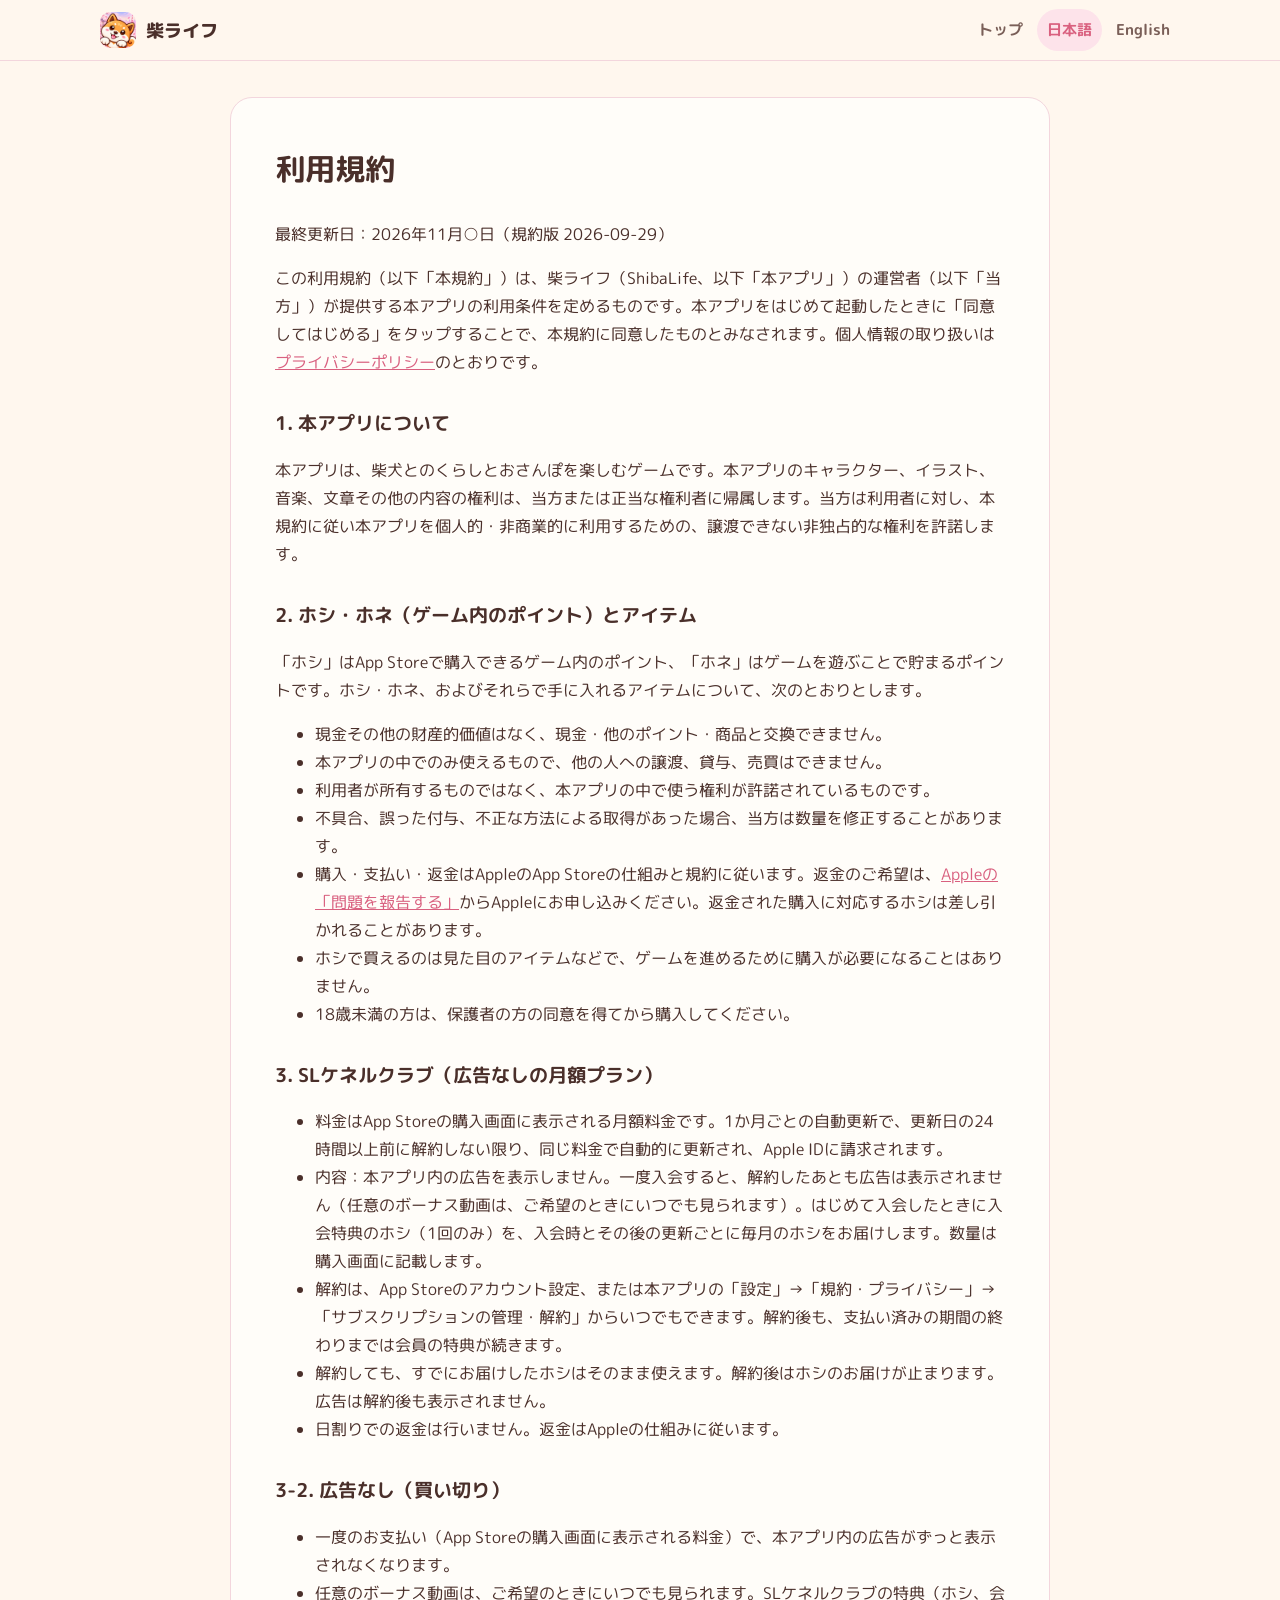
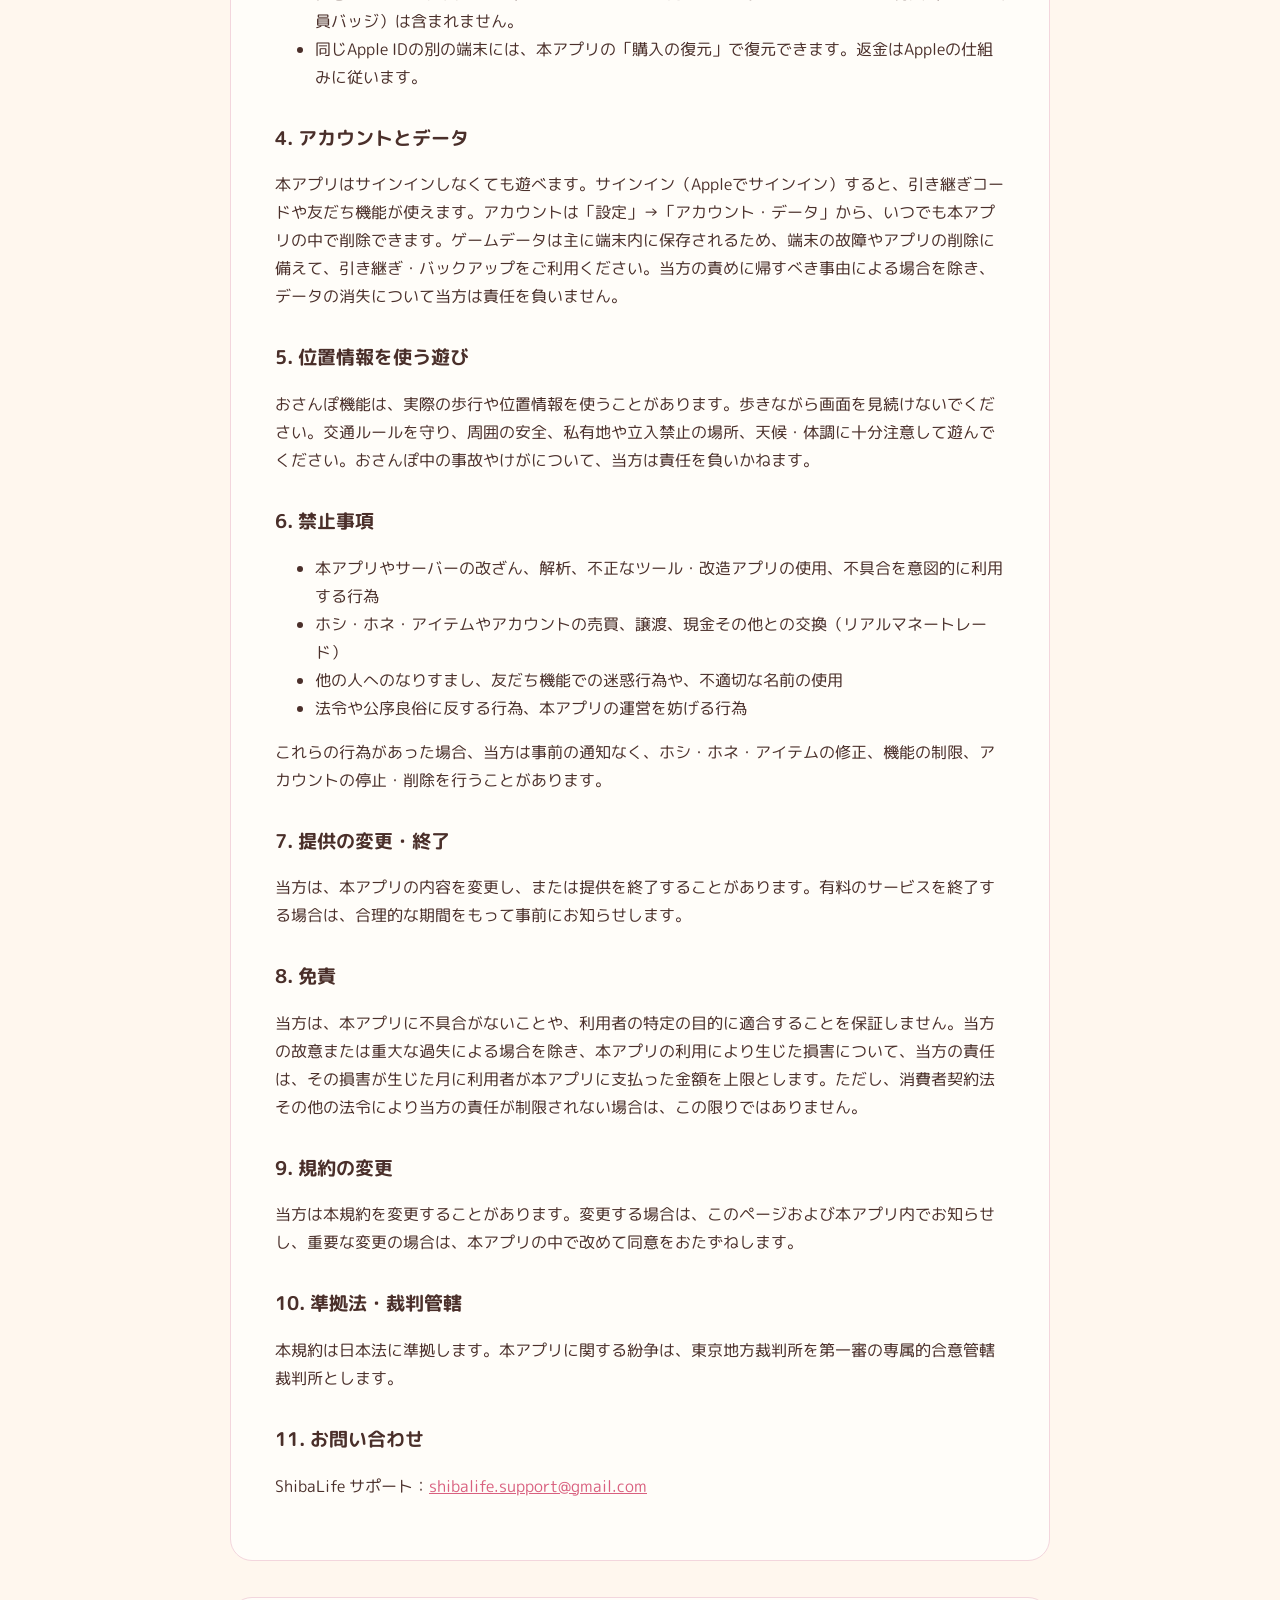
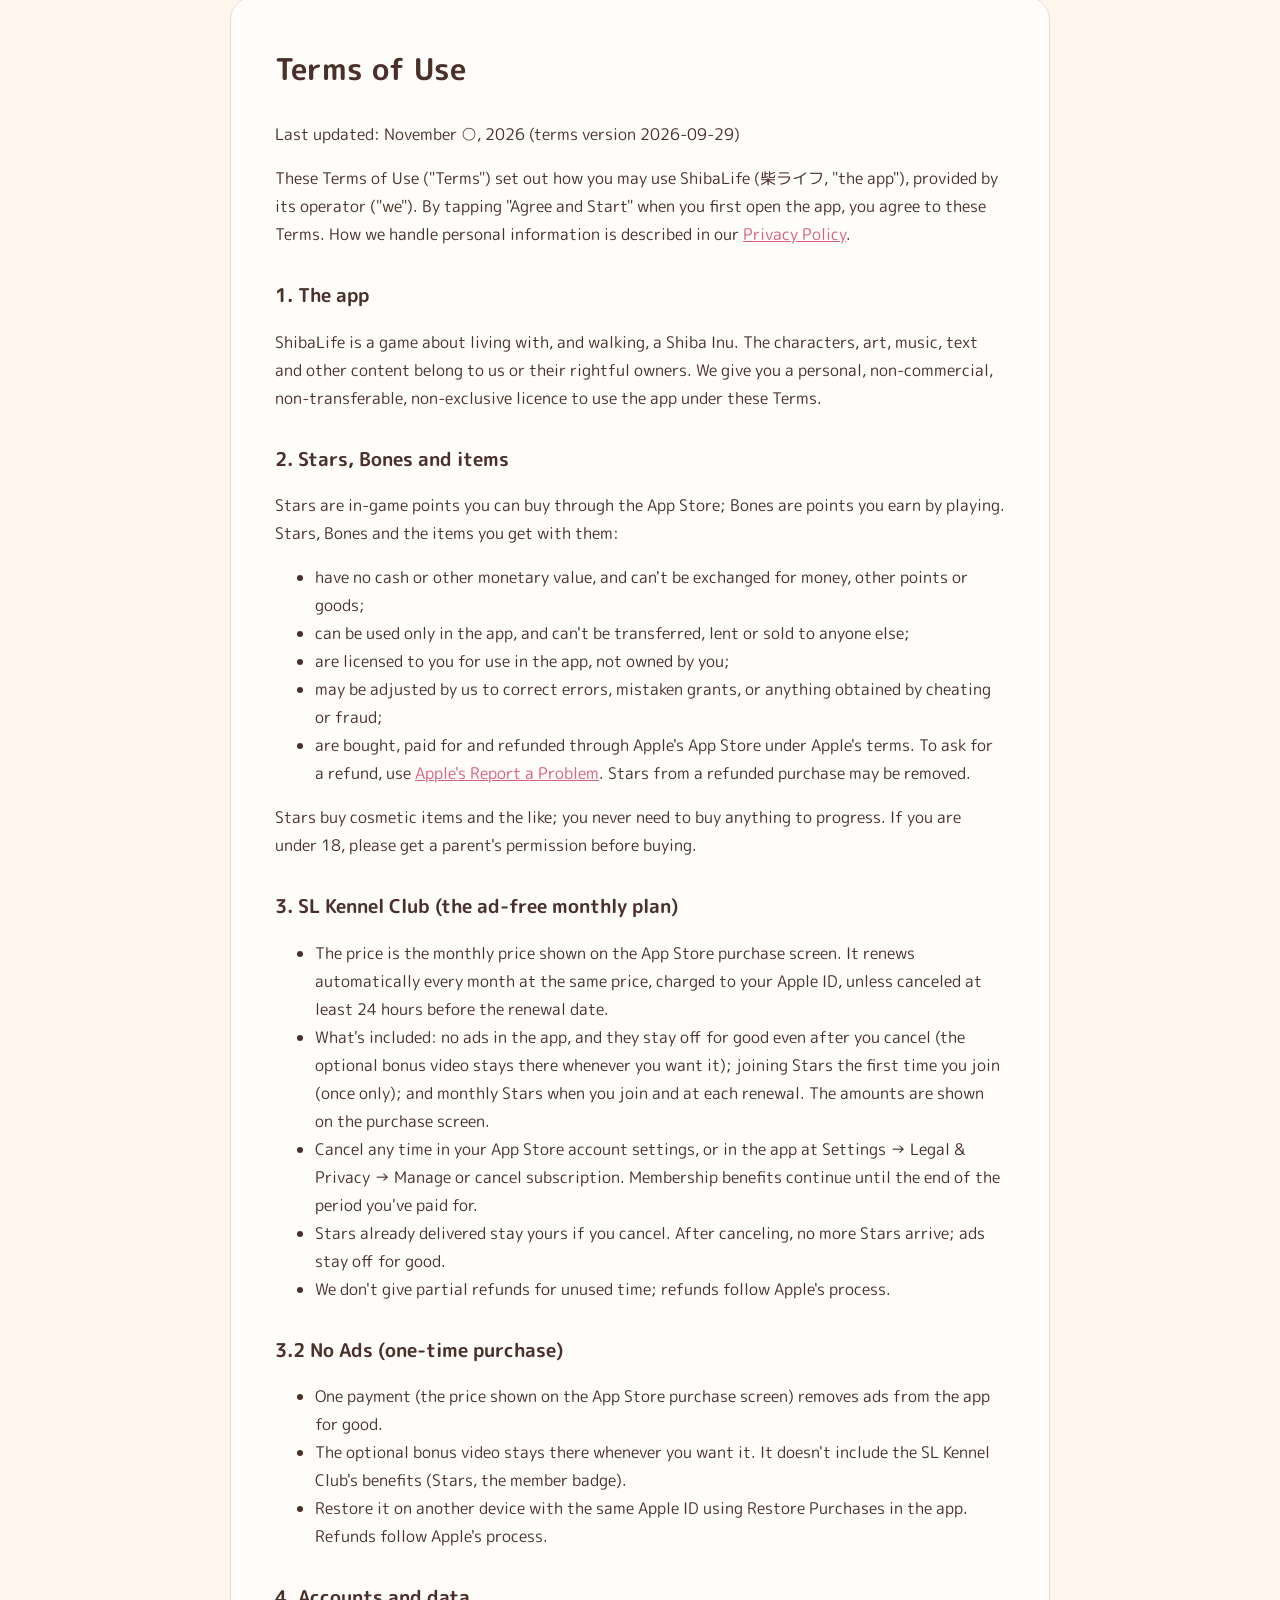
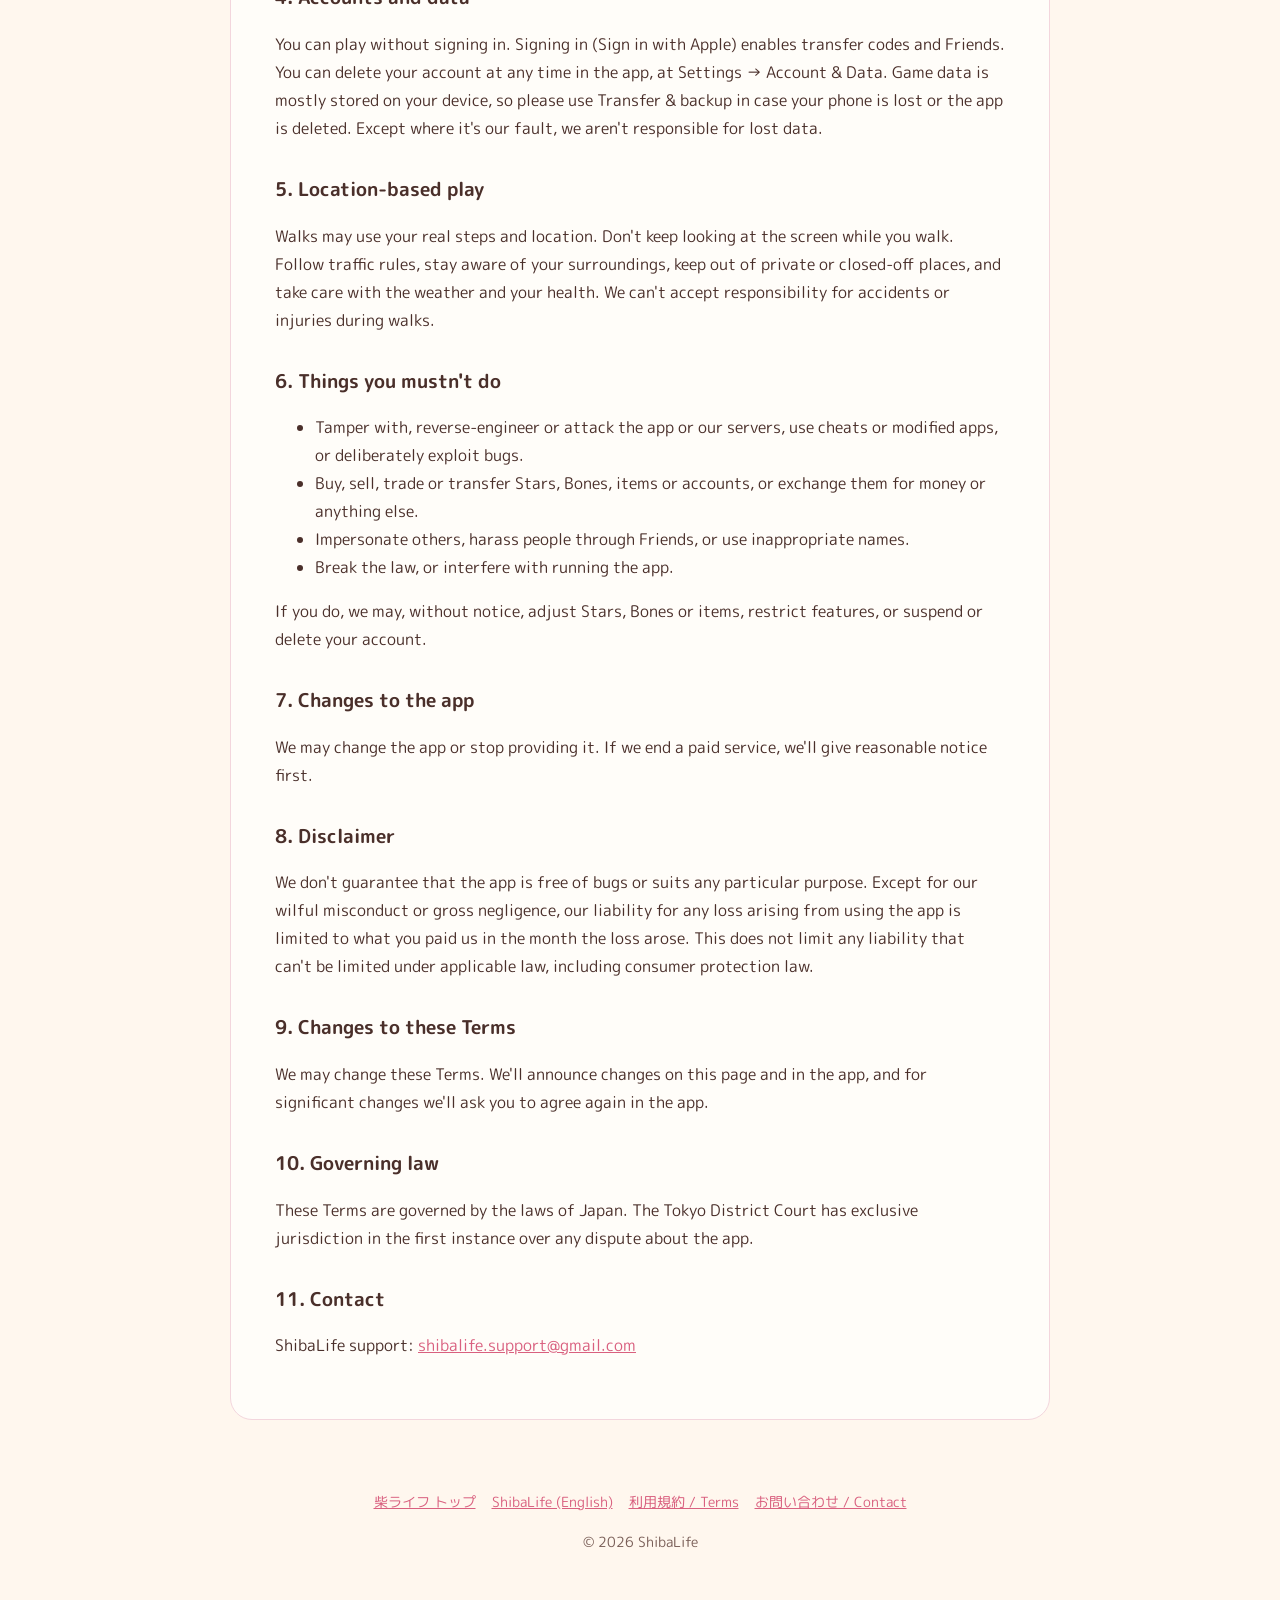
<file: terms.html>
<!doctype html>
<html lang="ja">
<head>
<meta charset="utf-8">
<meta name="viewport" content="width=device-width, initial-scale=1">
<title>利用規約 / Terms of Use ｜ 柴ライフ ShibaLife</title>
<meta name="description" content="柴ライフ（ShibaLife）の利用規約。ホシ・ホネ、SLケネルクラブ（月額）、アカウント、禁止事項について。 Terms of Use for the ShibaLife iPhone app.">
<link rel="canonical" href="https://shibalife.jp/terms.html">
<meta name="theme-color" content="#fdf1f3">
<link rel="icon" type="image/png" href="/img/favicon.png">
<link rel="apple-touch-icon" href="/img/apple-touch-icon.png">
<meta property="og:title" content="利用規約 ｜ 柴ライフ ShibaLife">
<meta property="og:image" content="https://shibalife.jp/img/og.jpg">
<link rel="preconnect" href="https://fonts.googleapis.com">
<link rel="preconnect" href="https://fonts.gstatic.com" crossorigin>
<link href="https://fonts.googleapis.com/css2?family=M+PLUS+Rounded+1c:wght@500;700;800&display=swap" rel="stylesheet">
<link rel="stylesheet" href="/style.css">
</head>
<body>
<header class="top">
  <div class="wrap">
    <a class="brand" href="/"><img src="/img/apple-touch-icon.png" alt="" width="36" height="36">柴ライフ</a>
    <nav aria-label="メニュー">
      <a href="/">トップ</a>
      <a href="#ja" aria-current="page">日本語</a>
      <a href="#en" lang="en">English</a>
    </nav>
  </div>
</header>

<main class="wrap">
  <article class="doc" id="ja">
    <h1>利用規約</h1>
    <p>最終更新日：2026年11月○日（規約版 2026-09-29）</p>
    <p>この利用規約（以下「本規約」）は、柴ライフ（ShibaLife、以下「本アプリ」）の運営者（以下「当方」）が提供する本アプリの利用条件を定めるものです。本アプリをはじめて起動したときに「同意してはじめる」をタップすることで、本規約に同意したものとみなされます。個人情報の取り扱いは<a href="/privacy.html">プライバシーポリシー</a>のとおりです。</p>

    <h2>1. 本アプリについて</h2>
    <p>本アプリは、柴犬とのくらしとおさんぽを楽しむゲームです。本アプリのキャラクター、イラスト、音楽、文章その他の内容の権利は、当方または正当な権利者に帰属します。当方は利用者に対し、本規約に従い本アプリを個人的・非商業的に利用するための、譲渡できない非独占的な権利を許諾します。</p>

    <h2>2. ホシ・ホネ（ゲーム内のポイント）とアイテム</h2>
    <p>「ホシ」はApp Storeで購入できるゲーム内のポイント、「ホネ」はゲームを遊ぶことで貯まるポイントです。ホシ・ホネ、およびそれらで手に入れるアイテムについて、次のとおりとします。</p>
    <ul>
      <li>現金その他の財産的価値はなく、現金・他のポイント・商品と交換できません。</li>
      <li>本アプリの中でのみ使えるもので、他の人への譲渡、貸与、売買はできません。</li>
      <li>利用者が所有するものではなく、本アプリの中で使う権利が許諾されているものです。</li>
      <li>不具合、誤った付与、不正な方法による取得があった場合、当方は数量を修正することがあります。</li>
      <li>購入・支払い・返金はAppleのApp Storeの仕組みと規約に従います。返金のご希望は、<a href="https://reportaproblem.apple.com/" rel="noopener">Appleの「問題を報告する」</a>からAppleにお申し込みください。返金された購入に対応するホシは差し引かれることがあります。</li>
      <li>ホシで買えるのは見た目のアイテムなどで、ゲームを進めるために購入が必要になることはありません。</li>
      <li>18歳未満の方は、保護者の方の同意を得てから購入してください。</li>
    </ul>

    <h2>3. SLケネルクラブ（広告なしの月額プラン）</h2>
    <ul>
      <li>料金はApp Storeの購入画面に表示される月額料金です。1か月ごとの自動更新で、更新日の24時間以上前に解約しない限り、同じ料金で自動的に更新され、Apple IDに請求されます。</li>
      <li>内容：本アプリ内の広告を表示しません。一度入会すると、解約したあとも広告は表示されません（任意のボーナス動画は、ご希望のときにいつでも見られます）。はじめて入会したときに入会特典のホシ（1回のみ）を、入会時とその後の更新ごとに毎月のホシをお届けします。数量は購入画面に記載します。</li>
      <li>解約は、App Storeのアカウント設定、または本アプリの「設定」→「規約・プライバシー」→「サブスクリプションの管理・解約」からいつでもできます。解約後も、支払い済みの期間の終わりまでは会員の特典が続きます。</li>
      <li>解約しても、すでにお届けしたホシはそのまま使えます。解約後はホシのお届けが止まります。広告は解約後も表示されません。</li>
      <li>日割りでの返金は行いません。返金はAppleの仕組みに従います。</li>
    </ul>

    <h2>3-2. 広告なし（買い切り）</h2>
    <ul>
      <li>一度のお支払い（App Storeの購入画面に表示される料金）で、本アプリ内の広告がずっと表示されなくなります。</li>
      <li>任意のボーナス動画は、ご希望のときにいつでも見られます。SLケネルクラブの特典（ホシ、会員バッジ）は含まれません。</li>
      <li>同じApple IDの別の端末には、本アプリの「購入の復元」で復元できます。返金はAppleの仕組みに従います。</li>
    </ul>

    <h2>4. アカウントとデータ</h2>
    <p>本アプリはサインインしなくても遊べます。サインイン（Appleでサインイン）すると、引き継ぎコードや友だち機能が使えます。アカウントは「設定」→「アカウント・データ」から、いつでも本アプリの中で削除できます。ゲームデータは主に端末内に保存されるため、端末の故障やアプリの削除に備えて、引き継ぎ・バックアップをご利用ください。当方の責めに帰すべき事由による場合を除き、データの消失について当方は責任を負いません。</p>

    <h2>5. 位置情報を使う遊び</h2>
    <p>おさんぽ機能は、実際の歩行や位置情報を使うことがあります。歩きながら画面を見続けないでください。交通ルールを守り、周囲の安全、私有地や立入禁止の場所、天候・体調に十分注意して遊んでください。おさんぽ中の事故やけがについて、当方は責任を負いかねます。</p>

    <h2>6. 禁止事項</h2>
    <ul>
      <li>本アプリやサーバーの改ざん、解析、不正なツール・改造アプリの使用、不具合を意図的に利用する行為</li>
      <li>ホシ・ホネ・アイテムやアカウントの売買、譲渡、現金その他との交換（リアルマネートレード）</li>
      <li>他の人へのなりすまし、友だち機能での迷惑行為や、不適切な名前の使用</li>
      <li>法令や公序良俗に反する行為、本アプリの運営を妨げる行為</li>
    </ul>
    <p>これらの行為があった場合、当方は事前の通知なく、ホシ・ホネ・アイテムの修正、機能の制限、アカウントの停止・削除を行うことがあります。</p>

    <h2>7. 提供の変更・終了</h2>
    <p>当方は、本アプリの内容を変更し、または提供を終了することがあります。有料のサービスを終了する場合は、合理的な期間をもって事前にお知らせします。</p>

    <h2>8. 免責</h2>
    <p>当方は、本アプリに不具合がないことや、利用者の特定の目的に適合することを保証しません。当方の故意または重大な過失による場合を除き、本アプリの利用により生じた損害について、当方の責任は、その損害が生じた月に利用者が本アプリに支払った金額を上限とします。ただし、消費者契約法その他の法令により当方の責任が制限されない場合は、この限りではありません。</p>

    <h2>9. 規約の変更</h2>
    <p>当方は本規約を変更することがあります。変更する場合は、このページおよび本アプリ内でお知らせし、重要な変更の場合は、本アプリの中で改めて同意をおたずねします。</p>

    <h2>10. 準拠法・裁判管轄</h2>
    <p>本規約は日本法に準拠します。本アプリに関する紛争は、東京地方裁判所を第一審の専属的合意管轄裁判所とします。</p>

    <h2>11. お問い合わせ</h2>
    <p>ShibaLife サポート：<a href="mailto:shibalife.support@gmail.com">shibalife.support@gmail.com</a></p>
  </article>

  <article class="doc" id="en" lang="en">
    <h1>Terms of Use</h1>
    <p>Last updated: November ○, 2026 (terms version 2026-09-29)</p>
    <p>These Terms of Use ("Terms") set out how you may use ShibaLife (柴ライフ, "the app"), provided by its operator ("we"). By tapping "Agree and Start" when you first open the app, you agree to these Terms. How we handle personal information is described in our <a href="/privacy.html">Privacy Policy</a>.</p>

    <h2>1. The app</h2>
    <p>ShibaLife is a game about living with, and walking, a Shiba Inu. The characters, art, music, text and other content belong to us or their rightful owners. We give you a personal, non-commercial, non-transferable, non-exclusive licence to use the app under these Terms.</p>

    <h2>2. Stars, Bones and items</h2>
    <p>Stars are in-game points you can buy through the App Store; Bones are points you earn by playing. Stars, Bones and the items you get with them:</p>
    <ul>
      <li>have no cash or other monetary value, and can't be exchanged for money, other points or goods;</li>
      <li>can be used only in the app, and can't be transferred, lent or sold to anyone else;</li>
      <li>are licensed to you for use in the app, not owned by you;</li>
      <li>may be adjusted by us to correct errors, mistaken grants, or anything obtained by cheating or fraud;</li>
      <li>are bought, paid for and refunded through Apple's App Store under Apple's terms. To ask for a refund, use <a href="https://reportaproblem.apple.com/" rel="noopener">Apple's Report a Problem</a>. Stars from a refunded purchase may be removed.</li>
    </ul>
    <p>Stars buy cosmetic items and the like; you never need to buy anything to progress. If you are under 18, please get a parent's permission before buying.</p>

    <h2>3. SL Kennel Club (the ad-free monthly plan)</h2>
    <ul>
      <li>The price is the monthly price shown on the App Store purchase screen. It renews automatically every month at the same price, charged to your Apple ID, unless canceled at least 24 hours before the renewal date.</li>
      <li>What's included: no ads in the app, and they stay off for good even after you cancel (the optional bonus video stays there whenever you want it); joining Stars the first time you join (once only); and monthly Stars when you join and at each renewal. The amounts are shown on the purchase screen.</li>
      <li>Cancel any time in your App Store account settings, or in the app at Settings → Legal &amp; Privacy → Manage or cancel subscription. Membership benefits continue until the end of the period you've paid for.</li>
      <li>Stars already delivered stay yours if you cancel. After canceling, no more Stars arrive; ads stay off for good.</li>
      <li>We don't give partial refunds for unused time; refunds follow Apple's process.</li>
    </ul>

    <h2>3.2 No Ads (one-time purchase)</h2>
    <ul>
      <li>One payment (the price shown on the App Store purchase screen) removes ads from the app for good.</li>
      <li>The optional bonus video stays there whenever you want it. It doesn't include the SL Kennel Club's benefits (Stars, the member badge).</li>
      <li>Restore it on another device with the same Apple ID using Restore Purchases in the app. Refunds follow Apple's process.</li>
    </ul>

    <h2>4. Accounts and data</h2>
    <p>You can play without signing in. Signing in (Sign in with Apple) enables transfer codes and Friends. You can delete your account at any time in the app, at Settings → Account &amp; Data. Game data is mostly stored on your device, so please use Transfer &amp; backup in case your phone is lost or the app is deleted. Except where it's our fault, we aren't responsible for lost data.</p>

    <h2>5. Location-based play</h2>
    <p>Walks may use your real steps and location. Don't keep looking at the screen while you walk. Follow traffic rules, stay aware of your surroundings, keep out of private or closed-off places, and take care with the weather and your health. We can't accept responsibility for accidents or injuries during walks.</p>

    <h2>6. Things you mustn't do</h2>
    <ul>
      <li>Tamper with, reverse-engineer or attack the app or our servers, use cheats or modified apps, or deliberately exploit bugs.</li>
      <li>Buy, sell, trade or transfer Stars, Bones, items or accounts, or exchange them for money or anything else.</li>
      <li>Impersonate others, harass people through Friends, or use inappropriate names.</li>
      <li>Break the law, or interfere with running the app.</li>
    </ul>
    <p>If you do, we may, without notice, adjust Stars, Bones or items, restrict features, or suspend or delete your account.</p>

    <h2>7. Changes to the app</h2>
    <p>We may change the app or stop providing it. If we end a paid service, we'll give reasonable notice first.</p>

    <h2>8. Disclaimer</h2>
    <p>We don't guarantee that the app is free of bugs or suits any particular purpose. Except for our wilful misconduct or gross negligence, our liability for any loss arising from using the app is limited to what you paid us in the month the loss arose. This does not limit any liability that can't be limited under applicable law, including consumer protection law.</p>

    <h2>9. Changes to these Terms</h2>
    <p>We may change these Terms. We'll announce changes on this page and in the app, and for significant changes we'll ask you to agree again in the app.</p>

    <h2>10. Governing law</h2>
    <p>These Terms are governed by the laws of Japan. The Tokyo District Court has exclusive jurisdiction in the first instance over any dispute about the app.</p>

    <h2>11. Contact</h2>
    <p>ShibaLife support: <a href="mailto:shibalife.support@gmail.com">shibalife.support@gmail.com</a></p>
  </article>
</main>

<footer>
  <div class="wrap">
    <nav><a href="/">柴ライフ トップ</a><a href="/en/" lang="en">ShibaLife (English)</a><a href="/terms.html">利用規約 / Terms</a><a href="mailto:shibalife.support@gmail.com">お問い合わせ / Contact</a></nav>
    <p>© 2026 ShibaLife</p>
  </div>
</footer>
</body>
</html>
</file>
<file: style.css>
:root {
  --cream: #fff7ee;
  --paper: #fffdf9;
  --pink: #f08aa2;
  --pink-deep: #d9607f;
  --pink-soft: #fde3ea;
  --ink: #4a2f2a;
  --ink-soft: #7a5f58;
  --orange: #f2a14b;
  --line: #f3d6dd;
  --radius: 22px;
  --shadow: 0 10px 30px rgba(217, 96, 127, 0.14);
}
* { box-sizing: border-box; }
html { scroll-behavior: smooth; }
body {
  margin: 0;
  background: var(--cream);
  color: var(--ink);
  font-family: "M PLUS Rounded 1c", "Hiragino Maru Gothic ProN", "Hiragino Sans", system-ui, sans-serif;
  line-height: 1.75;
  -webkit-font-smoothing: antialiased;
}
img { max-width: 100%; display: block; }
a { color: var(--pink-deep); }
.wrap { width: min(1080px, 100% - 32px); margin-inline: auto; }

/* Header */
.top {
  position: sticky; top: 0; z-index: 10;
  background: rgba(255, 247, 238, 0.86);
  backdrop-filter: blur(10px); -webkit-backdrop-filter: blur(10px);
  border-bottom: 1px solid var(--line);
}
.top .wrap { display: flex; align-items: center; justify-content: space-between; gap: 12px; min-height: 60px; }
.brand { display: flex; align-items: center; gap: 10px; text-decoration: none; color: var(--ink); font-weight: 800; font-size: 1.15rem; white-space: nowrap; flex-shrink: 0; }
.brand img { width: 36px; height: 36px; border-radius: 10px; }
.top nav { display: flex; gap: 4px; justify-content: flex-end; overflow-x: auto; scrollbar-width: none; min-width: 0; }
.top nav::-webkit-scrollbar { display: none; }
.top nav a { text-decoration: none; color: var(--ink-soft); font-weight: 700; font-size: .92rem; padding: 8px 10px; border-radius: 999px; white-space: nowrap; }
@media (max-width: 560px) {
  .top nav a { font-size: .84rem; padding: 8px 7px; }
  .top nav a.hide-sm { display: none; }
}
.top nav a:hover, .top nav a[aria-current] { background: var(--pink-soft); color: var(--pink-deep); }

/* Hero: a crisp in-game scene with the ShibaLife lock-up over it (phones: the in-game title screen) */
.hero { position: relative; background: var(--cream); overflow: hidden; }
.hero .scene { position: relative; }
.hero .scene > img { width: 100%; height: auto; display: block; }
.hero .scene.wide > img { height: min(78vh, 56.25vw); object-fit: cover; object-position: center 60%; }
/* A long soft fade from the picture into the cream section below */
.hero .scene::after { content: ""; position: absolute; left: 0; right: 0; bottom: 0; height: 20%;
  background: linear-gradient(to bottom, rgba(255,247,238,0) 0%, rgba(255,247,238,.55) 55%, var(--cream) 100%); pointer-events: none; }
.lockup { position: absolute; left: 50%; top: 6%; width: min(34vw, 520px); transform: translateX(-50%);
  filter: drop-shadow(0 10px 24px rgba(120, 60, 40, .22)); }
.lockup img { display: block; width: 100%; height: auto; }
.lockup .dog, .lockup .paws { width: 63%; margin: 0 auto -19.7% 22.5%; }
.lockup .paws { position: absolute; top: 0; left: 0; margin: 0 0 0 22.5%;
  -webkit-mask-image: radial-gradient(ellipse 11% 9.5% at 16% 72%, #000 70%, transparent 72%), radial-gradient(ellipse 12% 9% at 60% 77%, #000 70%, transparent 72%);
  mask-image: radial-gradient(ellipse 11% 9.5% at 16% 72%, #000 70%, transparent 72%), radial-gradient(ellipse 12% 9% at 60% 77%, #000 70%, transparent 72%);
  z-index: 3; }
.lockup .logo { position: relative; z-index: 2; }
.lockup .ribbon { position: relative; z-index: 4; width: 85%; margin: -12.5% auto 0; }
.wide-only { display: block; } .tall-only { display: none; }
@media (max-width: 700px) {
  .wide-only { display: none; } .tall-only { display: block; }
  .hero .scene.tall-only::after { height: 9%; }
  .hero .cta-band { padding-top: 26px; }
}
.hero .cta-band { position: relative; background: var(--cream); padding: 40px 0 8px; text-align: center; }
.hero h1 { font-size: clamp(1.5rem, 4.6vw, 2.4rem); margin: 0 0 6px; line-height: 1.35; }
.hero .lead { margin: 0 auto 20px; max-width: 42em; color: var(--ink-soft); font-size: clamp(1rem, 2.4vw, 1.15rem); }
/* Fade-in as it arrives */
.reveal { opacity: 0; transform: translateY(18px); transition: opacity 1.1s ease, transform 1.1s ease; }
.reveal.in { opacity: 1; transform: none; }
@media (prefers-reduced-motion: reduce) { .reveal { opacity: 1; transform: none; transition: none; } }
.btn {
  display: inline-flex; align-items: center; gap: 10px; min-height: 52px; padding: 0 28px;
  border-radius: 999px; background: var(--pink); color: #fff; text-decoration: none; font-weight: 800;
  box-shadow: var(--shadow); font-size: 1.05rem;
}
.btn.ghost { background: var(--paper); color: var(--pink-deep); border: 2px solid var(--pink); box-shadow: none; }
.btns { display: flex; gap: 12px; justify-content: center; flex-wrap: wrap; }
.note { font-size: .88rem; color: var(--ink-soft); margin-top: 10px; }

/* Sections */
section { padding: 56px 0; }
h2 { font-size: clamp(1.35rem, 3.6vw, 1.9rem); text-align: center; margin: 0 0 10px; }
h2 + .sub { text-align: center; color: var(--ink-soft); margin: 0 auto 34px; max-width: 40em; }
.cards { display: grid; grid-template-columns: repeat(auto-fit, minmax(230px, 1fr)); gap: 18px; }
.card { background: var(--paper); border: 1.5px solid var(--line); border-radius: var(--radius); padding: 22px; box-shadow: var(--shadow); }
.card h3 { margin: 6px 0 6px; font-size: 1.12rem; }
.card p { margin: 0; color: var(--ink-soft); font-size: .97rem; }
.card .ic { width: 64px; height: 64px; display: block; }

/* Screenshots */
.shots { display: grid; grid-template-columns: repeat(3, 1fr); gap: 18px; align-items: start; }   /* six shots: 6, 3 or 2 across, never a lone one */
@media (min-width: 1000px) { .shots { grid-template-columns: repeat(6, 1fr); } }
@media (max-width: 520px) { .shots { grid-template-columns: repeat(2, 1fr); gap: 12px; } }
/* The seasons: four across, two by two on narrow screens. */
.shots.four { grid-template-columns: repeat(2, 1fr); }
@media (min-width: 760px) { .shots.four { grid-template-columns: repeat(4, 1fr); } }
.shots figcaption small { display: block; font-weight: 500; font-size: .85rem; color: var(--muted, #8a7a80); margin-top: 2px; }
.shots figure { margin: 0; text-align: center; }
.shots img { border-radius: 30px; border: 6px solid #fff; box-shadow: var(--shadow); width: 100%; height: auto; max-width: 300px; margin: 0 auto; box-sizing: content-box; }
.shots figure { max-width: 312px; margin: 0 auto; width: 100%; }
.shots figcaption { margin-top: 10px; font-weight: 700; font-size: .95rem; }

/* Town */
.town { display: grid; grid-template-columns: 1.1fr 1fr; gap: 26px; align-items: center; }
.town .pics { display: grid; grid-template-columns: 1fr 1fr; gap: 14px; }
.town .pics img { border-radius: var(--radius); box-shadow: var(--shadow); width: 100%; height: auto; }
.town ul { padding-left: 1.2em; margin: 0; }
.town li { margin-bottom: 8px; }
@media (max-width: 760px) { .town { grid-template-columns: 1fr; } }

/* Promise band */
.promise { background: var(--paper); border-block: 1.5px solid var(--line); }
.promise ul { list-style: none; padding: 0; margin: 0; display: grid; grid-template-columns: repeat(auto-fit, minmax(240px, 1fr)); gap: 12px 24px; }
.promise li { padding-left: 1.8em; position: relative; }
.promise li::before { content: "🐾"; position: absolute; left: 0; }

/* FAQ */
details { background: var(--paper); border: 1.5px solid var(--line); border-radius: 16px; padding: 14px 18px; margin-bottom: 12px; }
summary { cursor: pointer; font-weight: 800; }
details p { margin: 10px 0 0; color: var(--ink-soft); }

/* Long-form (privacy) */
.doc { background: var(--paper); border: 1.5px solid var(--line); border-radius: var(--radius); padding: clamp(20px, 4vw, 44px); margin: 36px auto; max-width: 820px; }
.doc h1 { font-size: clamp(1.4rem, 4vw, 1.9rem); margin-top: 0; }
.doc h2 { text-align: left; font-size: 1.2rem; margin-top: 30px; }
.doc table { border-collapse: collapse; width: 100%; font-size: .95rem; }
.doc th, .doc td { border: 1px solid var(--line); padding: 8px 10px; text-align: left; vertical-align: top; }
.doc th { background: var(--pink-soft); }
.table-scroll { overflow-x: auto; }

footer { padding: 34px 0 44px; text-align: center; color: var(--ink-soft); font-size: .9rem; }
footer nav { display: flex; gap: 16px; justify-content: center; flex-wrap: wrap; margin-bottom: 10px; }

/* Social links (TikTok, Instagram, Threads) */
.social { display: flex; gap: 12px; justify-content: center; margin: 18px 0 4px; }
.social a { width: 44px; height: 44px; border-radius: 50%; display: inline-flex; align-items: center; justify-content: center;
  background: var(--paper); border: 1.5px solid var(--line); color: var(--ink); transition: transform .15s ease, border-color .15s ease; }
.social a:hover { transform: translateY(-2px); border-color: var(--pink); color: var(--pink-deep); }
.social svg { width: 22px; height: 22px; fill: currentColor; }
.social.small { margin: 0 0 14px; }
.note.follow { margin-top: 4px; }

/* The opening MV: a vertical poster with a play button, swapped for the player on tap. */
.mv { display: flex; justify-content: center; }
.mv-play, .mv-video { width: min(360px, 100%); aspect-ratio: 9 / 16; border-radius: 22px; overflow: hidden; display: block;
  background: #2a1d1a; box-shadow: 0 14px 34px rgba(74, 47, 42, .18); border: 1.5px solid var(--line); }
.mv-play { position: relative; padding: 0; cursor: pointer; }
.mv-play img { width: 100%; height: 100%; object-fit: cover; display: block; transition: transform .3s ease; }
.mv-play:hover img, .mv-play:focus-visible img { transform: scale(1.03); }
.mv-play:focus-visible { outline: 3px solid var(--pink-deep); outline-offset: 4px; }
.mv-btn { position: absolute; inset: 0; margin: auto; width: 84px; height: 84px; border-radius: 50%; background: rgba(255, 253, 249, .92);
  display: grid; place-items: center; box-shadow: 0 6px 18px rgba(0, 0, 0, .25); }
.mv-btn svg { width: 38px; height: 38px; fill: var(--pink-deep); margin-left: 5px; }
.mv-len { position: absolute; right: 12px; bottom: 12px; background: rgba(42, 29, 26, .72); color: #fff; font-size: .85rem; font-weight: 700;
  padding: 3px 10px; border-radius: 99px; }
.mv-note { text-align: center; margin-top: 14px; }
</file>
